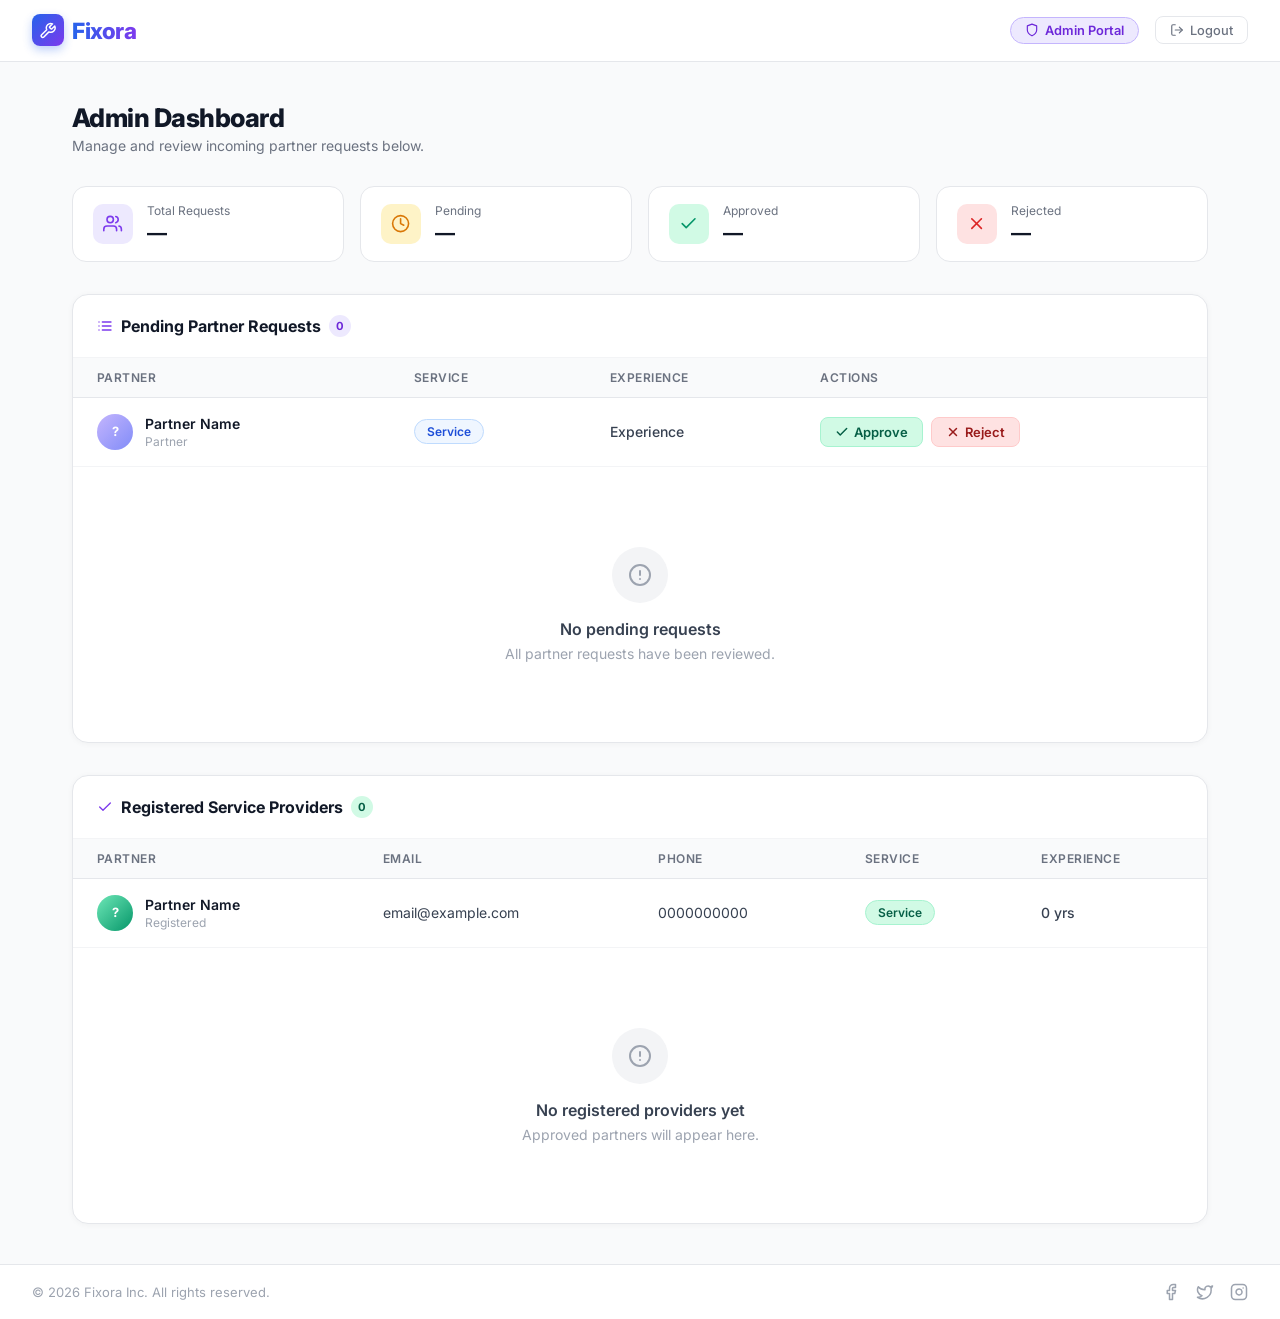
<file: src/main/resources/templates/admin-dashboard.html>
<!DOCTYPE html>
<html lang="en" xmlns:th="http://www.thymeleaf.org">
<head>
  <meta charset="UTF-8" />
  <meta name="viewport" content="width=device-width, initial-scale=1.0" />
  <title>Admin Dashboard — Fixora</title>
  <link href="https://fonts.googleapis.com/css2?family=Inter:wght@400;500;600;700;800&display=swap" rel="stylesheet" />
  <style>
    /* ── Reset ── */
    *, *::before, *::after { box-sizing: border-box; margin: 0; padding: 0; }
    body {
      font-family: 'Inter', -apple-system, BlinkMacSystemFont, sans-serif;
      background: #F9FAFB;
      color: #111827;
      min-height: 100vh;
      display: flex;
      flex-direction: column;
      -webkit-font-smoothing: antialiased;
    }
    a { text-decoration: none; color: inherit; }
    button { cursor: pointer; border: none; background: none; font-family: inherit; }

    /* ── Navbar ── */
    .navbar {
      background: rgba(255, 255, 255, 0.92);
      backdrop-filter: blur(12px);
      -webkit-backdrop-filter: blur(12px);
      border-bottom: 1px solid #E5E7EB;
      padding: 0.9rem 2rem;
      display: flex;
      align-items: center;
      justify-content: space-between;
      position: sticky;
      top: 0;
      z-index: 50;
    }

    .logo {
      display: flex;
      align-items: center;
      gap: 0.5rem;
      cursor: pointer;
    }

    .logo-icon {
      width: 2rem;
      height: 2rem;
      border-radius: 0.5rem;
      background: linear-gradient(135deg, #2563EB, #7C3AED);
      display: flex;
      align-items: center;
      justify-content: center;
      box-shadow: 0 4px 10px rgba(37, 99, 235, 0.3);
    }

    .logo-icon svg {
      width: 1.1rem;
      height: 1.1rem;
      stroke: #fff;
      fill: none;
      stroke-width: 2;
      stroke-linecap: round;
      stroke-linejoin: round;
    }

    .logo-text {
      font-size: 1.4rem;
      font-weight: 800;
      letter-spacing: -0.02em;
      background: linear-gradient(to right, #2563EB, #7C3AED);
      -webkit-background-clip: text;
      -webkit-text-fill-color: transparent;
      background-clip: text;
    }

    .nav-right {
      display: flex;
      align-items: center;
      gap: 1rem;
    }

    .nav-badge {
      display: flex;
      align-items: center;
      gap: 0.375rem;
      padding: 0.3rem 0.875rem;
      border-radius: 9999px;
      background: #EDE9FE;
      border: 1px solid #C4B5FD;
      font-size: 0.8rem;
      font-weight: 600;
      color: #6D28D9;
    }

    .nav-badge svg {
      width: 0.875rem;
      height: 0.875rem;
      stroke: #6D28D9;
      fill: none;
      stroke-width: 2;
      stroke-linecap: round;
      stroke-linejoin: round;
    }

    .nav-logout {
      display: flex;
      align-items: center;
      gap: 0.375rem;
      padding: 0.35rem 0.875rem;
      border-radius: 0.5rem;
      border: 1px solid #E5E7EB;
      background: #fff;
      font-size: 0.8rem;
      font-weight: 500;
      color: #6B7280;
      cursor: pointer;
      transition: border-color 0.2s, color 0.2s;
    }

    .nav-logout:hover { border-color: #EF4444; color: #EF4444; }

    .nav-logout svg {
      width: 0.875rem;
      height: 0.875rem;
      stroke: currentColor;
      fill: none;
      stroke-width: 2;
      stroke-linecap: round;
      stroke-linejoin: round;
    }

    /* ── Page Layout ── */
    .page-wrapper {
      flex: 1;
      padding: 2.5rem 2rem;
      max-width: 1200px;
      width: 100%;
      margin: 0 auto;
    }

    /* ── Page Header ── */
    .page-header {
      display: flex;
      align-items: flex-start;
      justify-content: space-between;
      flex-wrap: wrap;
      gap: 1rem;
      margin-bottom: 2rem;
    }

    .page-title-group {}

    .page-title-group h1 {
      font-size: 1.6rem;
      font-weight: 800;
      color: #111827;
      letter-spacing: -0.02em;
      margin-bottom: 0.25rem;
    }

    .page-title-group p {
      font-size: 0.875rem;
      color: #6B7280;
    }

    /* ── Stats Strip ── */
    .stats-strip {
      display: grid;
      grid-template-columns: repeat(auto-fit, minmax(140px, 1fr));
      gap: 1rem;
      margin-bottom: 2rem;
    }

    .stat-card {
      background: #fff;
      border: 1px solid #E5E7EB;
      border-radius: 0.875rem;
      padding: 1rem 1.25rem;
      display: flex;
      align-items: center;
      gap: 0.875rem;
    }

    .stat-icon {
      width: 2.5rem;
      height: 2.5rem;
      border-radius: 0.625rem;
      display: flex;
      align-items: center;
      justify-content: center;
      flex-shrink: 0;
    }

    .stat-icon svg {
      width: 1.2rem;
      height: 1.2rem;
      fill: none;
      stroke-width: 2;
      stroke-linecap: round;
      stroke-linejoin: round;
    }

    .stat-icon.violet { background: #EDE9FE; }
    .stat-icon.violet svg { stroke: #7C3AED; }
    .stat-icon.amber  { background: #FEF3C7; }
    .stat-icon.amber svg  { stroke: #D97706; }
    .stat-icon.green  { background: #D1FAE5; }
    .stat-icon.green svg  { stroke: #059669; }
    .stat-icon.red    { background: #FEE2E2; }
    .stat-icon.red svg    { stroke: #DC2626; }

    .stat-info {}
    .stat-label {
      font-size: 0.75rem;
      color: #6B7280;
      margin-bottom: 0.2rem;
    }
    .stat-value {
      font-size: 1.25rem;
      font-weight: 700;
      color: #111827;
    }

    /* ── Table Card ── */
    .table-card {
      background: #fff;
      border: 1px solid #E5E7EB;
      border-radius: 1rem;
      overflow: hidden;
      box-shadow: 0 1px 6px rgba(0, 0, 0, 0.04);
    }

    .table-card-header {
      display: flex;
      align-items: center;
      justify-content: space-between;
      padding: 1.25rem 1.5rem;
      border-bottom: 1px solid #F3F4F6;
      flex-wrap: wrap;
      gap: 0.75rem;
    }

    .table-card-header h2 {
      font-size: 1rem;
      font-weight: 700;
      color: #111827;
      display: flex;
      align-items: center;
      gap: 0.5rem;
    }

    .table-card-header h2 svg {
      width: 1rem;
      height: 1rem;
      stroke: #7C3AED;
      fill: none;
      stroke-width: 2;
      stroke-linecap: round;
      stroke-linejoin: round;
    }

    .pending-count {
      display: inline-flex;
      align-items: center;
      justify-content: center;
      min-width: 1.375rem;
      height: 1.375rem;
      border-radius: 9999px;
      background: #EDE9FE;
      color: #6D28D9;
      font-size: 0.7rem;
      font-weight: 700;
      padding: 0 0.4rem;
    }

    /* ── Table ── */
    .table-scroll {
      overflow-x: auto;
      -webkit-overflow-scrolling: touch;
    }

    table {
      width: 100%;
      border-collapse: collapse;
      font-size: 0.875rem;
      min-width: 560px;
    }

    thead tr {
      background: #F9FAFB;
      border-bottom: 1px solid #E5E7EB;
    }

    thead th {
      padding: 0.75rem 1.5rem;
      text-align: left;
      font-size: 0.75rem;
      font-weight: 600;
      color: #6B7280;
      text-transform: uppercase;
      letter-spacing: 0.04em;
      white-space: nowrap;
    }

    tbody tr {
      border-bottom: 1px solid #F3F4F6;
      transition: background 0.15s;
    }

    tbody tr:last-child { border-bottom: none; }
    tbody tr:hover { background: #FAFAFA; }

    tbody td {
      padding: 1rem 1.5rem;
      color: #374151;
      vertical-align: middle;
    }

    /* Name cell */
    .td-name {
      display: flex;
      align-items: center;
      gap: 0.75rem;
    }

    .avatar {
      width: 2.25rem;
      height: 2.25rem;
      border-radius: 50%;
      background: linear-gradient(135deg, #C4B5FD, #818CF8);
      display: flex;
      align-items: center;
      justify-content: center;
      font-size: 0.8rem;
      font-weight: 700;
      color: #fff;
      flex-shrink: 0;
      text-transform: uppercase;
    }

    .td-name-text strong {
      display: block;
      font-weight: 600;
      color: #111827;
      font-size: 0.875rem;
    }

    .td-name-text span {
      font-size: 0.75rem;
      color: #9CA3AF;
    }

    /* Service badge */
    .service-badge {
      display: inline-flex;
      align-items: center;
      gap: 0.3rem;
      padding: 0.25rem 0.75rem;
      border-radius: 9999px;
      font-size: 0.75rem;
      font-weight: 600;
      background: #EFF6FF;
      color: #1D4ED8;
      border: 1px solid #BFDBFE;
      white-space: nowrap;
    }

    /* Experience */
    .exp-text {
      font-size: 0.875rem;
      color: #374151;
      font-weight: 500;
    }

    /* Action buttons */
    .action-cell {
      display: flex;
      align-items: center;
      gap: 0.5rem;
      flex-wrap: wrap;
    }

    .btn {
      display: inline-flex;
      align-items: center;
      gap: 0.3rem;
      padding: 0.4rem 0.875rem;
      border-radius: 0.5rem;
      font-size: 0.8125rem;
      font-weight: 600;
      font-family: inherit;
      cursor: pointer;
      transition: opacity 0.2s, transform 0.15s;
      white-space: nowrap;
    }

    .btn:hover { opacity: 0.88; transform: translateY(-1px); }
    .btn:active { transform: translateY(0); }

    .btn svg {
      width: 0.875rem;
      height: 0.875rem;
      fill: none;
      stroke-width: 2.5;
      stroke-linecap: round;
      stroke-linejoin: round;
    }

    /* Approve */
    .btn-approve {
      background: #D1FAE5;
      color: #065F46;
      border: 1px solid #A7F3D0;
    }
    .btn-approve svg { stroke: #065F46; }
    .btn-approve:hover { background: #A7F3D0; }

    /* Reject */
    .btn-reject {
      background: #FEE2E2;
      color: #991B1B;
      border: 1px solid #FECACA;
    }
    .btn-reject svg { stroke: #991B1B; }
    .btn-reject:hover { background: #FECACA; }

    /* ── Empty State ── */
    .empty-state {
      text-align: center;
      padding: 4rem 2rem;
    }

    .empty-icon {
      width: 3.5rem;
      height: 3.5rem;
      border-radius: 50%;
      background: #F3F4F6;
      display: flex;
      align-items: center;
      justify-content: center;
      margin: 0 auto 1rem;
    }

    .empty-icon svg {
      width: 1.5rem;
      height: 1.5rem;
      stroke: #9CA3AF;
      fill: none;
      stroke-width: 2;
      stroke-linecap: round;
      stroke-linejoin: round;
    }

    .empty-state h3 {
      font-size: 1rem;
      font-weight: 600;
      color: #374151;
      margin-bottom: 0.375rem;
    }

    .empty-state p {
      font-size: 0.875rem;
      color: #9CA3AF;
    }

    /* ── Footer ── */
    footer {
      background: #fff;
      border-top: 1px solid #E5E7EB;
      padding: 1.125rem 2rem;
      display: flex;
      align-items: center;
      justify-content: space-between;
      flex-wrap: wrap;
      gap: 0.75rem;
    }

    .footer-copy {
      font-size: 0.8125rem;
      color: #9CA3AF;
    }

    .footer-socials {
      display: flex;
      gap: 1rem;
    }

    .footer-socials svg {
      width: 1.125rem;
      height: 1.125rem;
      stroke: #9CA3AF;
      fill: none;
      stroke-width: 2;
      stroke-linecap: round;
      stroke-linejoin: round;
      cursor: pointer;
      transition: stroke 0.2s;
    }

    .footer-socials svg:hover { stroke: #7C3AED; }

    /* ── Responsive ── */
    @media (max-width: 640px) {
      .navbar { padding: 0.875rem 1rem; }
      .page-wrapper { padding: 1.5rem 1rem; }
      .page-header { flex-direction: column; }
      footer { padding: 1rem; justify-content: center; text-align: center; }
      .nav-logout span { display: none; }
    }
  </style>
</head>
<body>

  <!-- ── Navbar ── -->
  <nav class="navbar">
    <a class="logo" href="/">
      <div class="logo-icon">
        <!-- Wrench icon -->
        <svg viewBox="0 0 24 24">
          <path d="M14.7 6.3a1 1 0 0 0 0 1.4l1.6 1.6a1 1 0 0 0 1.4 0l3.77-3.77a6 6 0 0 1-7.94 7.94l-6.91 6.91a2.12 2.12 0 0 1-3-3l6.91-6.91a6 6 0 0 1 7.94-7.94l-3.76 3.76z"/>
        </svg>
      </div>
      <span class="logo-text">Fixora</span>
    </a>

    <div class="nav-right">
      <div class="nav-badge">
        <!-- Shield icon -->
        <svg viewBox="0 0 24 24">
          <path d="M12 22s8-4 8-10V5l-8-3-8 3v7c0 6 8 10 8 10z"/>
        </svg>
        Admin Portal
      </div>
      <a class="nav-logout" href="/admin/logout">
        <!-- Logout icon -->
        <svg viewBox="0 0 24 24">
          <path d="M9 21H5a2 2 0 0 1-2-2V5a2 2 0 0 1 2-2h4"/>
          <polyline points="16 17 21 12 16 7"/>
          <line x1="21" y1="12" x2="9" y2="12"/>
        </svg>
        <span>Logout</span>
      </a>
    </div>
  </nav>

  <!-- ── Page Content ── -->
  <div class="page-wrapper">

    <!-- Page Header -->
    <div class="page-header">
      <div class="page-title-group">
        <h1>Admin Dashboard</h1>
        <p>Manage and review incoming partner requests below.</p>
      </div>
    </div>

    <!-- Stats Strip -->
    <div class="stats-strip">
      <div class="stat-card">
        <div class="stat-icon violet">
          <svg viewBox="0 0 24 24"><path d="M17 21v-2a4 4 0 0 0-4-4H5a4 4 0 0 0-4 4v2"/><circle cx="9" cy="7" r="4"/><path d="M23 21v-2a4 4 0 0 0-3-3.87"/><path d="M16 3.13a4 4 0 0 1 0 7.75"/></svg>
        </div>
        <div class="stat-info">
          <p class="stat-label">Total Requests</p>
          <p class="stat-value">—</p>
        </div>
      </div>
      <div class="stat-card">
        <div class="stat-icon amber">
          <svg viewBox="0 0 24 24"><circle cx="12" cy="12" r="10"/><polyline points="12 6 12 12 16 14"/></svg>
        </div>
        <div class="stat-info">
          <p class="stat-label">Pending</p>
          <p class="stat-value">—</p>
        </div>
      </div>
      <div class="stat-card">
        <div class="stat-icon green">
          <svg viewBox="0 0 24 24"><polyline points="20 6 9 17 4 12"/></svg>
        </div>
        <div class="stat-info">
          <p class="stat-label">Approved</p>
          <p class="stat-value">—</p>
        </div>
      </div>
      <div class="stat-card">
        <div class="stat-icon red">
          <svg viewBox="0 0 24 24"><line x1="18" y1="6" x2="6" y2="18"/><line x1="6" y1="6" x2="18" y2="18"/></svg>
        </div>
        <div class="stat-info">
          <p class="stat-label">Rejected</p>
          <p class="stat-value">—</p>
        </div>
      </div>
    </div>

    <!-- Table Card -->
    <div class="table-card">
      <div class="table-card-header">
        <h2>
          <!-- List icon -->
          <svg viewBox="0 0 24 24">
            <line x1="8" y1="6" x2="21" y2="6"/><line x1="8" y1="12" x2="21" y2="12"/>
            <line x1="8" y1="18" x2="21" y2="18"/><line x1="3" y1="6" x2="3.01" y2="6"/>
            <line x1="3" y1="12" x2="3.01" y2="12"/><line x1="3" y1="18" x2="3.01" y2="18"/>
          </svg>
          Pending Partner Requests
          <span class="pending-count" th:text="${#lists.size(requests)}">0</span>
        </h2>
      </div>

      <div class="table-scroll">
        <table>
          <thead>
            <tr>
              <th>Partner</th>
              <th>Service</th>
              <th>Experience</th>
              <th>Actions</th>
            </tr>
          </thead>
          <tbody>

            <!-- ── Thymeleaf loop — all th: attributes preserved exactly ── -->
            <tr th:each="req : ${requests}">

              <!-- Name with avatar initials -->
              <td>
                <div class="td-name">
                  <div class="avatar" th:text="${#strings.substring(req.name, 0, 1)}">?</div>
                  <div class="td-name-text">
                    <strong th:text="${req.name}">Partner Name</strong>
                    <span>Partner</span>
                  </div>
                </div>
              </td>

              <!-- Service type badge -->
              <td>
                <span class="service-badge" th:text="${req.serviceType}">Service</span>
              </td>

              <!-- Experience -->
              <td>
                <span class="exp-text" th:text="${req.experience}">Experience</span>
              </td>

              <!-- Action buttons — th:href preserved exactly -->
              <td>
                <div class="action-cell">
                  <a class="btn btn-approve"
                     th:href="@{/admin/approve/{id}(id=${req.id})}">
                    <!-- Check icon -->
                    <svg viewBox="0 0 24 24"><polyline points="20 6 9 17 4 12"/></svg>
                    Approve
                  </a>
                  <a class="btn btn-reject"
                     th:href="@{/admin/reject/{id}(id=${req.id})}">
                    <!-- X icon -->
                    <svg viewBox="0 0 24 24"><line x1="18" y1="6" x2="6" y2="18"/><line x1="6" y1="6" x2="18" y2="18"/></svg>
                    Reject
                  </a>
                </div>
              </td>
            </tr>
            <!-- ── End Thymeleaf loop ── -->

            <!-- Empty state row (shown only when no requests exist) -->
            <tr th:if="${#lists.isEmpty(requests)}">
              <td colspan="4">
                <div class="empty-state">
                  <div class="empty-icon">
                    <svg viewBox="0 0 24 24"><circle cx="12" cy="12" r="10"/><line x1="12" y1="8" x2="12" y2="12"/><line x1="12" y1="16" x2="12.01" y2="16"/></svg>
                  </div>
                  <h3>No pending requests</h3>
                  <p>All partner requests have been reviewed.</p>
                </div>
              </td>
            </tr>

          </tbody>
        </table>
      </div>
    </div>
    <!-- ── Registered Service Providers Table ── -->
<div class="table-card" style="margin-top: 2rem;">
  <div class="table-card-header">
    <h2>
      <svg viewBox="0 0 24 24">
        <polyline points="20 6 9 17 4 12"/>
      </svg>
      Registered Service Providers
      <span class="pending-count" 
            style="background:#D1FAE5; color:#065F46;"
            th:text="${#lists.size(partners)}">0</span>
    </h2>
  </div>

  <div class="table-scroll">
    <table>
      <thead>
        <tr>
          <th>Partner</th>
          <th>Email</th>
          <th>Phone</th>
          <th>Service</th>
          <th>Experience</th>
        </tr>
      </thead>
      <tbody>

        <tr th:each="partner : ${partners}">

          <!-- Name with avatar -->
          <td>
            <div class="td-name">
              <div class="avatar" 
                   style="background: linear-gradient(135deg, #6EE7B7, #059669);"
                   th:text="${#strings.substring(partner.name, 0, 1)}">?</div>
              <div class="td-name-text">
                <strong th:text="${partner.name}">Partner Name</strong>
                <span>Registered</span>
              </div>
            </div>
          </td>

          <!-- Email -->
          <td th:text="${partner.email}">email@example.com</td>

          <!-- Phone -->
          <td th:text="${partner.phone}">0000000000</td>

          <!-- Service badge -->
          <td>
            <span class="service-badge" 
                  style="background:#D1FAE5; color:#065F46; border-color:#A7F3D0;"
                  th:text="${partner.serviceType}">Service</span>
          </td>

          <!-- Experience -->
          <td>
            <span class="exp-text" 
                  th:text="${partner.experience} + ' yrs'">0 yrs</span>
          </td>

        </tr>

        <!-- Empty state -->
        <tr th:if="${#lists.isEmpty(partners)}">
          <td colspan="5">
            <div class="empty-state">
              <div class="empty-icon">
                <svg viewBox="0 0 24 24">
                  <circle cx="12" cy="12" r="10"/>
                  <line x1="12" y1="8" x2="12" y2="12"/>
                  <line x1="12" y1="16" x2="12.01" y2="16"/>
                </svg>
              </div>
              <h3>No registered providers yet</h3>
              <p>Approved partners will appear here.</p>
            </div>
          </td>
        </tr>

      </tbody>
    </table>
  </div>
</div>

  </div><!-- end .page-wrapper -->

  <!-- ── Footer ── -->
  <footer>
    <span class="footer-copy">© <script>document.write(new Date().getFullYear())</script> Fixora Inc. All rights reserved.</span>
    <div class="footer-socials">
      <!-- Facebook -->
      <svg viewBox="0 0 24 24" title="Facebook">
        <path d="M18 2h-3a5 5 0 0 0-5 5v3H7v4h3v8h4v-8h3l1-4h-4V7a1 1 0 0 1 1-1h3z"/>
      </svg>
      <!-- Twitter -->
      <svg viewBox="0 0 24 24" title="Twitter">
        <path d="M22 4s-.7 2.1-2 3.4c1.6 10-9.4 17.3-18 11.6 2.2.1 4.4-.6 6-2C3 15.5.5 9.6 3 5c2.2 2.6 5.6 4.1 9 4-.9-4.2 4-6.6 7-3.8 1.1 0 3-1.2 3-1.2z"/>
      </svg>
      <!-- Instagram -->
      <svg viewBox="0 0 24 24" title="Instagram">
        <rect x="2" y="2" width="20" height="20" rx="5" ry="5"/>
        <path d="M16 11.37A4 4 0 1 1 12.63 8 4 4 0 0 1 16 11.37z"/>
        <line x1="17.5" y1="6.5" x2="17.51" y2="6.5"/>
      </svg>
    </div>
  </footer>

</body>
</html>
</file>
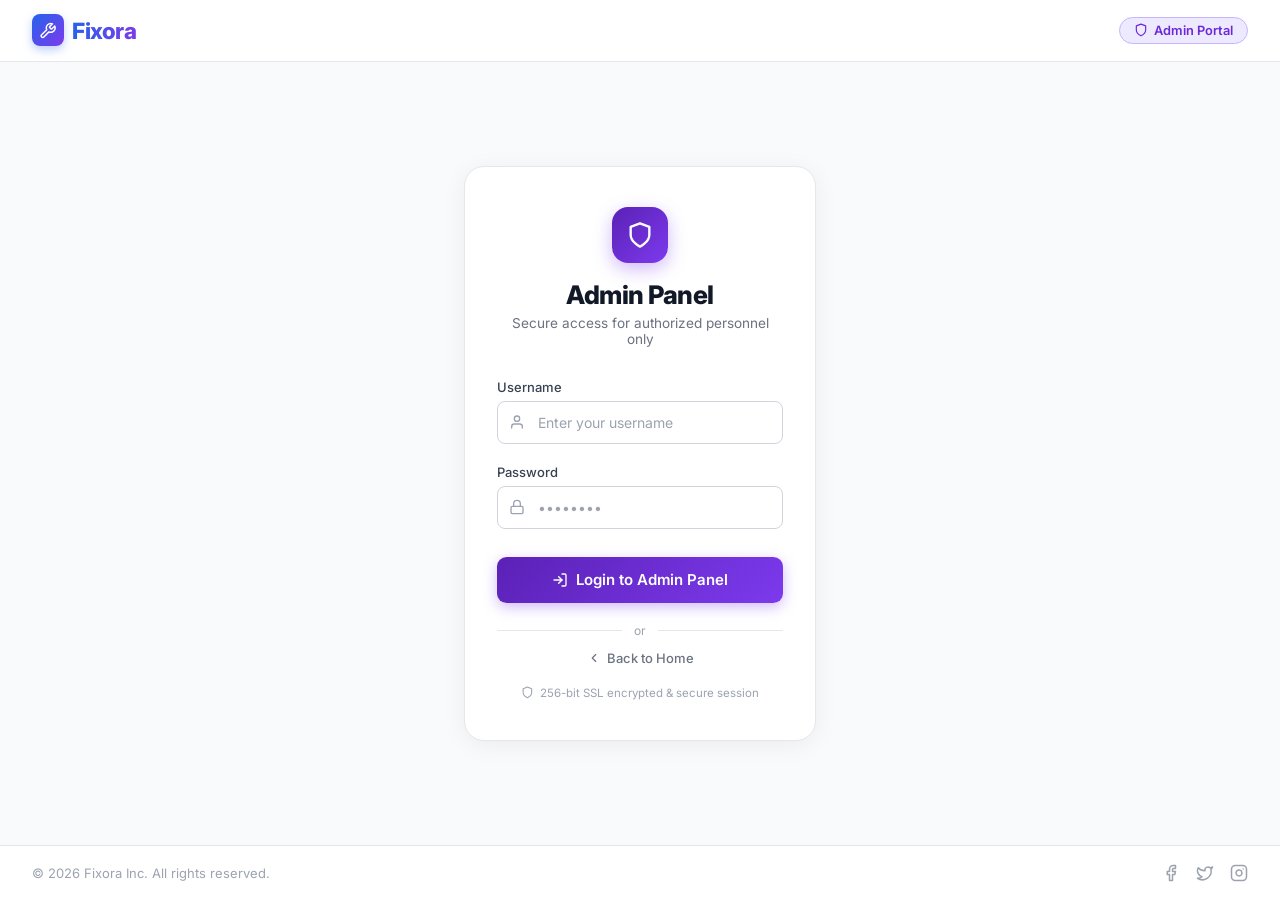
<file: src/main/resources/templates/admin-login.html>
<!DOCTYPE html>
<html lang="en">
<head>
  <meta charset="UTF-8" />
  <meta name="viewport" content="width=device-width, initial-scale=1.0" />
  <title>Admin Login — Fixora</title>
  <link href="https://fonts.googleapis.com/css2?family=Inter:wght@400;500;600;700;800&display=swap" rel="stylesheet" />
  <style>
    /* ── Reset ── */
    *, *::before, *::after { box-sizing: border-box; margin: 0; padding: 0; }
    body {
      font-family: 'Inter', -apple-system, BlinkMacSystemFont, sans-serif;
      background: #F9FAFB;
      color: #111827;
      min-height: 100vh;
      display: flex;
      flex-direction: column;
      -webkit-font-smoothing: antialiased;
    }
    a { text-decoration: none; color: inherit; }
    button { cursor: pointer; border: none; background: none; font-family: inherit; }
 
    /* ── Navbar ── */
    .navbar {
      background: rgba(255, 255, 255, 0.92);
      backdrop-filter: blur(12px);
      -webkit-backdrop-filter: blur(12px);
      border-bottom: 1px solid #E5E7EB;
      padding: 0.9rem 2rem;
      display: flex;
      align-items: center;
      justify-content: space-between;
      position: sticky;
      top: 0;
      z-index: 50;
    }
 
    .logo {
      display: flex;
      align-items: center;
      gap: 0.5rem;
      cursor: pointer;
    }
 
    .logo-icon {
      width: 2rem;
      height: 2rem;
      border-radius: 0.5rem;
      background: linear-gradient(135deg, #2563EB, #7C3AED);
      display: flex;
      align-items: center;
      justify-content: center;
      box-shadow: 0 4px 10px rgba(37, 99, 235, 0.3);
    }
 
    .logo-icon svg {
      width: 1.1rem;
      height: 1.1rem;
      stroke: #fff;
      fill: none;
      stroke-width: 2;
      stroke-linecap: round;
      stroke-linejoin: round;
    }
 
    .logo-text {
      font-size: 1.4rem;
      font-weight: 800;
      letter-spacing: -0.02em;
      background: linear-gradient(to right, #2563EB, #7C3AED);
      -webkit-background-clip: text;
      -webkit-text-fill-color: transparent;
      background-clip: text;
    }
 
    .nav-badge {
      display: flex;
      align-items: center;
      gap: 0.375rem;
      padding: 0.3rem 0.875rem;
      border-radius: 9999px;
      background: #EDE9FE;
      border: 1px solid #C4B5FD;
      font-size: 0.8rem;
      font-weight: 600;
      color: #6D28D9;
    }
 
    .nav-badge svg {
      width: 0.875rem;
      height: 0.875rem;
      stroke: #6D28D9;
      fill: none;
      stroke-width: 2;
      stroke-linecap: round;
      stroke-linejoin: round;
    }
 
    /* ── Main Content ── */
    main {
      flex: 1;
      display: flex;
      align-items: center;
      justify-content: center;
      padding: 3rem 1rem;
    }
 
    /* ── Auth Card ── */
    .auth-card {
      background: #fff;
      border: 1px solid #E5E7EB;
      border-radius: 1.25rem;
      padding: 2.5rem 2rem;
      width: 100%;
      max-width: 22rem;
      box-shadow: 0 4px 24px rgba(0, 0, 0, 0.06);
    }
 
    .card-header {
      text-align: center;
      margin-bottom: 2rem;
    }
 
    .admin-icon {
      width: 3.5rem;
      height: 3.5rem;
      border-radius: 1rem;
      background: linear-gradient(135deg, #5B21B6, #7C3AED);
      display: flex;
      align-items: center;
      justify-content: center;
      margin: 0 auto 1rem;
      box-shadow: 0 6px 18px rgba(124, 58, 237, 0.35);
    }
 
    .admin-icon svg {
      width: 1.75rem;
      height: 1.75rem;
      stroke: #fff;
      fill: none;
      stroke-width: 2;
      stroke-linecap: round;
      stroke-linejoin: round;
    }
 
    .card-header h2 {
      font-size: 1.6rem;
      font-weight: 800;
      color: #111827;
      letter-spacing: -0.02em;
      margin-bottom: 0.3rem;
    }
 
    .card-header p {
      font-size: 0.85rem;
      color: #6B7280;
    }
 
    /* ── Form ── */
    .auth-form {
      display: flex;
      flex-direction: column;
      gap: 1.25rem;
    }
 
    .field-group {
      display: flex;
      flex-direction: column;
      gap: 0.375rem;
    }
 
    .field-group label {
      font-size: 0.8125rem;
      font-weight: 500;
      color: #374151;
    }
 
    .input-wrap {
      position: relative;
    }
 
    .input-icon {
      position: absolute;
      top: 50%;
      left: 0.75rem;
      transform: translateY(-50%);
      width: 1rem;
      height: 1rem;
      stroke: #9CA3AF;
      fill: none;
      stroke-width: 2;
      stroke-linecap: round;
      stroke-linejoin: round;
      pointer-events: none;
    }
 
    .input-wrap input {
      width: 100%;
      padding: 0.75rem 0.75rem 0.75rem 2.5rem;
      border: 1px solid #D1D5DB;
      border-radius: 0.5rem;
      font-size: 0.875rem;
      font-family: inherit;
      color: #111827;
      background: #fff;
      outline: none;
      transition: border-color 0.2s, box-shadow 0.2s;
    }
 
    .input-wrap input::placeholder { color: #9CA3AF; }
 
    .input-wrap input:focus {
      border-color: #7C3AED;
      box-shadow: 0 0 0 3px rgba(124, 58, 237, 0.12);
    }
 
    /* ── Submit Button ── */
    .btn-submit {
      width: 100%;
      padding: 0.85rem 1rem;
      background: linear-gradient(135deg, #5B21B6, #7C3AED);
      color: #fff;
      border: none;
      border-radius: 0.6rem;
      font-size: 0.9375rem;
      font-weight: 600;
      font-family: inherit;
      cursor: pointer;
      display: flex;
      align-items: center;
      justify-content: center;
      gap: 0.5rem;
      box-shadow: 0 4px 14px rgba(124, 58, 237, 0.35);
      transition: opacity 0.2s, transform 0.2s;
      margin-top: 0.5rem;
    }
 
    .btn-submit:hover {
      opacity: 0.9;
      transform: translateY(-1px);
    }
 
    .btn-submit:active {
      transform: translateY(0);
    }
 
    .btn-submit svg {
      width: 1rem;
      height: 1rem;
      stroke: #fff;
      fill: none;
      stroke-width: 2;
      stroke-linecap: round;
      stroke-linejoin: round;
    }
 
    /* ── Divider ── */
    .divider {
      display: flex;
      align-items: center;
      gap: 0.75rem;
      margin: 1.25rem 0 0.75rem;
    }
 
    .divider-line {
      flex: 1;
      height: 1px;
      background: #E5E7EB;
    }
 
    .divider span {
      font-size: 0.75rem;
      color: #9CA3AF;
    }
 
    /* ── Back Link ── */
    .back-link {
      display: flex;
      align-items: center;
      justify-content: center;
      gap: 0.375rem;
      font-size: 0.8125rem;
      font-weight: 500;
      color: #6B7280;
      transition: color 0.2s;
      cursor: pointer;
    }
 
    .back-link:hover { color: #2563EB; }
 
    .back-link svg {
      width: 0.875rem;
      height: 0.875rem;
      stroke: currentColor;
      fill: none;
      stroke-width: 2;
      stroke-linecap: round;
      stroke-linejoin: round;
    }
 
    /* ── Secure Note ── */
    .secure-note {
      display: flex;
      align-items: center;
      justify-content: center;
      gap: 0.375rem;
      font-size: 0.72rem;
      color: #9CA3AF;
      margin-top: 1.25rem;
    }
 
    .secure-note svg {
      width: 0.8rem;
      height: 0.8rem;
      stroke: #9CA3AF;
      fill: none;
      stroke-width: 2;
      stroke-linecap: round;
      stroke-linejoin: round;
    }
 
    /* ── Footer ── */
    footer {
      background: #fff;
      border-top: 1px solid #E5E7EB;
      padding: 1.125rem 2rem;
      display: flex;
      align-items: center;
      justify-content: space-between;
      flex-wrap: wrap;
      gap: 0.75rem;
    }
 
    .footer-copy {
      font-size: 0.8125rem;
      color: #9CA3AF;
    }
 
    .footer-socials {
      display: flex;
      gap: 1rem;
    }
 
    .footer-socials svg {
      width: 1.125rem;
      height: 1.125rem;
      stroke: #9CA3AF;
      fill: none;
      stroke-width: 2;
      stroke-linecap: round;
      stroke-linejoin: round;
      cursor: pointer;
      transition: stroke 0.2s;
    }
 
    .footer-socials svg:hover { stroke: #7C3AED; }
 
    /* ── Responsive ── */
    @media (max-width: 480px) {
      .navbar { padding: 0.875rem 1rem; }
      .auth-card { padding: 2rem 1.25rem; }
      footer { padding: 1rem; justify-content: center; text-align: center; }
    }
  </style>
</head>
<body>
 
  <!-- ── Navbar ── -->
  <nav class="navbar">
    <a class="logo" href="/">
      <div class="logo-icon">
        <!-- Wrench icon -->
        <svg viewBox="0 0 24 24">
          <path d="M14.7 6.3a1 1 0 0 0 0 1.4l1.6 1.6a1 1 0 0 0 1.4 0l3.77-3.77a6 6 0 0 1-7.94 7.94l-6.91 6.91a2.12 2.12 0 0 1-3-3l6.91-6.91a6 6 0 0 1 7.94-7.94l-3.76 3.76z"/>
        </svg>
      </div>
      <span class="logo-text">Fixora</span>
    </a>
 
    <div class="nav-badge">
      <!-- Shield icon -->
      <svg viewBox="0 0 24 24">
        <path d="M12 22s8-4 8-10V5l-8-3-8 3v7c0 6 8 10 8 10z"/>
      </svg>
      Admin Portal
    </div>
  </nav>
 
  <!-- ── Main ── -->
  <main>
    <div class="auth-card">
 
      <!-- Card Header -->
      <div class="card-header">
        <div class="admin-icon">
          <svg viewBox="0 0 24 24">
            <path d="M12 22s8-4 8-10V5l-8-3-8 3v7c0 6 8 10 8 10z"/>
          </svg>
        </div>
        <h2>Admin Panel</h2>
        <p>Secure access for authorized personnel only</p>
      </div>
 
      <!-- Form -->
      <form class="auth-form" action="/admin/login" method="post">
 
        <div class="field-group">
          <label for="username">Username</label>
          <div class="input-wrap">
            <!-- User icon -->
            <svg class="input-icon" viewBox="0 0 24 24">
              <path d="M20 21v-2a4 4 0 0 0-4-4H8a4 4 0 0 0-4 4v2"/>
              <circle cx="12" cy="7" r="4"/>
            </svg>
            <input
              type="text"
              id="username"
              name="username"
              placeholder="Enter your username"
              required
            />
          </div>
        </div>
 
        <div class="field-group">
          <label for="password">Password</label>
          <div class="input-wrap">
            <!-- Lock icon -->
            <svg class="input-icon" viewBox="0 0 24 24">
              <rect x="3" y="11" width="18" height="11" rx="2" ry="2"/>
              <path d="M7 11V7a5 5 0 0 1 10 0v4"/>
            </svg>
            <input
              type="password"
              id="password"
              name="password"
              placeholder="••••••••"
              required
            />
          </div>
        </div>
 
        <button type="submit" class="btn-submit">
          <!-- Login arrow icon -->
          <svg viewBox="0 0 24 24">
            <path d="M15 3h4a2 2 0 0 1 2 2v14a2 2 0 0 1-2 2h-4"/>
            <polyline points="10 17 15 12 10 7"/>
            <line x1="15" y1="12" x2="3" y2="12"/>
          </svg>
          Login to Admin Panel
        </button>
 
      </form>
 
      <!-- Divider -->
      <div class="divider">
        <div class="divider-line"></div>
        <span>or</span>
        <div class="divider-line"></div>
      </div>
 
      <!-- Back link -->
      <a class="back-link" href="/">
        <svg viewBox="0 0 24 24">
          <polyline points="15 18 9 12 15 6"/>
        </svg>
        Back to Home
      </a>
 
      <!-- Secure note -->
      <div class="secure-note">
        <svg viewBox="0 0 24 24">
          <path d="M12 22s8-4 8-10V5l-8-3-8 3v7c0 6 8 10 8 10z"/>
        </svg>
        256-bit SSL encrypted &amp; secure session
      </div>
 
    </div>
  </main>
 
  <!-- ── Footer ── -->
  <footer>
    <span class="footer-copy">© <script>document.write(new Date().getFullYear())</script> Fixora Inc. All rights reserved.</span>
    <div class="footer-socials">
      <!-- Facebook -->
      <svg viewBox="0 0 24 24" title="Facebook">
        <path d="M18 2h-3a5 5 0 0 0-5 5v3H7v4h3v8h4v-8h3l1-4h-4V7a1 1 0 0 1 1-1h3z"/>
      </svg>
      <!-- Twitter -->
      <svg viewBox="0 0 24 24" title="Twitter">
        <path d="M22 4s-.7 2.1-2 3.4c1.6 10-9.4 17.3-18 11.6 2.2.1 4.4-.6 6-2C3 15.5.5 9.6 3 5c2.2 2.6 5.6 4.1 9 4-.9-4.2 4-6.6 7-3.8 1.1 0 3-1.2 3-1.2z"/>
      </svg>
      <!-- Instagram -->
      <svg viewBox="0 0 24 24" title="Instagram">
        <rect x="2" y="2" width="20" height="20" rx="5" ry="5"/>
        <path d="M16 11.37A4 4 0 1 1 12.63 8 4 4 0 0 1 16 11.37z"/>
        <line x1="17.5" y1="6.5" x2="17.51" y2="6.5"/>
      </svg>
    </div>
  </footer>
 
</body>
</html>
</file>
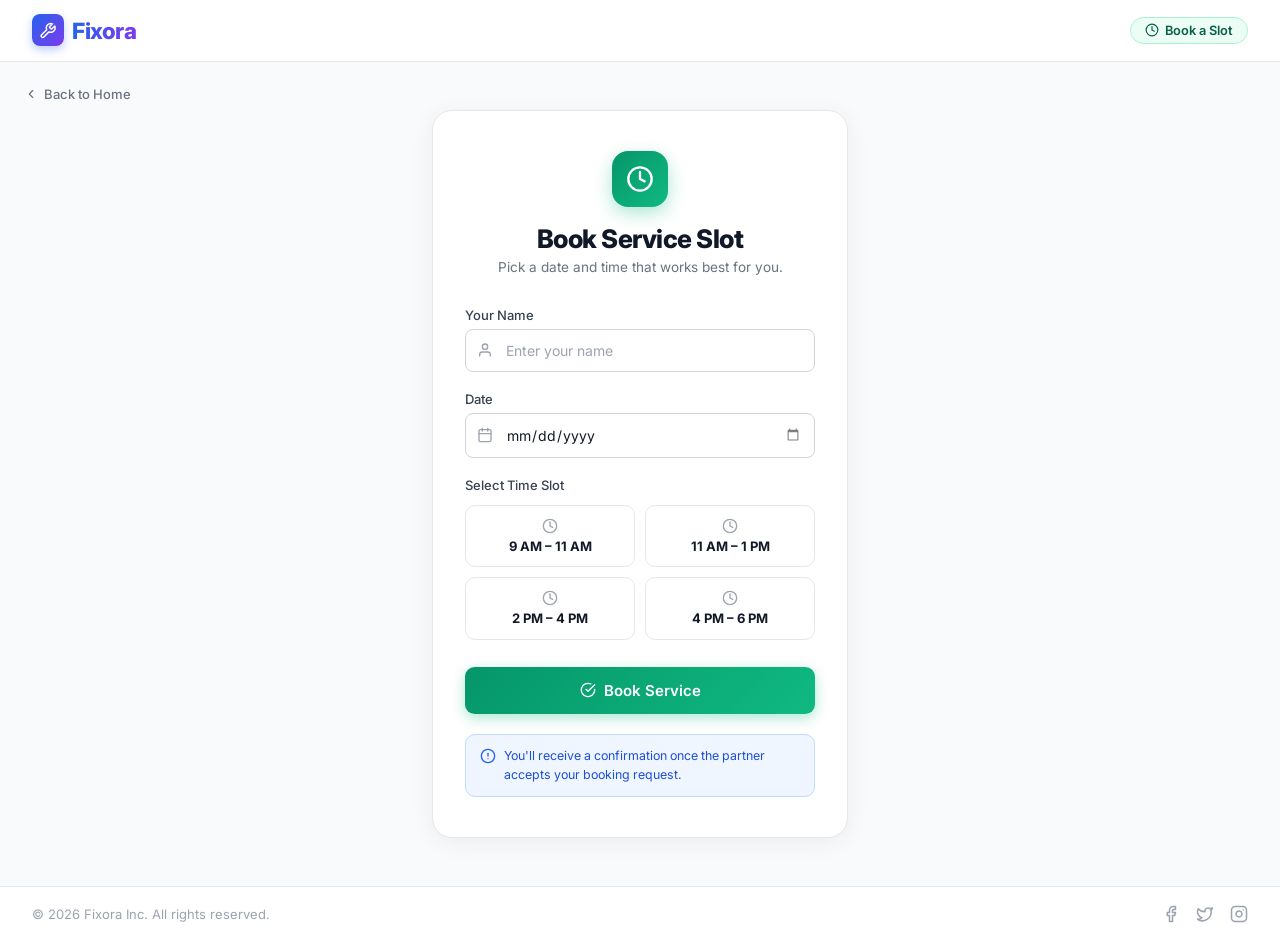
<file: src/main/resources/templates/booking-form.html>
<!DOCTYPE html>
<html lang="en" xmlns:th="http://www.thymeleaf.org">
<head>
  <meta charset="UTF-8" />
  <meta name="viewport" content="width=device-width, initial-scale=1.0" />
  <title>Book Service Slot — Fixora</title>
  <link href="https://fonts.googleapis.com/css2?family=Inter:wght@400;500;600;700;800&display=swap" rel="stylesheet" />
  <style>
    /* ── Reset ── */
    *, *::before, *::after { box-sizing: border-box; margin: 0; padding: 0; }
    body {
      font-family: 'Inter', -apple-system, BlinkMacSystemFont, sans-serif;
      background: #F9FAFB;
      color: #111827;
      min-height: 100vh;
      display: flex;
      flex-direction: column;
      -webkit-font-smoothing: antialiased;
    }
    a { text-decoration: none; color: inherit; }
    button { cursor: pointer; border: none; background: none; font-family: inherit; }

    /* ── Navbar ── */
    .navbar {
      background: rgba(255, 255, 255, 0.92);
      backdrop-filter: blur(12px);
      -webkit-backdrop-filter: blur(12px);
      border-bottom: 1px solid #E5E7EB;
      padding: 0.9rem 2rem;
      display: flex;
      align-items: center;
      justify-content: space-between;
      position: sticky;
      top: 0;
      z-index: 50;
    }

    .logo {
      display: flex;
      align-items: center;
      gap: 0.5rem;
      cursor: pointer;
    }

    .logo-icon {
      width: 2rem;
      height: 2rem;
      border-radius: 0.5rem;
      background: linear-gradient(135deg, #2563EB, #7C3AED);
      display: flex;
      align-items: center;
      justify-content: center;
      box-shadow: 0 4px 10px rgba(37, 99, 235, 0.3);
    }

    .logo-icon svg {
      width: 1.1rem;
      height: 1.1rem;
      stroke: #fff;
      fill: none;
      stroke-width: 2;
      stroke-linecap: round;
      stroke-linejoin: round;
    }

    .logo-text {
      font-size: 1.4rem;
      font-weight: 800;
      letter-spacing: -0.02em;
      background: linear-gradient(to right, #2563EB, #7C3AED);
      -webkit-background-clip: text;
      -webkit-text-fill-color: transparent;
      background-clip: text;
    }

    .nav-badge {
      display: flex;
      align-items: center;
      gap: 0.375rem;
      padding: 0.3rem 0.875rem;
      border-radius: 9999px;
      background: #ECFDF5;
      border: 1px solid #A7F3D0;
      font-size: 0.8rem;
      font-weight: 600;
      color: #065F46;
    }

    .nav-badge svg {
      width: 0.875rem;
      height: 0.875rem;
      stroke: #065F46;
      fill: none;
      stroke-width: 2;
      stroke-linecap: round;
      stroke-linejoin: round;
    }

    /* ── Main ── */
    main {
      flex: 1;
      display: flex;
      align-items: center;
      justify-content: center;
      padding: 3rem 1rem;
      position: relative;
    }

    /* ── Back Link ── */
    .back-link {
      display: flex;
      align-items: center;
      gap: 0.375rem;
      font-size: 0.8125rem;
      font-weight: 500;
      color: #6B7280;
      transition: color 0.2s;
      position: absolute;
      top: 1.5rem;
      left: 1.5rem;
    }

    .back-link:hover { color: #2563EB; }

    .back-link svg {
      width: 0.875rem;
      height: 0.875rem;
      stroke: currentColor;
      fill: none;
      stroke-width: 2;
      stroke-linecap: round;
      stroke-linejoin: round;
    }

    /* ── Booking Card ── */
    .booking-card {
      background: #fff;
      border: 1px solid #E5E7EB;
      border-radius: 1.25rem;
      padding: 2.5rem 2rem;
      width: 100%;
      max-width: 26rem;
      box-shadow: 0 4px 24px rgba(0, 0, 0, 0.06);
    }

    /* ── Card Header ── */
    .card-header {
      text-align: center;
      margin-bottom: 2rem;
    }

    .booking-icon {
      width: 3.5rem;
      height: 3.5rem;
      border-radius: 1rem;
      background: linear-gradient(135deg, #059669, #10B981);
      display: flex;
      align-items: center;
      justify-content: center;
      margin: 0 auto 1rem;
      box-shadow: 0 6px 18px rgba(16, 185, 129, 0.35);
    }

    .booking-icon svg {
      width: 1.75rem;
      height: 1.75rem;
      stroke: #fff;
      fill: none;
      stroke-width: 2;
      stroke-linecap: round;
      stroke-linejoin: round;
    }

    .card-header h2 {
      font-size: 1.6rem;
      font-weight: 800;
      color: #111827;
      letter-spacing: -0.02em;
      margin-bottom: 0.3rem;
    }

    .card-header p {
      font-size: 0.85rem;
      color: #6B7280;
    }

    /* ── Form ── */
    .booking-form {
      display: flex;
      flex-direction: column;
      gap: 1.2rem;
    }

    .field-group {
      display: flex;
      flex-direction: column;
      gap: 0.375rem;
    }

    .field-group label {
      font-size: 0.8125rem;
      font-weight: 500;
      color: #374151;
    }

    /* ── Input Wrap ── */
    .input-wrap {
      position: relative;
    }

    .input-icon {
      position: absolute;
      top: 50%;
      left: 0.75rem;
      transform: translateY(-50%);
      width: 1rem;
      height: 1rem;
      stroke: #9CA3AF;
      fill: none;
      stroke-width: 2;
      stroke-linecap: round;
      stroke-linejoin: round;
      pointer-events: none;
    }

    .input-wrap input {
      width: 100%;
      padding: 0.75rem 0.75rem 0.75rem 2.5rem;
      border: 1px solid #D1D5DB;
      border-radius: 0.5rem;
      font-size: 0.875rem;
      font-family: inherit;
      color: #111827;
      background: #fff;
      outline: none;
      transition: border-color 0.2s, box-shadow 0.2s;
    }

    .input-wrap input::placeholder { color: #9CA3AF; }

    .input-wrap input:focus {
      border-color: #10B981;
      box-shadow: 0 0 0 3px rgba(16, 185, 129, 0.12);
    }

    .input-wrap input[type="date"]::-webkit-calendar-picker-indicator {
      opacity: 0.5;
      cursor: pointer;
    }

    /* ── Select Wrap ── */
    .select-wrap {
      position: relative;
    }

    .select-wrap select {
      width: 100%;
      padding: 0.75rem 2.25rem 0.75rem 2.5rem;
      border: 1px solid #D1D5DB;
      border-radius: 0.5rem;
      font-size: 0.875rem;
      font-family: inherit;
      color: #111827;
      background: #fff;
      outline: none;
      transition: border-color 0.2s, box-shadow 0.2s;
      appearance: none;
      -webkit-appearance: none;
      cursor: pointer;
    }

    .select-wrap select:focus {
      border-color: #10B981;
      box-shadow: 0 0 0 3px rgba(16, 185, 129, 0.12);
    }

    .select-icon-left {
      position: absolute;
      top: 50%;
      left: 0.75rem;
      transform: translateY(-50%);
      width: 1rem;
      height: 1rem;
      stroke: #9CA3AF;
      fill: none;
      stroke-width: 2;
      stroke-linecap: round;
      stroke-linejoin: round;
      pointer-events: none;
    }

    .select-chevron {
      position: absolute;
      top: 50%;
      right: 0.75rem;
      transform: translateY(-50%);
      width: 1rem;
      height: 1rem;
      stroke: #9CA3AF;
      fill: none;
      stroke-width: 2;
      stroke-linecap: round;
      stroke-linejoin: round;
      pointer-events: none;
    }

    /* ── Time Slot Pills ── */
    .slots-label {
      font-size: 0.8125rem;
      font-weight: 500;
      color: #374151;
      margin-bottom: 0.375rem;
    }

    .time-slots {
      display: grid;
      grid-template-columns: 1fr 1fr;
      gap: 0.625rem;
    }

    .slot-option {
      position: relative;
    }

    .slot-option input[type="radio"] {
      position: absolute;
      opacity: 0;
      width: 0;
      height: 0;
    }

    .slot-label {
      display: flex;
      flex-direction: column;
      align-items: center;
      justify-content: center;
      gap: 0.2rem;
      padding: 0.75rem 0.5rem;
      border: 1.5px solid #E5E7EB;
      border-radius: 0.625rem;
      cursor: pointer;
      transition: border-color 0.2s, background 0.2s, color 0.2s;
      text-align: center;
      background: #fff;
    }

    .slot-label:hover {
      border-color: #6EE7B7;
      background: #F0FDF4;
    }

    .slot-option input[type="radio"]:checked + .slot-label {
      border-color: #10B981;
      background: #ECFDF5;
      box-shadow: 0 0 0 3px rgba(16, 185, 129, 0.1);
    }

    .slot-time {
      font-size: 0.8125rem;
      font-weight: 700;
      color: #111827;
      line-height: 1.2;
    }

    .slot-option input[type="radio"]:checked + .slot-label .slot-time {
      color: #065F46;
    }

    .slot-icon {
      width: 1rem;
      height: 1rem;
      stroke: #9CA3AF;
      fill: none;
      stroke-width: 2;
      stroke-linecap: round;
      stroke-linejoin: round;
      margin-bottom: 0.1rem;
    }

    .slot-option input[type="radio"]:checked + .slot-label .slot-icon {
      stroke: #10B981;
    }

    /* Hidden select for form submission — keeps name="timeSlot" working */
    .slot-hidden {
      display: none;
    }

    /* ── Submit Button ── */
    .btn-submit {
      width: 100%;
      padding: 0.875rem 1rem;
      background: linear-gradient(135deg, #059669, #10B981);
      color: #fff;
      border: none;
      border-radius: 0.6rem;
      font-size: 0.9375rem;
      font-weight: 600;
      font-family: inherit;
      cursor: pointer;
      display: flex;
      align-items: center;
      justify-content: center;
      gap: 0.5rem;
      box-shadow: 0 4px 14px rgba(16, 185, 129, 0.35);
      transition: opacity 0.2s, transform 0.2s;
      margin-top: 0.5rem;
    }

    .btn-submit:hover  { opacity: 0.9; transform: translateY(-1px); }
    .btn-submit:active { transform: translateY(0); }

    .btn-submit svg {
      width: 1rem;
      height: 1rem;
      stroke: #fff;
      fill: none;
      stroke-width: 2;
      stroke-linecap: round;
      stroke-linejoin: round;
    }

    /* ── Info Note ── */
    .info-note {
      display: flex;
      align-items: flex-start;
      gap: 0.5rem;
      background: #EFF6FF;
      border: 1px solid #BFDBFE;
      border-radius: 0.625rem;
      padding: 0.75rem 0.875rem;
      margin-top: 1.25rem;
    }

    .info-note svg {
      width: 1rem;
      height: 1rem;
      stroke: #2563EB;
      fill: none;
      stroke-width: 2;
      stroke-linecap: round;
      stroke-linejoin: round;
      flex-shrink: 0;
      margin-top: 0.1rem;
    }

    .info-note p {
      font-size: 0.775rem;
      color: #1D4ED8;
      line-height: 1.5;
    }

    /* ── Footer ── */
    footer {
      background: #fff;
      border-top: 1px solid #E5E7EB;
      padding: 1.125rem 2rem;
      display: flex;
      align-items: center;
      justify-content: space-between;
      flex-wrap: wrap;
      gap: 0.75rem;
    }

    .footer-copy {
      font-size: 0.8125rem;
      color: #9CA3AF;
    }

    .footer-socials {
      display: flex;
      gap: 1rem;
    }

    .footer-socials svg {
      width: 1.125rem;
      height: 1.125rem;
      stroke: #9CA3AF;
      fill: none;
      stroke-width: 2;
      stroke-linecap: round;
      stroke-linejoin: round;
      cursor: pointer;
      transition: stroke 0.2s;
    }

    .footer-socials svg:hover { stroke: #10B981; }

    /* ── Responsive ── */
    @media (max-width: 480px) {
      .navbar { padding: 0.875rem 1rem; }
      .booking-card { padding: 2rem 1.25rem; }
      footer { padding: 1rem; justify-content: center; text-align: center; }
      .back-link { top: 1rem; left: 1rem; }
      .time-slots { grid-template-columns: 1fr 1fr; }
    }
  </style>
</head>
<body>

  <!-- ── Navbar ── -->
  <nav class="navbar">
    <a class="logo" href="/">
      <div class="logo-icon">
        <!-- Wrench icon -->
        <svg viewBox="0 0 24 24">
          <path d="M14.7 6.3a1 1 0 0 0 0 1.4l1.6 1.6a1 1 0 0 0 1.4 0l3.77-3.77a6 6 0 0 1-7.94 7.94l-6.91 6.91a2.12 2.12 0 0 1-3-3l6.91-6.91a6 6 0 0 1 7.94-7.94l-3.76 3.76z"/>
        </svg>
      </div>
      <span class="logo-text">Fixora</span>
    </a>

    <div class="nav-badge">
      <!-- Clock icon -->
      <svg viewBox="0 0 24 24">
        <circle cx="12" cy="12" r="10"/>
        <polyline points="12 6 12 12 16 14"/>
      </svg>
      Book a Slot
    </div>
  </nav>

  <!-- ── Main ── -->
  <main>

    <!-- Back Link -->
    <a class="back-link" href="/">
      <svg viewBox="0 0 24 24"><polyline points="15 18 9 12 15 6"/></svg>
      Back to Home
    </a>

    <div class="booking-card">

      <!-- Card Header -->
      <div class="card-header">
        <div class="booking-icon">
          <!-- Clock icon -->
          <svg viewBox="0 0 24 24">
            <circle cx="12" cy="12" r="10"/>
            <polyline points="12 6 12 12 16 14"/>
          </svg>
        </div>
        <h2>Book Service Slot</h2>
        <p>Pick a date and time that works best for you.</p>
      </div>

      <!-- Form — action, method & all name/th: attributes preserved exactly -->
      <form class="booking-form" action="/booking/create" method="post">

        <!-- Hidden partner ID — th:value preserved exactly -->
        <input type="hidden" name="partnerId" th:value="${booking.partnerId}" />

        <!-- Customer Name -->
        <div class="field-group">
          <label for="customerName">Your Name</label>
          <div class="input-wrap">
            <!-- User icon -->
            <svg class="input-icon" viewBox="0 0 24 24">
              <path d="M20 21v-2a4 4 0 0 0-4-4H8a4 4 0 0 0-4 4v2"/>
              <circle cx="12" cy="7" r="4"/>
            </svg>
            <input
              type="text"
              id="customerName"
              name="customerName"
              placeholder="Enter your name"
              required
            />
          </div>
        </div>

        <!-- Booking Date -->
        <div class="field-group">
          <label for="bookingDate">Date</label>
          <div class="input-wrap">
            <!-- Calendar icon -->
            <svg class="input-icon" viewBox="0 0 24 24">
              <rect x="3" y="4" width="18" height="18" rx="2" ry="2"/>
              <line x1="16" y1="2" x2="16" y2="6"/>
              <line x1="8" y1="2" x2="8" y2="6"/>
              <line x1="3" y1="10" x2="21" y2="10"/>
            </svg>
            <input
              type="date"
              id="bookingDate"
              name="bookingDate"
              required
            />
          </div>
        </div>

        <!-- Time Slot — visual pill picker + hidden select for backend -->
        <div class="field-group">
          <p class="slots-label">Select Time Slot</p>

          <!-- Visual pill grid (updates hidden select on click) -->
          <div class="time-slots">

            <div class="slot-option">
              <input type="radio" name="_slotPicker" id="slot1" value="9AM-11AM" onchange="syncSlot(this.value)" />
              <label class="slot-label" for="slot1">
                <svg class="slot-icon" viewBox="0 0 24 24">
                  <circle cx="12" cy="12" r="10"/>
                  <polyline points="12 6 12 12 16 14"/>
                </svg>
                <span class="slot-time">9 AM – 11 AM</span>
              </label>
            </div>

            <div class="slot-option">
              <input type="radio" name="_slotPicker" id="slot2" value="11AM-1PM" onchange="syncSlot(this.value)" />
              <label class="slot-label" for="slot2">
                <svg class="slot-icon" viewBox="0 0 24 24">
                  <circle cx="12" cy="12" r="10"/>
                  <polyline points="12 6 12 12 16 14"/>
                </svg>
                <span class="slot-time">11 AM – 1 PM</span>
              </label>
            </div>

            <div class="slot-option">
              <input type="radio" name="_slotPicker" id="slot3" value="2PM-4PM" onchange="syncSlot(this.value)" />
              <label class="slot-label" for="slot3">
                <svg class="slot-icon" viewBox="0 0 24 24">
                  <circle cx="12" cy="12" r="10"/>
                  <polyline points="12 6 12 12 16 14"/>
                </svg>
                <span class="slot-time">2 PM – 4 PM</span>
              </label>
            </div>

            <div class="slot-option">
              <input type="radio" name="_slotPicker" id="slot4" value="4PM-6PM" onchange="syncSlot(this.value)" />
              <label class="slot-label" for="slot4">
                <svg class="slot-icon" viewBox="0 0 24 24">
                  <circle cx="12" cy="12" r="10"/>
                  <polyline points="12 6 12 12 16 14"/>
                </svg>
                <span class="slot-time">4 PM – 6 PM</span>
              </label>
            </div>

          </div>

          <!-- Hidden select — name="timeSlot" preserved exactly, submitted to backend -->
          <select name="timeSlot" id="timeSlot" required class="slot-hidden" aria-hidden="true">
            <option value="">--Select--</option>
            <option value="9AM-11AM">9AM-11AM</option>
            <option value="11AM-1PM">11AM-1PM</option>
            <option value="2PM-4PM">2PM-4PM</option>
            <option value="4PM-6PM">4PM-6PM</option>
          </select>
        </div>

        <!-- Submit -->
        <button type="submit" class="btn-submit">
          <!-- CheckCircle icon -->
          <svg viewBox="0 0 24 24">
            <path d="M22 11.08V12a10 10 0 1 1-5.93-9.14"/>
            <polyline points="22 4 12 14.01 9 11.01"/>
          </svg>
          Book Service
        </button>

      </form>

      <!-- Info Note -->
      <div class="info-note">
        <svg viewBox="0 0 24 24">
          <circle cx="12" cy="12" r="10"/>
          <line x1="12" y1="8" x2="12" y2="12"/>
          <line x1="12" y1="16" x2="12.01" y2="16"/>
        </svg>
        <p>You'll receive a confirmation once the partner accepts your booking request.</p>
      </div>

    </div>
  </main>

  <!-- ── Footer ── -->
  <footer>
    <span class="footer-copy">© <script>document.write(new Date().getFullYear())</script> Fixora Inc. All rights reserved.</span>
    <div class="footer-socials">
      <!-- Facebook -->
      <svg viewBox="0 0 24 24" title="Facebook">
        <path d="M18 2h-3a5 5 0 0 0-5 5v3H7v4h3v8h4v-8h3l1-4h-4V7a1 1 0 0 1 1-1h3z"/>
      </svg>
      <!-- Twitter -->
      <svg viewBox="0 0 24 24" title="Twitter">
        <path d="M22 4s-.7 2.1-2 3.4c1.6 10-9.4 17.3-18 11.6 2.2.1 4.4-.6 6-2C3 15.5.5 9.6 3 5c2.2 2.6 5.6 4.1 9 4-.9-4.2 4-6.6 7-3.8 1.1 0 3-1.2 3-1.2z"/>
      </svg>
      <!-- Instagram -->
      <svg viewBox="0 0 24 24" title="Instagram">
        <rect x="2" y="2" width="20" height="20" rx="5" ry="5"/>
        <path d="M16 11.37A4 4 0 1 1 12.63 8 4 4 0 0 1 16 11.37z"/>
        <line x1="17.5" y1="6.5" x2="17.51" y2="6.5"/>
      </svg>
    </div>
  </footer>

  <script>
    // Syncs the visual pill selection to the hidden <select name="timeSlot">
    // so the backend receives the exact same values as the original dropdown
    function syncSlot(value) {
      document.getElementById('timeSlot').value = value;
    }
    
    // Syncs the visual pill selection to the hidden <select name="timeSlot">
    function syncSlot(value) {
      document.getElementById('timeSlot').value = value;
    }

    // Set minimum date to today (no past dates allowed)
    const today = new Date();
    const yyyy = today.getFullYear();
    const mm = String(today.getMonth() + 1).padStart(2, '0');
    const dd = String(today.getDate()).padStart(2, '0');
    const todayStr = `${yyyy}-${mm}-${dd}`;

    document.getElementById('bookingDate').setAttribute('min', todayStr);

    // Extra safety: validate on form submit
    document.querySelector('.booking-form').addEventListener('submit', function (e) {
      const selectedDate = document.getElementById('bookingDate').value;

      if (!selectedDate) {
        alert('Please select a booking date.');
        e.preventDefault();
        return;
      }

      if (selectedDate < todayStr) {
        alert('Please select a future date. Past dates cannot be booked.');
        e.preventDefault();
        return;
      }

      const slotVal = document.getElementById('timeSlot').value;
      if (!slotVal) {
        alert('Please select a time slot.');
        e.preventDefault();
        return;
      }
    });
  </script>

</body>
</html>
</file>
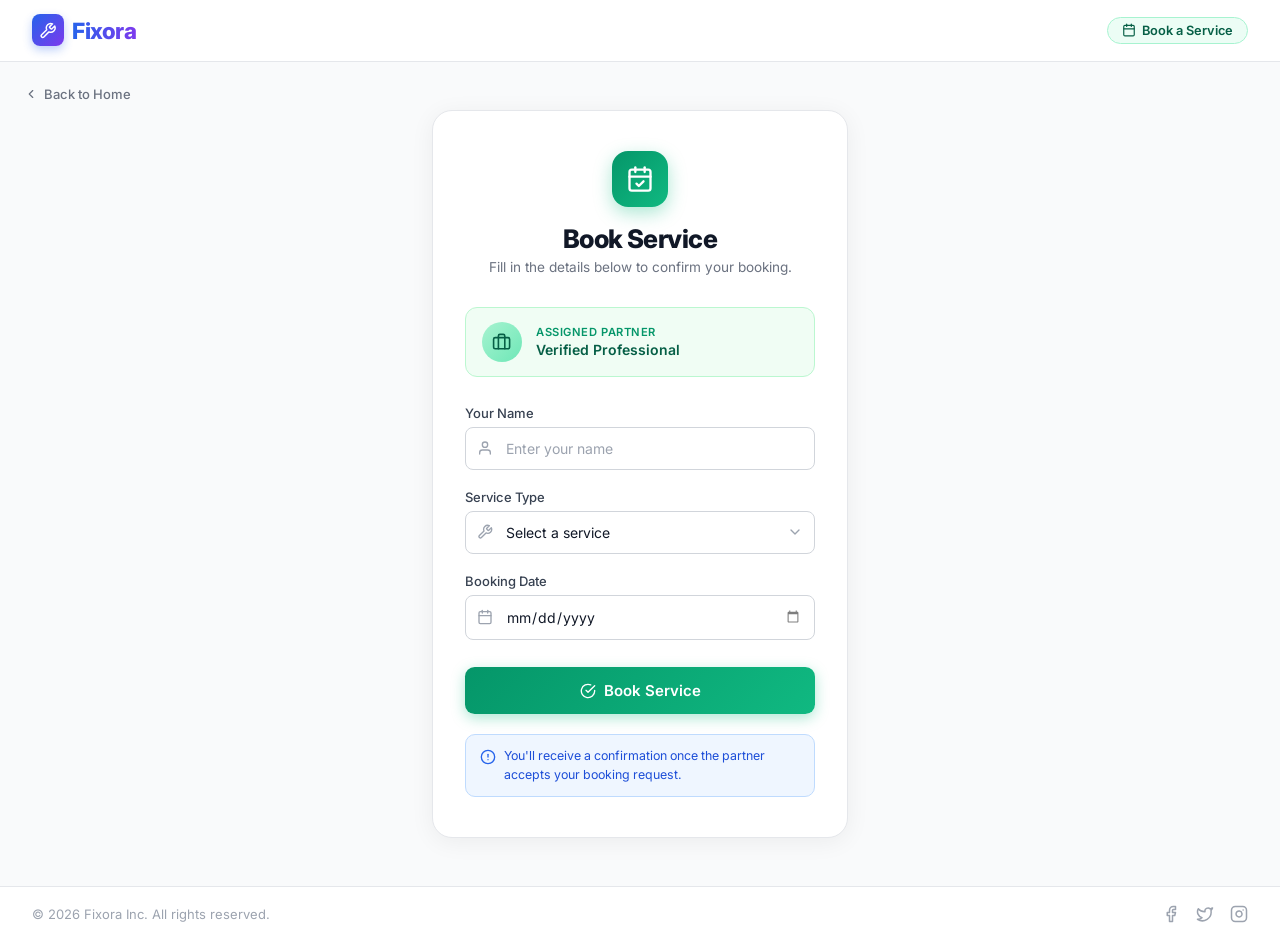
<file: src/main/resources/templates/booking.html>
<!DOCTYPE html>
<html lang="en" xmlns:th="http://www.thymeleaf.org">
<head>
  <meta charset="UTF-8" />
  <meta name="viewport" content="width=device-width, initial-scale=1.0" />
  <title>Book Service — Fixora</title>
  <link href="https://fonts.googleapis.com/css2?family=Inter:wght@400;500;600;700;800&display=swap" rel="stylesheet" />
  <style>
    /* ── Reset ── */
    *, *::before, *::after { box-sizing: border-box; margin: 0; padding: 0; }
    body {
      font-family: 'Inter', -apple-system, BlinkMacSystemFont, sans-serif;
      background: #F9FAFB;
      color: #111827;
      min-height: 100vh;
      display: flex;
      flex-direction: column;
      -webkit-font-smoothing: antialiased;
    }
    a { text-decoration: none; color: inherit; }
    button { cursor: pointer; border: none; background: none; font-family: inherit; }

    /* ── Navbar ── */
    .navbar {
      background: rgba(255, 255, 255, 0.92);
      backdrop-filter: blur(12px);
      -webkit-backdrop-filter: blur(12px);
      border-bottom: 1px solid #E5E7EB;
      padding: 0.9rem 2rem;
      display: flex;
      align-items: center;
      justify-content: space-between;
      position: sticky;
      top: 0;
      z-index: 50;
    }

    .logo {
      display: flex;
      align-items: center;
      gap: 0.5rem;
      cursor: pointer;
    }

    .logo-icon {
      width: 2rem;
      height: 2rem;
      border-radius: 0.5rem;
      background: linear-gradient(135deg, #2563EB, #7C3AED);
      display: flex;
      align-items: center;
      justify-content: center;
      box-shadow: 0 4px 10px rgba(37, 99, 235, 0.3);
    }

    .logo-icon svg {
      width: 1.1rem;
      height: 1.1rem;
      stroke: #fff;
      fill: none;
      stroke-width: 2;
      stroke-linecap: round;
      stroke-linejoin: round;
    }

    .logo-text {
      font-size: 1.4rem;
      font-weight: 800;
      letter-spacing: -0.02em;
      background: linear-gradient(to right, #2563EB, #7C3AED);
      -webkit-background-clip: text;
      -webkit-text-fill-color: transparent;
      background-clip: text;
    }

    .nav-badge {
      display: flex;
      align-items: center;
      gap: 0.375rem;
      padding: 0.3rem 0.875rem;
      border-radius: 9999px;
      background: #ECFDF5;
      border: 1px solid #A7F3D0;
      font-size: 0.8rem;
      font-weight: 600;
      color: #065F46;
    }

    .nav-badge svg {
      width: 0.875rem;
      height: 0.875rem;
      stroke: #065F46;
      fill: none;
      stroke-width: 2;
      stroke-linecap: round;
      stroke-linejoin: round;
    }

    /* ── Main ── */
    main {
      flex: 1;
      display: flex;
      align-items: center;
      justify-content: center;
      padding: 3rem 1rem;
      position: relative;
    }

    /* ── Back Link ── */
    .back-link {
      display: flex;
      align-items: center;
      gap: 0.375rem;
      font-size: 0.8125rem;
      font-weight: 500;
      color: #6B7280;
      transition: color 0.2s;
      position: absolute;
      top: 1.5rem;
      left: 1.5rem;
    }

    .back-link:hover { color: #2563EB; }

    .back-link svg {
      width: 0.875rem;
      height: 0.875rem;
      stroke: currentColor;
      fill: none;
      stroke-width: 2;
      stroke-linecap: round;
      stroke-linejoin: round;
    }

    /* ── Booking Card ── */
    .booking-card {
      background: #fff;
      border: 1px solid #E5E7EB;
      border-radius: 1.25rem;
      padding: 2.5rem 2rem;
      width: 100%;
      max-width: 26rem;
      box-shadow: 0 4px 24px rgba(0, 0, 0, 0.06);
    }

    /* ── Card Header ── */
    .card-header {
      text-align: center;
      margin-bottom: 2rem;
    }

    .booking-icon {
      width: 3.5rem;
      height: 3.5rem;
      border-radius: 1rem;
      background: linear-gradient(135deg, #059669, #10B981);
      display: flex;
      align-items: center;
      justify-content: center;
      margin: 0 auto 1rem;
      box-shadow: 0 6px 18px rgba(16, 185, 129, 0.35);
    }

    .booking-icon svg {
      width: 1.75rem;
      height: 1.75rem;
      stroke: #fff;
      fill: none;
      stroke-width: 2;
      stroke-linecap: round;
      stroke-linejoin: round;
    }

    .card-header h2 {
      font-size: 1.6rem;
      font-weight: 800;
      color: #111827;
      letter-spacing: -0.02em;
      margin-bottom: 0.3rem;
    }

    .card-header p {
      font-size: 0.85rem;
      color: #6B7280;
    }

    /* ── Partner Info Banner ── */
    .partner-banner {
      display: flex;
      align-items: center;
      gap: 0.875rem;
      background: #F0FDF4;
      border: 1px solid #BBF7D0;
      border-radius: 0.75rem;
      padding: 0.875rem 1rem;
      margin-bottom: 1.75rem;
    }

    .partner-avatar {
      width: 2.5rem;
      height: 2.5rem;
      border-radius: 50%;
      background: linear-gradient(135deg, #A7F3D0, #6EE7B7);
      display: flex;
      align-items: center;
      justify-content: center;
      flex-shrink: 0;
    }

    .partner-avatar svg {
      width: 1.2rem;
      height: 1.2rem;
      stroke: #065F46;
      fill: none;
      stroke-width: 2;
      stroke-linecap: round;
      stroke-linejoin: round;
    }

    .partner-info {}

    .partner-label {
      font-size: 0.7rem;
      font-weight: 600;
      color: #059669;
      text-transform: uppercase;
      letter-spacing: 0.05em;
      margin-bottom: 0.125rem;
    }

    .partner-name {
      font-size: 0.875rem;
      font-weight: 600;
      color: #065F46;
    }

    /* ── Form ── */
    .booking-form {
      display: flex;
      flex-direction: column;
      gap: 1.2rem;
    }

    .field-group {
      display: flex;
      flex-direction: column;
      gap: 0.375rem;
    }

    .field-group label {
      font-size: 0.8125rem;
      font-weight: 500;
      color: #374151;
    }

    .input-wrap {
      position: relative;
    }

    .input-icon {
      position: absolute;
      top: 50%;
      left: 0.75rem;
      transform: translateY(-50%);
      width: 1rem;
      height: 1rem;
      stroke: #9CA3AF;
      fill: none;
      stroke-width: 2;
      stroke-linecap: round;
      stroke-linejoin: round;
      pointer-events: none;
    }

    .input-wrap input,
    .input-wrap select {
      width: 100%;
      padding: 0.75rem 0.75rem 0.75rem 2.5rem;
      border: 1px solid #D1D5DB;
      border-radius: 0.5rem;
      font-size: 0.875rem;
      font-family: inherit;
      color: #111827;
      background: #fff;
      outline: none;
      transition: border-color 0.2s, box-shadow 0.2s;
      appearance: none;
      -webkit-appearance: none;
    }

    .input-wrap input::placeholder { color: #9CA3AF; }

    .input-wrap input:focus,
    .input-wrap select:focus {
      border-color: #10B981;
      box-shadow: 0 0 0 3px rgba(16, 185, 129, 0.12);
    }

    /* Date input calendar icon fix */
    .input-wrap input[type="date"]::-webkit-calendar-picker-indicator {
      opacity: 0.5;
      cursor: pointer;
    }

    /* ── Service Type Select ── */
    .select-wrap {
      position: relative;
    }

    .select-wrap select {
      width: 100%;
      padding: 0.75rem 2.25rem 0.75rem 2.5rem;
      border: 1px solid #D1D5DB;
      border-radius: 0.5rem;
      font-size: 0.875rem;
      font-family: inherit;
      color: #111827;
      background: #fff;
      outline: none;
      transition: border-color 0.2s, box-shadow 0.2s;
      appearance: none;
      -webkit-appearance: none;
      cursor: pointer;
    }

    .select-wrap select:focus {
      border-color: #10B981;
      box-shadow: 0 0 0 3px rgba(16, 185, 129, 0.12);
    }

    .select-icon-left {
      position: absolute;
      top: 50%;
      left: 0.75rem;
      transform: translateY(-50%);
      width: 1rem;
      height: 1rem;
      stroke: #9CA3AF;
      fill: none;
      stroke-width: 2;
      stroke-linecap: round;
      stroke-linejoin: round;
      pointer-events: none;
    }

    .select-chevron {
      position: absolute;
      top: 50%;
      right: 0.75rem;
      transform: translateY(-50%);
      width: 1rem;
      height: 1rem;
      stroke: #9CA3AF;
      fill: none;
      stroke-width: 2;
      stroke-linecap: round;
      stroke-linejoin: round;
      pointer-events: none;
    }

    /* ── Submit Button ── */
    .btn-submit {
      width: 100%;
      padding: 0.875rem 1rem;
      background: linear-gradient(135deg, #059669, #10B981);
      color: #fff;
      border: none;
      border-radius: 0.6rem;
      font-size: 0.9375rem;
      font-weight: 600;
      font-family: inherit;
      cursor: pointer;
      display: flex;
      align-items: center;
      justify-content: center;
      gap: 0.5rem;
      box-shadow: 0 4px 14px rgba(16, 185, 129, 0.35);
      transition: opacity 0.2s, transform 0.2s;
      margin-top: 0.5rem;
    }

    .btn-submit:hover  { opacity: 0.9; transform: translateY(-1px); }
    .btn-submit:active { transform: translateY(0); }

    .btn-submit svg {
      width: 1rem;
      height: 1rem;
      stroke: #fff;
      fill: none;
      stroke-width: 2;
      stroke-linecap: round;
      stroke-linejoin: round;
    }

    /* ── Info note ── */
    .info-note {
      display: flex;
      align-items: flex-start;
      gap: 0.5rem;
      background: #EFF6FF;
      border: 1px solid #BFDBFE;
      border-radius: 0.625rem;
      padding: 0.75rem 0.875rem;
      margin-top: 1.25rem;
    }

    .info-note svg {
      width: 1rem;
      height: 1rem;
      stroke: #2563EB;
      fill: none;
      stroke-width: 2;
      stroke-linecap: round;
      stroke-linejoin: round;
      flex-shrink: 0;
      margin-top: 0.1rem;
    }

    .info-note p {
      font-size: 0.775rem;
      color: #1D4ED8;
      line-height: 1.5;
    }

    /* ── Footer ── */
    footer {
      background: #fff;
      border-top: 1px solid #E5E7EB;
      padding: 1.125rem 2rem;
      display: flex;
      align-items: center;
      justify-content: space-between;
      flex-wrap: wrap;
      gap: 0.75rem;
    }

    .footer-copy {
      font-size: 0.8125rem;
      color: #9CA3AF;
    }

    .footer-socials {
      display: flex;
      gap: 1rem;
    }

    .footer-socials svg {
      width: 1.125rem;
      height: 1.125rem;
      stroke: #9CA3AF;
      fill: none;
      stroke-width: 2;
      stroke-linecap: round;
      stroke-linejoin: round;
      cursor: pointer;
      transition: stroke 0.2s;
    }

    .footer-socials svg:hover { stroke: #10B981; }

    /* ── Responsive ── */
    @media (max-width: 480px) {
      .navbar { padding: 0.875rem 1rem; }
      .booking-card { padding: 2rem 1.25rem; }
      footer { padding: 1rem; justify-content: center; text-align: center; }
      .back-link { top: 1rem; left: 1rem; }
    }
  </style>
</head>
<body>

  <!-- ── Navbar ── -->
  <nav class="navbar">
    <a class="logo" href="/">
      <div class="logo-icon">
        <!-- Wrench icon -->
        <svg viewBox="0 0 24 24">
          <path d="M14.7 6.3a1 1 0 0 0 0 1.4l1.6 1.6a1 1 0 0 0 1.4 0l3.77-3.77a6 6 0 0 1-7.94 7.94l-6.91 6.91a2.12 2.12 0 0 1-3-3l6.91-6.91a6 6 0 0 1 7.94-7.94l-3.76 3.76z"/>
        </svg>
      </div>
      <span class="logo-text">Fixora</span>
    </a>

    <div class="nav-badge">
      <!-- Calendar icon -->
      <svg viewBox="0 0 24 24">
        <rect x="3" y="4" width="18" height="18" rx="2" ry="2"/>
        <line x1="16" y1="2" x2="16" y2="6"/>
        <line x1="8" y1="2" x2="8" y2="6"/>
        <line x1="3" y1="10" x2="21" y2="10"/>
      </svg>
      Book a Service
    </div>
  </nav>

  <!-- ── Main ── -->
  <main>

    <!-- Back Link -->
    <a class="back-link" href="/">
      <svg viewBox="0 0 24 24"><polyline points="15 18 9 12 15 6"/></svg>
      Back to Home
    </a>

    <div class="booking-card">

      <!-- Card Header -->
      <div class="card-header">
        <div class="booking-icon">
          <!-- Calendar-check icon -->
          <svg viewBox="0 0 24 24">
            <rect x="3" y="4" width="18" height="18" rx="2" ry="2"/>
            <line x1="16" y1="2" x2="16" y2="6"/>
            <line x1="8" y1="2" x2="8" y2="6"/>
            <line x1="3" y1="10" x2="21" y2="10"/>
            <polyline points="9 16 11 18 15 14"/>
          </svg>
        </div>
        <h2>Book Service</h2>
        <p>Fill in the details below to confirm your booking.</p>
      </div>

      <!-- Partner Info Banner (shown when partner data is available) -->
      <div class="partner-banner">
        <div class="partner-avatar">
          <!-- Briefcase icon -->
          <svg viewBox="0 0 24 24">
            <rect x="2" y="7" width="20" height="14" rx="2" ry="2"/>
            <path d="M16 21V5a2 2 0 0 0-2-2h-4a2 2 0 0 0-2 2v16"/>
          </svg>
        </div>
        <div class="partner-info">
          <p class="partner-label">Assigned Partner</p>
          <p class="partner-name">Verified Professional</p>
        </div>
      </div>

      <!-- Form — action, method & all name/th: attributes preserved exactly -->
      <form class="booking-form" action="/booking/create" method="post">

        <!-- Customer Name -->
        <div class="field-group">
          <label for="customerName">Your Name</label>
          <div class="input-wrap">
            <!-- User icon -->
            <svg class="input-icon" viewBox="0 0 24 24">
              <path d="M20 21v-2a4 4 0 0 0-4-4H8a4 4 0 0 0-4 4v2"/>
              <circle cx="12" cy="7" r="4"/>
            </svg>
            <input
              type="text"
              id="customerName"
              name="customerName"
              placeholder="Enter your name"
              required
            />
          </div>
        </div>

        <!-- Service Type -->
        <div class="field-group">
          <label for="serviceType">Service Type</label>
          <div class="select-wrap">
            <!-- Tool icon -->
            <svg class="select-icon-left" viewBox="0 0 24 24">
              <path d="M14.7 6.3a1 1 0 0 0 0 1.4l1.6 1.6a1 1 0 0 0 1.4 0l3.77-3.77a6 6 0 0 1-7.94 7.94l-6.91 6.91a2.12 2.12 0 0 1-3-3l6.91-6.91a6 6 0 0 1 7.94-7.94l-3.76 3.76z"/>
            </svg>
            <select id="serviceType" name="serviceType" required>
              <option value="" disabled selected>Select a service</option>
              <option value="Plumbing">Plumbing</option>
              <option value="Electrical">Electrical</option>
              <option value="Cleaning">Cleaning</option>
              <option value="Appliance Repair">Appliance Repair</option>
              <option value="Painting">Painting</option>
              <option value="Home Maintenance">Home Maintenance</option>
            </select>
            <!-- Chevron icon -->
            <svg class="select-chevron" viewBox="0 0 24 24">
              <polyline points="6 9 12 15 18 9"/>
            </svg>
          </div>
        </div>

        <!-- Booking Date -->
        <div class="field-group">
          <label for="bookingDate">Booking Date</label>
          <div class="input-wrap">
            <!-- Calendar icon -->
            <svg class="input-icon" viewBox="0 0 24 24">
              <rect x="3" y="4" width="18" height="18" rx="2" ry="2"/>
              <line x1="16" y1="2" x2="16" y2="6"/>
              <line x1="8" y1="2" x2="8" y2="6"/>
              <line x1="3" y1="10" x2="21" y2="10"/>
            </svg>
            <input
              type="date"
              id="bookingDate"
              name="bookingDate"
              required
            />
          </div>
        </div>

        <!-- Hidden partner ID — th:value preserved exactly -->
        <input type="hidden" name="partnerId" th:value="${partner.id}" />

        <!-- Submit -->
        <button type="submit" class="btn-submit">
          <!-- CheckCircle icon -->
          <svg viewBox="0 0 24 24">
            <path d="M22 11.08V12a10 10 0 1 1-5.93-9.14"/>
            <polyline points="22 4 12 14.01 9 11.01"/>
          </svg>
          Book Service
        </button>

      </form>

      <!-- Info Note -->
      <div class="info-note">
        <svg viewBox="0 0 24 24">
          <circle cx="12" cy="12" r="10"/>
          <line x1="12" y1="8" x2="12" y2="12"/>
          <line x1="12" y1="16" x2="12.01" y2="16"/>
        </svg>
        <p>You'll receive a confirmation once the partner accepts your booking request.</p>
      </div>

    </div>
  </main>

  <!-- ── Footer ── -->
  <footer>
    <span class="footer-copy">© <script>document.write(new Date().getFullYear())</script> Fixora Inc. All rights reserved.</span>
    <div class="footer-socials">
      <!-- Facebook -->
      <svg viewBox="0 0 24 24" title="Facebook">
        <path d="M18 2h-3a5 5 0 0 0-5 5v3H7v4h3v8h4v-8h3l1-4h-4V7a1 1 0 0 1 1-1h3z"/>
      </svg>
      <!-- Twitter -->
      <svg viewBox="0 0 24 24" title="Twitter">
        <path d="M22 4s-.7 2.1-2 3.4c1.6 10-9.4 17.3-18 11.6 2.2.1 4.4-.6 6-2C3 15.5.5 9.6 3 5c2.2 2.6 5.6 4.1 9 4-.9-4.2 4-6.6 7-3.8 1.1 0 3-1.2 3-1.2z"/>
      </svg>
      <!-- Instagram -->
      <svg viewBox="0 0 24 24" title="Instagram">
        <rect x="2" y="2" width="20" height="20" rx="5" ry="5"/>
        <path d="M16 11.37A4 4 0 1 1 12.63 8 4 4 0 0 1 16 11.37z"/>
        <line x1="17.5" y1="6.5" x2="17.51" y2="6.5"/>
      </svg>
    </div>
  </footer>

</body>
</html>
</file>
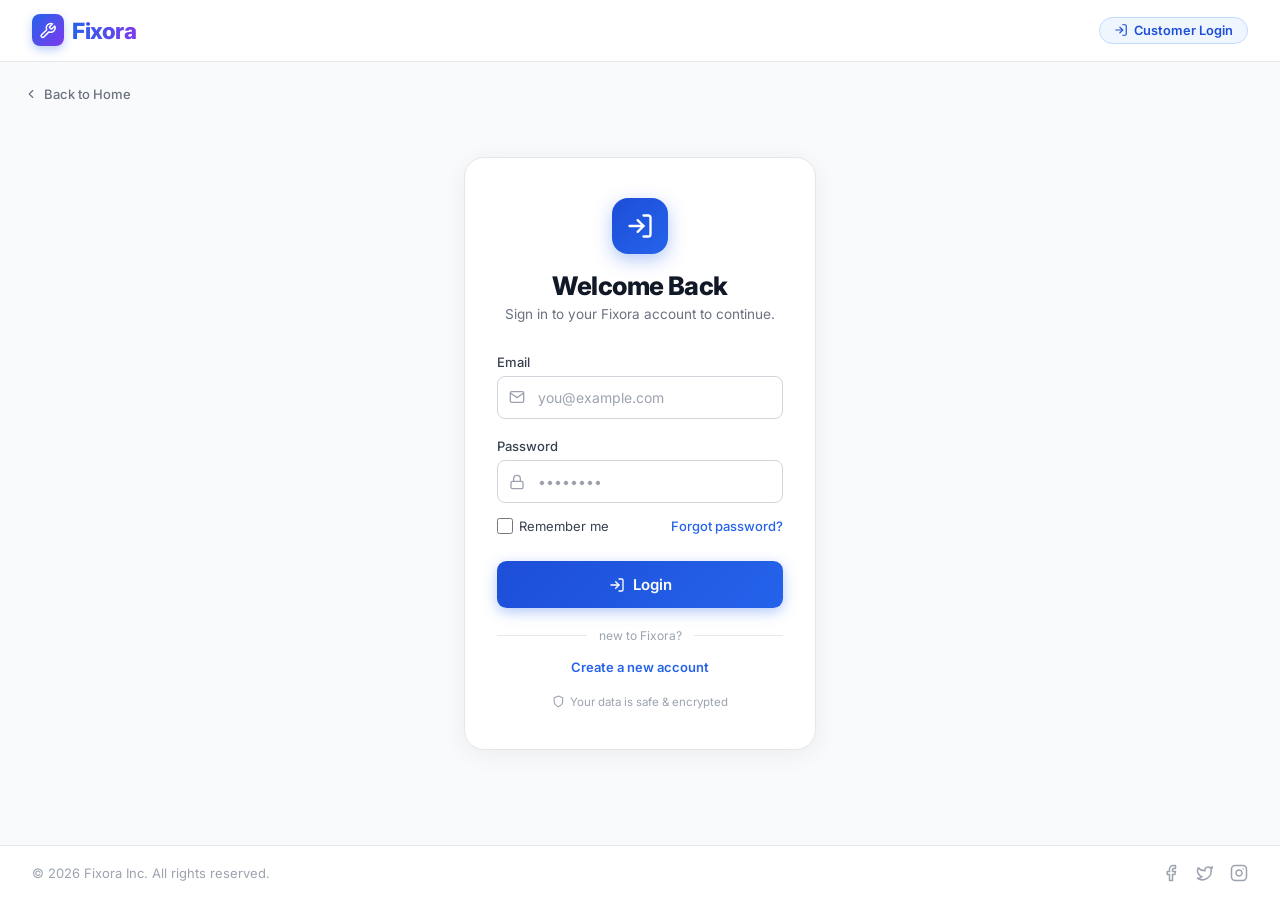
<file: src/main/resources/templates/login.html>
<!DOCTYPE html>
<html lang="en">
<head>
  <meta charset="UTF-8" />
  <meta name="viewport" content="width=device-width, initial-scale=1.0" />
  <title>Login — Fixora</title>
  <link href="https://fonts.googleapis.com/css2?family=Inter:wght@400;500;600;700;800&display=swap" rel="stylesheet" />
  <style>
    /* ── Reset ── */
    *, *::before, *::after { box-sizing: border-box; margin: 0; padding: 0; }
    body {
      font-family: 'Inter', -apple-system, BlinkMacSystemFont, sans-serif;
      background: #F9FAFB;
      color: #111827;
      min-height: 100vh;
      display: flex;
      flex-direction: column;
      -webkit-font-smoothing: antialiased;
    }
    a { text-decoration: none; color: inherit; }
    button { cursor: pointer; border: none; background: none; font-family: inherit; }

    /* ── Navbar ── */
    .navbar {
      background: rgba(255, 255, 255, 0.92);
      backdrop-filter: blur(12px);
      -webkit-backdrop-filter: blur(12px);
      border-bottom: 1px solid #E5E7EB;
      padding: 0.9rem 2rem;
      display: flex;
      align-items: center;
      justify-content: space-between;
      position: sticky;
      top: 0;
      z-index: 50;
    }

    .logo {
      display: flex;
      align-items: center;
      gap: 0.5rem;
      cursor: pointer;
    }

    .logo-icon {
      width: 2rem;
      height: 2rem;
      border-radius: 0.5rem;
      background: linear-gradient(135deg, #2563EB, #7C3AED);
      display: flex;
      align-items: center;
      justify-content: center;
      box-shadow: 0 4px 10px rgba(37, 99, 235, 0.3);
    }

    .logo-icon svg {
      width: 1.1rem;
      height: 1.1rem;
      stroke: #fff;
      fill: none;
      stroke-width: 2;
      stroke-linecap: round;
      stroke-linejoin: round;
    }

    .logo-text {
      font-size: 1.4rem;
      font-weight: 800;
      letter-spacing: -0.02em;
      background: linear-gradient(to right, #2563EB, #7C3AED);
      -webkit-background-clip: text;
      -webkit-text-fill-color: transparent;
      background-clip: text;
    }

    .nav-badge {
      display: flex;
      align-items: center;
      gap: 0.375rem;
      padding: 0.3rem 0.875rem;
      border-radius: 9999px;
      background: #EFF6FF;
      border: 1px solid #BFDBFE;
      font-size: 0.8rem;
      font-weight: 600;
      color: #1D4ED8;
    }

    .nav-badge svg {
      width: 0.875rem;
      height: 0.875rem;
      stroke: #1D4ED8;
      fill: none;
      stroke-width: 2;
      stroke-linecap: round;
      stroke-linejoin: round;
    }

    /* ── Main ── */
    main {
      flex: 1;
      display: flex;
      align-items: center;
      justify-content: center;
      padding: 3rem 1rem;
      position: relative;
    }

    /* ── Back Link ── */
    .back-link {
      display: flex;
      align-items: center;
      gap: 0.375rem;
      font-size: 0.8125rem;
      font-weight: 500;
      color: #6B7280;
      transition: color 0.2s;
      position: absolute;
      top: 1.5rem;
      left: 1.5rem;
    }

    .back-link:hover { color: #2563EB; }

    .back-link svg {
      width: 0.875rem;
      height: 0.875rem;
      stroke: currentColor;
      fill: none;
      stroke-width: 2;
      stroke-linecap: round;
      stroke-linejoin: round;
    }

    /* ── Auth Card ── */
    .auth-card {
      background: #fff;
      border: 1px solid #E5E7EB;
      border-radius: 1.25rem;
      padding: 2.5rem 2rem;
      width: 100%;
      max-width: 22rem;
      box-shadow: 0 4px 24px rgba(0, 0, 0, 0.06);
    }

    /* ── Card Header ── */
    .card-header {
      text-align: center;
      margin-bottom: 2rem;
    }

    .login-icon {
      width: 3.5rem;
      height: 3.5rem;
      border-radius: 1rem;
      background: linear-gradient(135deg, #1D4ED8, #2563EB);
      display: flex;
      align-items: center;
      justify-content: center;
      margin: 0 auto 1rem;
      box-shadow: 0 6px 18px rgba(37, 99, 235, 0.35);
    }

    .login-icon svg {
      width: 1.75rem;
      height: 1.75rem;
      stroke: #fff;
      fill: none;
      stroke-width: 2;
      stroke-linecap: round;
      stroke-linejoin: round;
    }

    .card-header h2 {
      font-size: 1.6rem;
      font-weight: 800;
      color: #111827;
      letter-spacing: -0.02em;
      margin-bottom: 0.3rem;
    }

    .card-header p {
      font-size: 0.85rem;
      color: #6B7280;
    }

    /* ── Form ── */
    .auth-form {
      display: flex;
      flex-direction: column;
      gap: 1.2rem;
    }

    .field-group {
      display: flex;
      flex-direction: column;
      gap: 0.375rem;
    }

    .field-group label {
      font-size: 0.8125rem;
      font-weight: 500;
      color: #374151;
    }

    .input-wrap {
      position: relative;
    }

    .input-icon {
      position: absolute;
      top: 50%;
      left: 0.75rem;
      transform: translateY(-50%);
      width: 1rem;
      height: 1rem;
      stroke: #9CA3AF;
      fill: none;
      stroke-width: 2;
      stroke-linecap: round;
      stroke-linejoin: round;
      pointer-events: none;
    }

    .input-wrap input {
      width: 100%;
      padding: 0.75rem 0.75rem 0.75rem 2.5rem;
      border: 1px solid #D1D5DB;
      border-radius: 0.5rem;
      font-size: 0.875rem;
      font-family: inherit;
      color: #111827;
      background: #fff;
      outline: none;
      transition: border-color 0.2s, box-shadow 0.2s;
    }

    .input-wrap input::placeholder { color: #9CA3AF; }

    .input-wrap input:focus {
      border-color: #2563EB;
      box-shadow: 0 0 0 3px rgba(37, 99, 235, 0.12);
    }

    /* ── Remember & Forgot row ── */
    .form-meta {
      display: flex;
      align-items: center;
      justify-content: space-between;
      margin-top: -0.25rem;
    }

    .checkbox-label {
      display: flex;
      align-items: center;
      gap: 0.4rem;
      font-size: 0.8125rem;
      color: #374151;
      cursor: pointer;
    }

    .checkbox-label input[type="checkbox"] {
      accent-color: #2563EB;
      width: 1rem;
      height: 1rem;
      cursor: pointer;
    }

    .forgot-link {
      font-size: 0.8125rem;
      font-weight: 500;
      color: #2563EB;
      transition: color 0.2s;
    }

    .forgot-link:hover { color: #1D4ED8; }

    /* ── Submit Button ── */
    .btn-submit {
      width: 100%;
      padding: 0.85rem 1rem;
      background: linear-gradient(135deg, #1D4ED8, #2563EB);
      color: #fff;
      border: none;
      border-radius: 0.6rem;
      font-size: 0.9375rem;
      font-weight: 600;
      font-family: inherit;
      cursor: pointer;
      display: flex;
      align-items: center;
      justify-content: center;
      gap: 0.5rem;
      box-shadow: 0 4px 14px rgba(37, 99, 235, 0.35);
      transition: opacity 0.2s, transform 0.2s;
      margin-top: 0.5rem;
    }

    .btn-submit:hover  { opacity: 0.9; transform: translateY(-1px); }
    .btn-submit:active { transform: translateY(0); }

    .btn-submit svg {
      width: 1rem;
      height: 1rem;
      stroke: #fff;
      fill: none;
      stroke-width: 2;
      stroke-linecap: round;
      stroke-linejoin: round;
    }

    /* ── Divider ── */
    .divider {
      display: flex;
      align-items: center;
      gap: 0.75rem;
      margin: 1.25rem 0 1rem;
    }

    .divider-line {
      flex: 1;
      height: 1px;
      background: #E5E7EB;
    }

    .divider span {
      font-size: 0.75rem;
      color: #9CA3AF;
      white-space: nowrap;
    }

    /* ── Auth Footer ── */
    .auth-footer {
      text-align: center;
      font-size: 0.8125rem;
      color: #6B7280;
    }

    .auth-footer a {
      font-weight: 600;
      color: #2563EB;
      transition: color 0.2s;
    }

    .auth-footer a:hover { color: #1D4ED8; }

    /* ── Secure Note ── */
    .secure-note {
      display: flex;
      align-items: center;
      justify-content: center;
      gap: 0.375rem;
      font-size: 0.72rem;
      color: #9CA3AF;
      margin-top: 1.25rem;
    }

    .secure-note svg {
      width: 0.8rem;
      height: 0.8rem;
      stroke: #9CA3AF;
      fill: none;
      stroke-width: 2;
      stroke-linecap: round;
      stroke-linejoin: round;
    }

    /* ── Footer ── */
    footer {
      background: #fff;
      border-top: 1px solid #E5E7EB;
      padding: 1.125rem 2rem;
      display: flex;
      align-items: center;
      justify-content: space-between;
      flex-wrap: wrap;
      gap: 0.75rem;
    }

    .footer-copy {
      font-size: 0.8125rem;
      color: #9CA3AF;
    }

    .footer-socials {
      display: flex;
      gap: 1rem;
    }

    .footer-socials svg {
      width: 1.125rem;
      height: 1.125rem;
      stroke: #9CA3AF;
      fill: none;
      stroke-width: 2;
      stroke-linecap: round;
      stroke-linejoin: round;
      cursor: pointer;
      transition: stroke 0.2s;
    }

    .footer-socials svg:hover { stroke: #2563EB; }

    /* ── Responsive ── */
    @media (max-width: 480px) {
      .navbar { padding: 0.875rem 1rem; }
      .auth-card { padding: 2rem 1.25rem; }
      footer { padding: 1rem; justify-content: center; text-align: center; }
      .back-link { top: 1rem; left: 1rem; }
    }
  </style>
</head>
<body>

  <!-- ── Navbar ── -->
  <nav class="navbar">
    <a class="logo" href="/">
      <div class="logo-icon">
        <!-- Wrench icon -->
        <svg viewBox="0 0 24 24">
          <path d="M14.7 6.3a1 1 0 0 0 0 1.4l1.6 1.6a1 1 0 0 0 1.4 0l3.77-3.77a6 6 0 0 1-7.94 7.94l-6.91 6.91a2.12 2.12 0 0 1-3-3l6.91-6.91a6 6 0 0 1 7.94-7.94l-3.76 3.76z"/>
        </svg>
      </div>
      <span class="logo-text">Fixora</span>
    </a>

    <div class="nav-badge">
      <!-- LogIn icon -->
      <svg viewBox="0 0 24 24">
        <path d="M15 3h4a2 2 0 0 1 2 2v14a2 2 0 0 1-2 2h-4"/>
        <polyline points="10 17 15 12 10 7"/>
        <line x1="15" y1="12" x2="3" y2="12"/>
      </svg>
      Customer Login
    </div>
  </nav>

  <!-- ── Main ── -->
  <main>

    <!-- Back to Home -->
    <a class="back-link" href="/">
      <svg viewBox="0 0 24 24"><polyline points="15 18 9 12 15 6"/></svg>
      Back to Home
    </a>

    <div class="auth-card">

      <!-- Card Header -->
      <div class="card-header">
        <div class="login-icon">
          <!-- LogIn icon -->
          <svg viewBox="0 0 24 24">
            <path d="M15 3h4a2 2 0 0 1 2 2v14a2 2 0 0 1-2 2h-4"/>
            <polyline points="10 17 15 12 10 7"/>
            <line x1="15" y1="12" x2="3" y2="12"/>
          </svg>
        </div>
        <h2>Welcome Back</h2>
        <p>Sign in to your Fixora account to continue.</p>
      </div>

      <!-- Form — action & method preserved exactly -->
      <form class="auth-form" action="/login" method="post">

        <div class="field-group">
          <label for="email">Email</label>
          <div class="input-wrap">
            <!-- Mail icon -->
            <svg class="input-icon" viewBox="0 0 24 24">
              <path d="M4 4h16c1.1 0 2 .9 2 2v12c0 1.1-.9 2-2 2H4c-1.1 0-2-.9-2-2V6c0-1.1.9-2 2-2z"/>
              <polyline points="22,6 12,13 2,6"/>
            </svg>
            <input
              type="email"
              id="email"
              name="email"
              placeholder="you@example.com"
              required
            />
          </div>
        </div>

        <div class="field-group">
          <label for="password">Password</label>
          <div class="input-wrap">
            <!-- Lock icon -->
            <svg class="input-icon" viewBox="0 0 24 24">
              <rect x="3" y="11" width="18" height="11" rx="2" ry="2"/>
              <path d="M7 11V7a5 5 0 0 1 10 0v4"/>
            </svg>
            <input
              type="password"
              id="password"
              name="password"
              placeholder="••••••••"
              required
            />
          </div>
        </div>

        <!-- Remember me & Forgot password -->
        <div class="form-meta">
          <label class="checkbox-label">
            <input type="checkbox" name="remember-me" />
            Remember me
          </label>
          <a class="forgot-link" href="/forgot-password">Forgot password?</a>
        </div>

        <!-- Submit — preserves original btn-primary full-btn intent -->
        <button type="submit" class="btn-submit">
          <!-- LogIn icon -->
          <svg viewBox="0 0 24 24">
            <path d="M15 3h4a2 2 0 0 1 2 2v14a2 2 0 0 1-2 2h-4"/>
            <polyline points="10 17 15 12 10 7"/>
            <line x1="15" y1="12" x2="3" y2="12"/>
          </svg>
          Login
        </button>

      </form>

      <!-- Divider -->
      <div class="divider">
        <div class="divider-line"></div>
        <span>new to Fixora?</span>
        <div class="divider-line"></div>
      </div>

      <!-- Auth Footer — href preserved exactly -->
      <div class="auth-footer">
        <a href="/user/register">Create a new account</a>
      </div>

      <!-- Secure note -->
      <div class="secure-note">
        <svg viewBox="0 0 24 24">
          <path d="M12 22s8-4 8-10V5l-8-3-8 3v7c0 6 8 10 8 10z"/>
        </svg>
        Your data is safe &amp; encrypted
      </div>

    </div>
  </main>

  <!-- ── Footer ── -->
  <footer>
    <span class="footer-copy">© <script>document.write(new Date().getFullYear())</script> Fixora Inc. All rights reserved.</span>
    <div class="footer-socials">
      <!-- Facebook -->
      <svg viewBox="0 0 24 24" title="Facebook">
        <path d="M18 2h-3a5 5 0 0 0-5 5v3H7v4h3v8h4v-8h3l1-4h-4V7a1 1 0 0 1 1-1h3z"/>
      </svg>
      <!-- Twitter -->
      <svg viewBox="0 0 24 24" title="Twitter">
        <path d="M22 4s-.7 2.1-2 3.4c1.6 10-9.4 17.3-18 11.6 2.2.1 4.4-.6 6-2C3 15.5.5 9.6 3 5c2.2 2.6 5.6 4.1 9 4-.9-4.2 4-6.6 7-3.8 1.1 0 3-1.2 3-1.2z"/>
      </svg>
      <!-- Instagram -->
      <svg viewBox="0 0 24 24" title="Instagram">
        <rect x="2" y="2" width="20" height="20" rx="5" ry="5"/>
        <path d="M16 11.37A4 4 0 1 1 12.63 8 4 4 0 0 1 16 11.37z"/>
        <line x1="17.5" y1="6.5" x2="17.51" y2="6.5"/>
      </svg>
    </div>
  </footer>

</body>
</html>
</file>
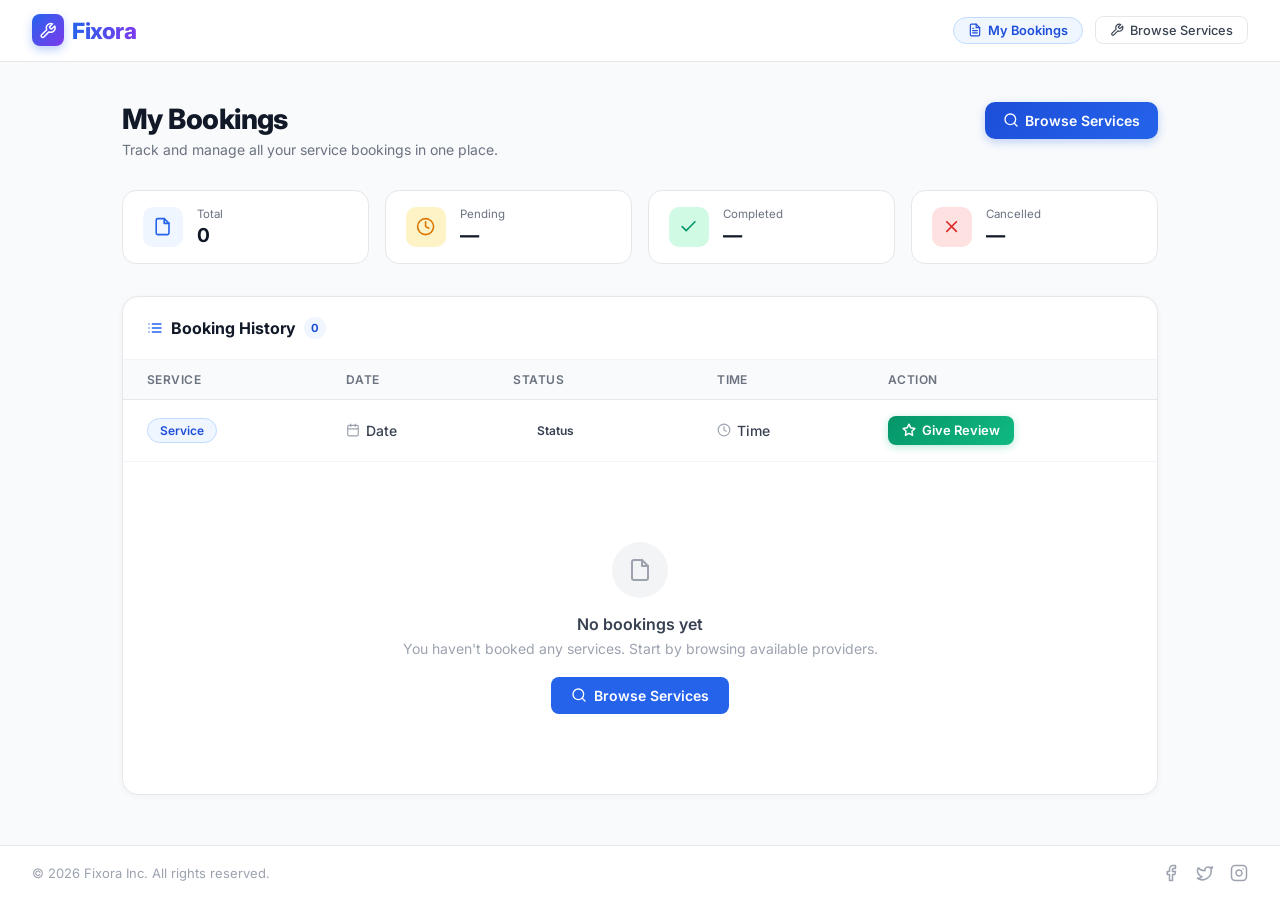
<file: src/main/resources/templates/my-bookings.html>
<!DOCTYPE html>
<html lang="en" xmlns:th="http://www.thymeleaf.org">
<head>
  <meta charset="UTF-8" />
  <meta name="viewport" content="width=device-width, initial-scale=1.0" />
  <title>My Bookings — Fixora</title>
  <link href="https://fonts.googleapis.com/css2?family=Inter:wght@400;500;600;700;800&display=swap" rel="stylesheet" />
  <style>
    /* ── Reset ── */
    *, *::before, *::after { box-sizing: border-box; margin: 0; padding: 0; }
    body {
      font-family: 'Inter', -apple-system, BlinkMacSystemFont, sans-serif;
      background: #F9FAFB;
      color: #111827;
      min-height: 100vh;
      display: flex;
      flex-direction: column;
      -webkit-font-smoothing: antialiased;
    }
    a { text-decoration: none; color: inherit; }
    button { cursor: pointer; border: none; background: none; font-family: inherit; }

    /* ── Navbar ── */
    .navbar {
      background: rgba(255, 255, 255, 0.92);
      backdrop-filter: blur(12px);
      -webkit-backdrop-filter: blur(12px);
      border-bottom: 1px solid #E5E7EB;
      padding: 0.9rem 2rem;
      display: flex;
      align-items: center;
      justify-content: space-between;
      position: sticky;
      top: 0;
      z-index: 50;
    }

    .logo {
      display: flex;
      align-items: center;
      gap: 0.5rem;
      cursor: pointer;
    }

    .logo-icon {
      width: 2rem;
      height: 2rem;
      border-radius: 0.5rem;
      background: linear-gradient(135deg, #2563EB, #7C3AED);
      display: flex;
      align-items: center;
      justify-content: center;
      box-shadow: 0 4px 10px rgba(37, 99, 235, 0.3);
    }

    .logo-icon svg {
      width: 1.1rem;
      height: 1.1rem;
      stroke: #fff;
      fill: none;
      stroke-width: 2;
      stroke-linecap: round;
      stroke-linejoin: round;
    }

    .logo-text {
      font-size: 1.4rem;
      font-weight: 800;
      letter-spacing: -0.02em;
      background: linear-gradient(to right, #2563EB, #7C3AED);
      -webkit-background-clip: text;
      -webkit-text-fill-color: transparent;
      background-clip: text;
    }

    .nav-right {
      display: flex;
      align-items: center;
      gap: 0.75rem;
    }

    .nav-badge {
      display: flex;
      align-items: center;
      gap: 0.375rem;
      padding: 0.3rem 0.875rem;
      border-radius: 9999px;
      background: #EFF6FF;
      border: 1px solid #BFDBFE;
      font-size: 0.8rem;
      font-weight: 600;
      color: #1D4ED8;
    }

    .nav-badge svg {
      width: 0.875rem;
      height: 0.875rem;
      stroke: #1D4ED8;
      fill: none;
      stroke-width: 2;
      stroke-linecap: round;
      stroke-linejoin: round;
    }

    .nav-link {
      display: flex;
      align-items: center;
      gap: 0.375rem;
      padding: 0.35rem 0.875rem;
      border-radius: 0.5rem;
      border: 1px solid #E5E7EB;
      background: #fff;
      font-size: 0.8rem;
      font-weight: 500;
      color: #374151;
      transition: border-color 0.2s, color 0.2s, background 0.2s;
    }

    .nav-link:hover {
      border-color: #BFDBFE;
      color: #2563EB;
      background: #EFF6FF;
    }

    .nav-link svg {
      width: 0.875rem;
      height: 0.875rem;
      stroke: currentColor;
      fill: none;
      stroke-width: 2;
      stroke-linecap: round;
      stroke-linejoin: round;
    }

    /* ── Page Wrapper ── */
    .page-wrapper {
      flex: 1;
      max-width: 1100px;
      width: 100%;
      margin: 0 auto;
      padding: 2.5rem 2rem;
    }

    /* ── Page Header ── */
    .page-header {
      display: flex;
      align-items: flex-start;
      justify-content: space-between;
      flex-wrap: wrap;
      gap: 1rem;
      margin-bottom: 2rem;
    }

    .page-title-group h1 {
      font-size: 1.75rem;
      font-weight: 800;
      color: #111827;
      letter-spacing: -0.02em;
      margin-bottom: 0.3rem;
    }

    .page-title-group p {
      font-size: 0.875rem;
      color: #6B7280;
    }

    .browse-btn {
      display: inline-flex;
      align-items: center;
      gap: 0.4rem;
      padding: 0.625rem 1.125rem;
      border-radius: 0.625rem;
      background: linear-gradient(135deg, #1D4ED8, #2563EB);
      color: #fff;
      font-size: 0.875rem;
      font-weight: 600;
      box-shadow: 0 3px 10px rgba(37, 99, 235, 0.28);
      transition: opacity 0.2s, transform 0.2s;
      white-space: nowrap;
    }

    .browse-btn:hover { opacity: 0.9; transform: translateY(-1px); }

    .browse-btn svg {
      width: 1rem;
      height: 1rem;
      stroke: #fff;
      fill: none;
      stroke-width: 2;
      stroke-linecap: round;
      stroke-linejoin: round;
    }

    /* ── Stats Strip ── */
    .stats-strip {
      display: grid;
      grid-template-columns: repeat(auto-fit, minmax(130px, 1fr));
      gap: 1rem;
      margin-bottom: 2rem;
    }

    .stat-card {
      background: #fff;
      border: 1px solid #E5E7EB;
      border-radius: 0.875rem;
      padding: 1rem 1.25rem;
      display: flex;
      align-items: center;
      gap: 0.875rem;
    }

    .stat-icon {
      width: 2.5rem;
      height: 2.5rem;
      border-radius: 0.625rem;
      display: flex;
      align-items: center;
      justify-content: center;
      flex-shrink: 0;
    }

    .stat-icon svg {
      width: 1.2rem;
      height: 1.2rem;
      fill: none;
      stroke-width: 2;
      stroke-linecap: round;
      stroke-linejoin: round;
    }

    .stat-icon.blue   { background: #EFF6FF; }
    .stat-icon.blue svg   { stroke: #2563EB; }
    .stat-icon.amber  { background: #FEF3C7; }
    .stat-icon.amber svg  { stroke: #D97706; }
    .stat-icon.green  { background: #D1FAE5; }
    .stat-icon.green svg  { stroke: #059669; }
    .stat-icon.red    { background: #FEE2E2; }
    .stat-icon.red svg    { stroke: #DC2626; }

    .stat-info {}
    .stat-label { font-size: 0.72rem; color: #6B7280; margin-bottom: 0.15rem; }
    .stat-value { font-size: 1.2rem; font-weight: 700; color: #111827; }

    /* ── Table Card ── */
    .table-card {
      background: #fff;
      border: 1px solid #E5E7EB;
      border-radius: 1rem;
      overflow: hidden;
      box-shadow: 0 1px 6px rgba(0, 0, 0, 0.04);
    }

    .table-card-header {
      display: flex;
      align-items: center;
      justify-content: space-between;
      padding: 1.25rem 1.5rem;
      border-bottom: 1px solid #F3F4F6;
      flex-wrap: wrap;
      gap: 0.75rem;
    }

    .table-card-header h2 {
      font-size: 1rem;
      font-weight: 700;
      color: #111827;
      display: flex;
      align-items: center;
      gap: 0.5rem;
    }

    .table-card-header h2 svg {
      width: 1rem;
      height: 1rem;
      stroke: #2563EB;
      fill: none;
      stroke-width: 2;
      stroke-linecap: round;
      stroke-linejoin: round;
    }

    .booking-count {
      display: inline-flex;
      align-items: center;
      justify-content: center;
      min-width: 1.375rem;
      height: 1.375rem;
      border-radius: 9999px;
      background: #EFF6FF;
      color: #1D4ED8;
      font-size: 0.7rem;
      font-weight: 700;
      padding: 0 0.4rem;
    }

    /* ── Table ── */
    .table-scroll {
      overflow-x: auto;
      -webkit-overflow-scrolling: touch;
    }

    table {
      width: 100%;
      border-collapse: collapse;
      font-size: 0.875rem;
      min-width: 600px;
    }

    thead tr {
      background: #F9FAFB;
      border-bottom: 1px solid #E5E7EB;
    }

    thead th {
      padding: 0.75rem 1.5rem;
      text-align: left;
      font-size: 0.75rem;
      font-weight: 600;
      color: #6B7280;
      text-transform: uppercase;
      letter-spacing: 0.04em;
      white-space: nowrap;
    }

    tbody tr {
      border-bottom: 1px solid #F3F4F6;
      transition: background 0.15s;
    }

    tbody tr:last-child { border-bottom: none; }
    tbody tr:hover { background: #FAFAFA; }

    tbody td {
      padding: 1rem 1.5rem;
      color: #374151;
      vertical-align: middle;
    }

    /* Service type cell */
    .service-badge {
      display: inline-flex;
      align-items: center;
      gap: 0.3rem;
      padding: 0.25rem 0.75rem;
      border-radius: 9999px;
      font-size: 0.75rem;
      font-weight: 600;
      background: #EFF6FF;
      color: #1D4ED8;
      border: 1px solid #BFDBFE;
      white-space: nowrap;
    }

    /* Date cell */
    .date-cell {
      display: flex;
      align-items: center;
      gap: 0.4rem;
      font-size: 0.875rem;
      color: #374151;
      font-weight: 500;
    }

    .date-cell svg {
      width: 0.875rem;
      height: 0.875rem;
      stroke: #9CA3AF;
      fill: none;
      stroke-width: 2;
      stroke-linecap: round;
      stroke-linejoin: round;
      flex-shrink: 0;
    }

    /* Time slot cell */
    .time-cell {
      display: flex;
      align-items: center;
      gap: 0.4rem;
      font-size: 0.875rem;
      color: #374151;
      font-weight: 500;
    }

    .time-cell svg {
      width: 0.875rem;
      height: 0.875rem;
      stroke: #9CA3AF;
      fill: none;
      stroke-width: 2;
      stroke-linecap: round;
      stroke-linejoin: round;
      flex-shrink: 0;
    }

    /* Status badges */
    .status-pill {
      display: inline-flex;
      align-items: center;
      gap: 0.3rem;
      padding: 0.25rem 0.75rem;
      border-radius: 9999px;
      font-size: 0.75rem;
      font-weight: 600;
      white-space: nowrap;
    }

    .status-pill .dot {
      width: 0.45rem;
      height: 0.45rem;
      border-radius: 50%;
      flex-shrink: 0;
    }

    /* Status: PENDING */
    .status-pending {
      background: #FEF3C7;
      color: #92400E;
      border: 1px solid #FDE68A;
    }
    .status-pending .dot { background: #D97706; }

    /* Status: CONFIRMED */
    .status-confirmed {
      background: #EFF6FF;
      color: #1D4ED8;
      border: 1px solid #BFDBFE;
    }
    .status-confirmed .dot { background: #2563EB; }

    /* Status: COMPLETED */
    .status-completed {
      background: #D1FAE5;
      color: #065F46;
      border: 1px solid #A7F3D0;
    }
    .status-completed .dot { background: #059669; }

    /* Status: CANCELLED */
    .status-cancelled {
      background: #FEE2E2;
      color: #991B1B;
      border: 1px solid #FECACA;
    }
    .status-cancelled .dot { background: #DC2626; }

    /* Fallback for any other status from th:text */
    .status-default {
      background: #F3F4F6;
      color: #374151;
      border: 1px solid #E5E7EB;
    }
    .status-default .dot { background: #9CA3AF; }

    /* Review button — shown only when status == COMPLETED */
    .btn-review {
      display: inline-flex;
      align-items: center;
      gap: 0.375rem;
      padding: 0.4rem 0.875rem;
      border-radius: 0.5rem;
      font-size: 0.8125rem;
      font-weight: 600;
      color: #fff;
      background: linear-gradient(135deg, #059669, #10B981);
      box-shadow: 0 2px 8px rgba(16, 185, 129, 0.3);
      transition: opacity 0.2s, transform 0.15s;
      white-space: nowrap;
    }

    .btn-review:hover { opacity: 0.9; transform: translateY(-1px); }
    .btn-review:active { transform: translateY(0); }

    .btn-review svg {
      width: 0.875rem;
      height: 0.875rem;
      stroke: #fff;
      fill: none;
      stroke-width: 2.5;
      stroke-linecap: round;
      stroke-linejoin: round;
    }

    /* ── Empty State ── */
    .empty-state {
      text-align: center;
      padding: 4rem 2rem;
    }

    .empty-icon {
      width: 3.5rem;
      height: 3.5rem;
      border-radius: 50%;
      background: #F3F4F6;
      display: flex;
      align-items: center;
      justify-content: center;
      margin: 0 auto 1rem;
    }

    .empty-icon svg {
      width: 1.5rem;
      height: 1.5rem;
      stroke: #9CA3AF;
      fill: none;
      stroke-width: 2;
      stroke-linecap: round;
      stroke-linejoin: round;
    }

    .empty-state h3 {
      font-size: 1rem;
      font-weight: 600;
      color: #374151;
      margin-bottom: 0.375rem;
    }

    .empty-state p {
      font-size: 0.875rem;
      color: #9CA3AF;
      margin-bottom: 1.25rem;
    }

    .empty-browse-btn {
      display: inline-flex;
      align-items: center;
      gap: 0.4rem;
      padding: 0.625rem 1.25rem;
      border-radius: 0.5rem;
      background: #2563EB;
      color: #fff;
      font-size: 0.875rem;
      font-weight: 600;
      transition: background 0.2s;
    }

    .empty-browse-btn:hover { background: #1D4ED8; }

    .empty-browse-btn svg {
      width: 1rem;
      height: 1rem;
      stroke: #fff;
      fill: none;
      stroke-width: 2;
      stroke-linecap: round;
      stroke-linejoin: round;
    }

    /* ── Footer ── */
    footer {
      background: #fff;
      border-top: 1px solid #E5E7EB;
      padding: 1.125rem 2rem;
      display: flex;
      align-items: center;
      justify-content: space-between;
      flex-wrap: wrap;
      gap: 0.75rem;
    }

    .footer-copy { font-size: 0.8125rem; color: #9CA3AF; }

    .footer-socials { display: flex; gap: 1rem; }

    .footer-socials svg {
      width: 1.125rem;
      height: 1.125rem;
      stroke: #9CA3AF;
      fill: none;
      stroke-width: 2;
      stroke-linecap: round;
      stroke-linejoin: round;
      cursor: pointer;
      transition: stroke 0.2s;
    }

    .footer-socials svg:hover { stroke: #2563EB; }

    /* ── Responsive ── */
    @media (max-width: 640px) {
      .navbar { padding: 0.875rem 1rem; }
      .page-wrapper { padding: 1.5rem 1rem; }
      .page-header { flex-direction: column; }
      footer { padding: 1rem; justify-content: center; text-align: center; }
      .nav-badge { display: none; }
    }
  </style>
</head>
<body>

  <!-- ── Navbar ── -->
  <nav class="navbar">
    <a class="logo" href="/">
      <div class="logo-icon">
        <svg viewBox="0 0 24 24">
          <path d="M14.7 6.3a1 1 0 0 0 0 1.4l1.6 1.6a1 1 0 0 0 1.4 0l3.77-3.77a6 6 0 0 1-7.94 7.94l-6.91 6.91a2.12 2.12 0 0 1-3-3l6.91-6.91a6 6 0 0 1 7.94-7.94l-3.76 3.76z"/>
        </svg>
      </div>
      <span class="logo-text">Fixora</span>
    </a>

    <div class="nav-right">
      <div class="nav-badge">
        <!-- Clipboard icon -->
        <svg viewBox="0 0 24 24">
          <path d="M14 2H6a2 2 0 0 0-2 2v16a2 2 0 0 0 2 2h12a2 2 0 0 0 2-2V8z"/>
          <polyline points="14 2 14 8 20 8"/>
          <line x1="16" y1="13" x2="8" y2="13"/>
          <line x1="16" y1="17" x2="8" y2="17"/>
          <polyline points="10 9 9 9 8 9"/>
        </svg>
        My Bookings
      </div>
      <a class="nav-link" href="/services">
        <svg viewBox="0 0 24 24">
          <path d="M14.7 6.3a1 1 0 0 0 0 1.4l1.6 1.6a1 1 0 0 0 1.4 0l3.77-3.77a6 6 0 0 1-7.94 7.94l-6.91 6.91a2.12 2.12 0 0 1-3-3l6.91-6.91a6 6 0 0 1 7.94-7.94l-3.76 3.76z"/>
        </svg>
        Browse Services
      </a>
    </div>
  </nav>

  <!-- ── Page Content ── -->
  <div class="page-wrapper">

    <!-- Page Header -->
    <div class="page-header">
      <div class="page-title-group">
        <h1>My Bookings</h1>
        <p>Track and manage all your service bookings in one place.</p>
      </div>
      <a href="/services" class="browse-btn">
        <svg viewBox="0 0 24 24">
          <circle cx="11" cy="11" r="8"/>
          <line x1="21" y1="21" x2="16.65" y2="16.65"/>
        </svg>
        Browse Services
      </a>
    </div>

    <!-- Stats Strip -->
    <div class="stats-strip">
      <div class="stat-card">
        <div class="stat-icon blue">
          <svg viewBox="0 0 24 24">
            <path d="M14 2H6a2 2 0 0 0-2 2v16a2 2 0 0 0 2 2h12a2 2 0 0 0 2-2V8z"/>
            <polyline points="14 2 14 8 20 8"/>
          </svg>
        </div>
        <div class="stat-info">
          <p class="stat-label">Total</p>
          <p class="stat-value" th:text="${#lists.size(bookings)}">0</p>
        </div>
      </div>
      <div class="stat-card">
        <div class="stat-icon amber">
          <svg viewBox="0 0 24 24">
            <circle cx="12" cy="12" r="10"/>
            <polyline points="12 6 12 12 16 14"/>
          </svg>
        </div>
        <div class="stat-info">
          <p class="stat-label">Pending</p>
          <p class="stat-value">—</p>
        </div>
      </div>
      <div class="stat-card">
        <div class="stat-icon green">
          <svg viewBox="0 0 24 24">
            <polyline points="20 6 9 17 4 12"/>
          </svg>
        </div>
        <div class="stat-info">
          <p class="stat-label">Completed</p>
          <p class="stat-value">—</p>
        </div>
      </div>
      <div class="stat-card">
        <div class="stat-icon red">
          <svg viewBox="0 0 24 24">
            <line x1="18" y1="6" x2="6" y2="18"/>
            <line x1="6" y1="6" x2="18" y2="18"/>
          </svg>
        </div>
        <div class="stat-info">
          <p class="stat-label">Cancelled</p>
          <p class="stat-value">—</p>
        </div>
      </div>
    </div>

    <!-- Table Card -->
    <div class="table-card">
      <div class="table-card-header">
        <h2>
          <svg viewBox="0 0 24 24">
            <line x1="8" y1="6" x2="21" y2="6"/>
            <line x1="8" y1="12" x2="21" y2="12"/>
            <line x1="8" y1="18" x2="21" y2="18"/>
            <line x1="3" y1="6" x2="3.01" y2="6"/>
            <line x1="3" y1="12" x2="3.01" y2="12"/>
            <line x1="3" y1="18" x2="3.01" y2="18"/>
          </svg>
          Booking History
          <span class="booking-count" th:text="${#lists.size(bookings)}">0</span>
        </h2>
      </div>

      <div class="table-scroll">
        <table>
          <thead>
            <tr>
              <th>Service</th>
              <th>Date</th>
              <th>Status</th>
              <th>Time</th>
              <th>Action</th>
            </tr>
          </thead>
          <tbody>

            <!-- ── Thymeleaf loop — all th: attributes preserved exactly ── -->
            <tr th:each="booking : ${bookings}">

              <!-- Service Type — th:text preserved exactly -->
              <td>
                <span class="service-badge" th:text="${booking.serviceType}">Service</span>
              </td>

              <!-- Booking Date — th:text preserved exactly -->
              <td>
                <div class="date-cell">
                  <svg viewBox="0 0 24 24">
                    <rect x="3" y="4" width="18" height="18" rx="2" ry="2"/>
                    <line x1="16" y1="2" x2="16" y2="6"/>
                    <line x1="8" y1="2" x2="8" y2="6"/>
                    <line x1="3" y1="10" x2="21" y2="10"/>
                  </svg>
                  <span th:text="${booking.bookingDate}">Date</span>
                </div>
              </td>

              <!-- Status — th:text preserved exactly, styled pill applied via th:class -->
              <td>
                <span class="status-pill"
                  th:classappend="${booking.status == 'PENDING'} ? 'status-pending' :
                                  (${booking.status == 'CONFIRMED'} ? 'status-confirmed' :
                                  (${booking.status == 'COMPLETED'} ? 'status-completed' :
                                  (${booking.status == 'CANCELLED'} ? 'status-cancelled' : 'status-default')))">
                  <span class="dot"></span>
                  <span th:text="${booking.status}">Status</span>
                </span>
              </td>

              <!-- Time Slot — th:text preserved exactly -->
              <td>
                <div class="time-cell">
                  <svg viewBox="0 0 24 24">
                    <circle cx="12" cy="12" r="10"/>
                    <polyline points="12 6 12 12 16 14"/>
                  </svg>
                  <span th:text="${booking.timeSlot}">Time</span>
                </div>
              </td>

              <!-- Action — th:if and th:href preserved exactly -->
              <td>
                <span th:if="${booking.status == 'COMPLETED'}">
                  <a th:href="@{/review/{id}(id=${booking.partnerId})}" class="btn-review">
                    <svg viewBox="0 0 24 24">
                      <polygon points="12 2 15.09 8.26 22 9.27 17 14.14 18.18 21.02 12 17.77 5.82 21.02 7 14.14 2 9.27 8.91 8.26 12 2"/>
                    </svg>
                    Give Review
                  </a>
                </span>
              </td>

            </tr>
            <!-- ── End Thymeleaf loop ── -->

            <!-- Empty state row when no bookings exist -->
            <tr th:if="${#lists.isEmpty(bookings)}">
              <td colspan="5">
                <div class="empty-state">
                  <div class="empty-icon">
                    <svg viewBox="0 0 24 24">
                      <path d="M14 2H6a2 2 0 0 0-2 2v16a2 2 0 0 0 2 2h12a2 2 0 0 0 2-2V8z"/>
                      <polyline points="14 2 14 8 20 8"/>
                    </svg>
                  </div>
                  <h3>No bookings yet</h3>
                  <p>You haven't booked any services. Start by browsing available providers.</p>
                  <a href="/services" class="empty-browse-btn">
                    <svg viewBox="0 0 24 24">
                      <circle cx="11" cy="11" r="8"/>
                      <line x1="21" y1="21" x2="16.65" y2="16.65"/>
                    </svg>
                    Browse Services
                  </a>
                </div>
              </td>
            </tr>

          </tbody>
        </table>
      </div>
    </div>

  </div><!-- end .page-wrapper -->

  <!-- ── Footer ── -->
  <footer>
    <span class="footer-copy">© <script>document.write(new Date().getFullYear())</script> Fixora Inc. All rights reserved.</span>
    <div class="footer-socials">
      <svg viewBox="0 0 24 24" title="Facebook">
        <path d="M18 2h-3a5 5 0 0 0-5 5v3H7v4h3v8h4v-8h3l1-4h-4V7a1 1 0 0 1 1-1h3z"/>
      </svg>
      <svg viewBox="0 0 24 24" title="Twitter">
        <path d="M22 4s-.7 2.1-2 3.4c1.6 10-9.4 17.3-18 11.6 2.2.1 4.4-.6 6-2C3 15.5.5 9.6 3 5c2.2 2.6 5.6 4.1 9 4-.9-4.2 4-6.6 7-3.8 1.1 0 3-1.2 3-1.2z"/>
      </svg>
      <svg viewBox="0 0 24 24" title="Instagram">
        <rect x="2" y="2" width="20" height="20" rx="5" ry="5"/>
        <path d="M16 11.37A4 4 0 1 1 12.63 8 4 4 0 0 1 16 11.37z"/>
        <line x1="17.5" y1="6.5" x2="17.51" y2="6.5"/>
      </svg>
    </div>
  </footer>

</body>
</html>
</file>
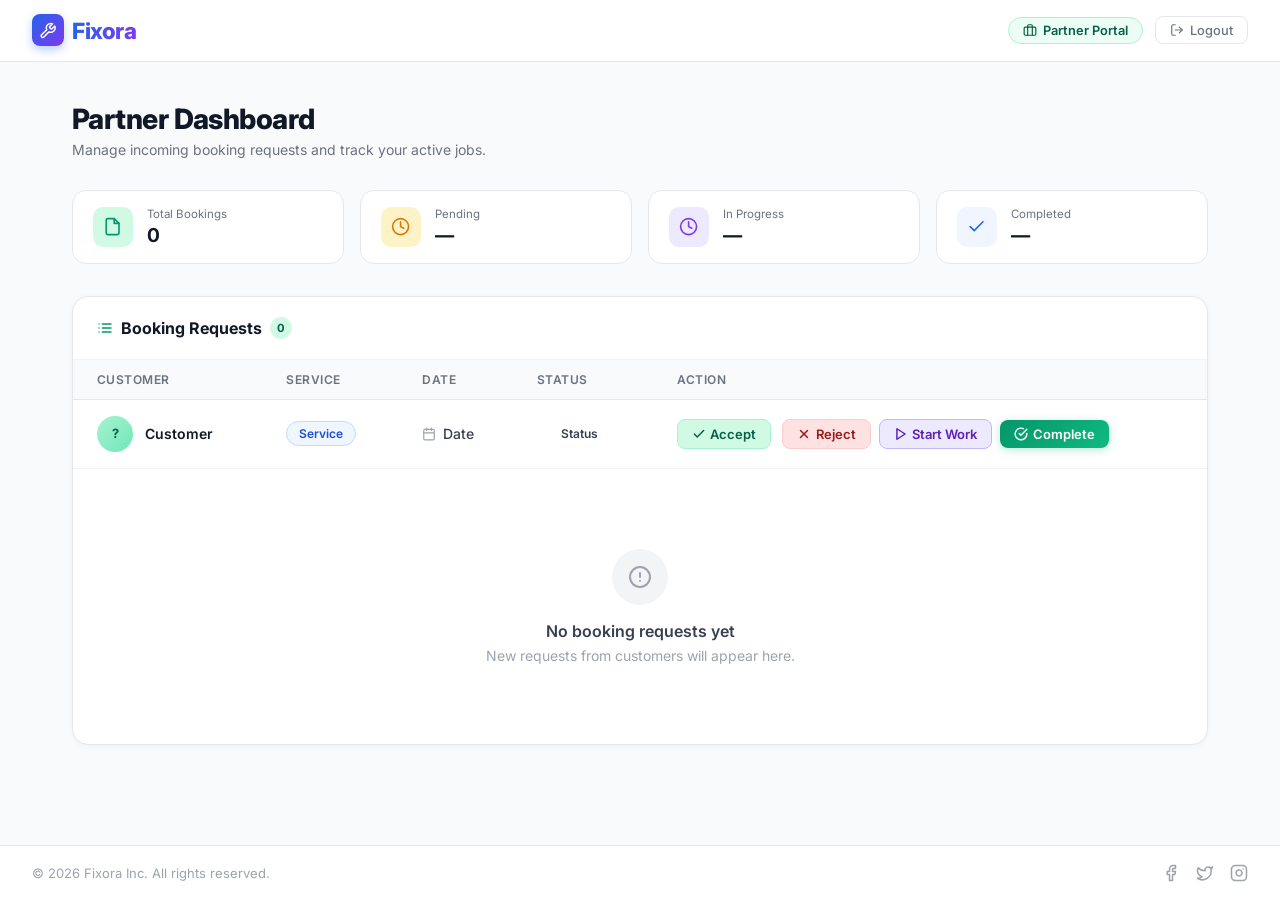
<file: src/main/resources/templates/partner-dashboard.html>
<!DOCTYPE html>
<html lang="en" xmlns:th="http://www.thymeleaf.org">
<head>
  <meta charset="UTF-8" />
  <meta name="viewport" content="width=device-width, initial-scale=1.0" />
  <title>Partner Dashboard — Fixora</title>
  <link href="https://fonts.googleapis.com/css2?family=Inter:wght@400;500;600;700;800&display=swap" rel="stylesheet" />
  <style>
    /* ── Reset ── */
    *, *::before, *::after { box-sizing: border-box; margin: 0; padding: 0; }
    body {
      font-family: 'Inter', -apple-system, BlinkMacSystemFont, sans-serif;
      background: #F9FAFB;
      color: #111827;
      min-height: 100vh;
      display: flex;
      flex-direction: column;
      -webkit-font-smoothing: antialiased;
    }
    a { text-decoration: none; color: inherit; }
    button { cursor: pointer; border: none; background: none; font-family: inherit; }

    /* ── Navbar ── */
    .navbar {
      background: rgba(255, 255, 255, 0.92);
      backdrop-filter: blur(12px);
      -webkit-backdrop-filter: blur(12px);
      border-bottom: 1px solid #E5E7EB;
      padding: 0.9rem 2rem;
      display: flex;
      align-items: center;
      justify-content: space-between;
      position: sticky;
      top: 0;
      z-index: 50;
    }

    .logo {
      display: flex;
      align-items: center;
      gap: 0.5rem;
      cursor: pointer;
    }

    .logo-icon {
      width: 2rem;
      height: 2rem;
      border-radius: 0.5rem;
      background: linear-gradient(135deg, #2563EB, #7C3AED);
      display: flex;
      align-items: center;
      justify-content: center;
      box-shadow: 0 4px 10px rgba(37, 99, 235, 0.3);
    }

    .logo-icon svg {
      width: 1.1rem;
      height: 1.1rem;
      stroke: #fff;
      fill: none;
      stroke-width: 2;
      stroke-linecap: round;
      stroke-linejoin: round;
    }

    .logo-text {
      font-size: 1.4rem;
      font-weight: 800;
      letter-spacing: -0.02em;
      background: linear-gradient(to right, #2563EB, #7C3AED);
      -webkit-background-clip: text;
      -webkit-text-fill-color: transparent;
      background-clip: text;
    }

    .nav-right {
      display: flex;
      align-items: center;
      gap: 0.75rem;
    }

    .nav-badge {
      display: flex;
      align-items: center;
      gap: 0.375rem;
      padding: 0.3rem 0.875rem;
      border-radius: 9999px;
      background: #ECFDF5;
      border: 1px solid #A7F3D0;
      font-size: 0.8rem;
      font-weight: 600;
      color: #065F46;
    }

    .nav-badge svg {
      width: 0.875rem;
      height: 0.875rem;
      stroke: #065F46;
      fill: none;
      stroke-width: 2;
      stroke-linecap: round;
      stroke-linejoin: round;
    }

    .nav-logout {
      display: flex;
      align-items: center;
      gap: 0.375rem;
      padding: 0.35rem 0.875rem;
      border-radius: 0.5rem;
      border: 1px solid #E5E7EB;
      background: #fff;
      font-size: 0.8rem;
      font-weight: 500;
      color: #6B7280;
      transition: border-color 0.2s, color 0.2s;
    }

    .nav-logout:hover { border-color: #FCA5A5; color: #EF4444; }

    .nav-logout svg {
      width: 0.875rem;
      height: 0.875rem;
      stroke: currentColor;
      fill: none;
      stroke-width: 2;
      stroke-linecap: round;
      stroke-linejoin: round;
    }

    /* ── Page Wrapper ── */
    .page-wrapper {
      flex: 1;
      max-width: 1200px;
      width: 100%;
      margin: 0 auto;
      padding: 2.5rem 2rem;
    }

    /* ── Page Header ── */
    .page-header {
      display: flex;
      align-items: flex-start;
      justify-content: space-between;
      flex-wrap: wrap;
      gap: 1rem;
      margin-bottom: 2rem;
    }

    .page-title-group h1 {
      font-size: 1.75rem;
      font-weight: 800;
      color: #111827;
      letter-spacing: -0.02em;
      margin-bottom: 0.3rem;
    }

    .page-title-group p {
      font-size: 0.875rem;
      color: #6B7280;
    }

    /* ── Stats Strip ── */
    .stats-strip {
      display: grid;
      grid-template-columns: repeat(auto-fit, minmax(130px, 1fr));
      gap: 1rem;
      margin-bottom: 2rem;
    }

    .stat-card {
      background: #fff;
      border: 1px solid #E5E7EB;
      border-radius: 0.875rem;
      padding: 1rem 1.25rem;
      display: flex;
      align-items: center;
      gap: 0.875rem;
    }

    .stat-icon {
      width: 2.5rem;
      height: 2.5rem;
      border-radius: 0.625rem;
      display: flex;
      align-items: center;
      justify-content: center;
      flex-shrink: 0;
    }

    .stat-icon svg {
      width: 1.2rem;
      height: 1.2rem;
      fill: none;
      stroke-width: 2;
      stroke-linecap: round;
      stroke-linejoin: round;
    }

    .stat-icon.green  { background: #D1FAE5; }
    .stat-icon.green svg  { stroke: #059669; }
    .stat-icon.amber  { background: #FEF3C7; }
    .stat-icon.amber svg  { stroke: #D97706; }
    .stat-icon.blue   { background: #EFF6FF; }
    .stat-icon.blue svg   { stroke: #2563EB; }
    .stat-icon.violet { background: #EDE9FE; }
    .stat-icon.violet svg { stroke: #7C3AED; }

    .stat-label { font-size: 0.72rem; color: #6B7280; margin-bottom: 0.15rem; }
    .stat-value { font-size: 1.2rem; font-weight: 700; color: #111827; }

    /* ── Table Card ── */
    .table-card {
      background: #fff;
      border: 1px solid #E5E7EB;
      border-radius: 1rem;
      overflow: hidden;
      box-shadow: 0 1px 6px rgba(0, 0, 0, 0.04);
    }

    .table-card-header {
      display: flex;
      align-items: center;
      justify-content: space-between;
      padding: 1.25rem 1.5rem;
      border-bottom: 1px solid #F3F4F6;
      flex-wrap: wrap;
      gap: 0.75rem;
    }

    .table-card-header h2 {
      font-size: 1rem;
      font-weight: 700;
      color: #111827;
      display: flex;
      align-items: center;
      gap: 0.5rem;
    }

    .table-card-header h2 svg {
      width: 1rem;
      height: 1rem;
      stroke: #059669;
      fill: none;
      stroke-width: 2;
      stroke-linecap: round;
      stroke-linejoin: round;
    }

    .booking-count {
      display: inline-flex;
      align-items: center;
      justify-content: center;
      min-width: 1.375rem;
      height: 1.375rem;
      border-radius: 9999px;
      background: #D1FAE5;
      color: #065F46;
      font-size: 0.7rem;
      font-weight: 700;
      padding: 0 0.4rem;
    }

    /* ── Table ── */
    .table-scroll {
      overflow-x: auto;
      -webkit-overflow-scrolling: touch;
    }

    table {
      width: 100%;
      border-collapse: collapse;
      font-size: 0.875rem;
      min-width: 640px;
    }

    thead tr {
      background: #F9FAFB;
      border-bottom: 1px solid #E5E7EB;
    }

    thead th {
      padding: 0.75rem 1.5rem;
      text-align: left;
      font-size: 0.75rem;
      font-weight: 600;
      color: #6B7280;
      text-transform: uppercase;
      letter-spacing: 0.04em;
      white-space: nowrap;
    }

    tbody tr {
      border-bottom: 1px solid #F3F4F6;
      transition: background 0.15s;
    }

    tbody tr:last-child { border-bottom: none; }
    tbody tr:hover { background: #FAFAFA; }

    tbody td {
      padding: 1rem 1.5rem;
      color: #374151;
      vertical-align: middle;
    }

    /* Customer cell */
    .customer-cell {
      display: flex;
      align-items: center;
      gap: 0.75rem;
    }

    .customer-avatar {
      width: 2.25rem;
      height: 2.25rem;
      border-radius: 50%;
      background: linear-gradient(135deg, #A7F3D0, #6EE7B7);
      display: flex;
      align-items: center;
      justify-content: center;
      font-size: 0.8rem;
      font-weight: 700;
      color: #065F46;
      flex-shrink: 0;
      text-transform: uppercase;
    }

    .customer-name {
      font-weight: 600;
      color: #111827;
      font-size: 0.875rem;
    }

    /* Service badge */
    .service-badge {
      display: inline-flex;
      align-items: center;
      gap: 0.3rem;
      padding: 0.25rem 0.75rem;
      border-radius: 9999px;
      font-size: 0.75rem;
      font-weight: 600;
      background: #EFF6FF;
      color: #1D4ED8;
      border: 1px solid #BFDBFE;
      white-space: nowrap;
    }

    /* Date cell */
    .date-cell {
      display: flex;
      align-items: center;
      gap: 0.4rem;
      font-size: 0.875rem;
      color: #374151;
      font-weight: 500;
    }

    .date-cell svg {
      width: 0.875rem;
      height: 0.875rem;
      stroke: #9CA3AF;
      fill: none;
      stroke-width: 2;
      stroke-linecap: round;
      stroke-linejoin: round;
      flex-shrink: 0;
    }

    /* ── Status Pills ── */
    .status-pill {
      display: inline-flex;
      align-items: center;
      gap: 0.3rem;
      padding: 0.25rem 0.75rem;
      border-radius: 9999px;
      font-size: 0.75rem;
      font-weight: 600;
      white-space: nowrap;
    }

    .status-pill .dot {
      width: 0.45rem;
      height: 0.45rem;
      border-radius: 50%;
      flex-shrink: 0;
    }

    .status-pending     { background: #FEF3C7; color: #92400E; border: 1px solid #FDE68A; }
    .status-pending .dot    { background: #D97706; }
    .status-confirmed   { background: #EFF6FF; color: #1D4ED8; border: 1px solid #BFDBFE; }
    .status-confirmed .dot  { background: #2563EB; }
    .status-in-progress { background: #FDF4FF; color: #6B21A8; border: 1px solid #E9D5FF; }
    .status-in-progress .dot { background: #9333EA; }
    .status-completed   { background: #D1FAE5; color: #065F46; border: 1px solid #A7F3D0; }
    .status-completed .dot  { background: #059669; }
    .status-cancelled   { background: #FEE2E2; color: #991B1B; border: 1px solid #FECACA; }
    .status-cancelled .dot  { background: #DC2626; }
    .status-default     { background: #F3F4F6; color: #374151; border: 1px solid #E5E7EB; }
    .status-default .dot    { background: #9CA3AF; }

    /* ── Action Buttons ── */
    .action-cell {
      display: flex;
      align-items: center;
      gap: 0.5rem;
      flex-wrap: wrap;
    }

    .btn {
      display: inline-flex;
      align-items: center;
      gap: 0.3rem;
      padding: 0.4rem 0.875rem;
      border-radius: 0.5rem;
      font-size: 0.8125rem;
      font-weight: 600;
      font-family: inherit;
      cursor: pointer;
      transition: opacity 0.2s, transform 0.15s;
      white-space: nowrap;
    }

    .btn:hover  { opacity: 0.88; transform: translateY(-1px); }
    .btn:active { transform: translateY(0); }

    .btn svg {
      width: 0.875rem;
      height: 0.875rem;
      fill: none;
      stroke-width: 2.5;
      stroke-linecap: round;
      stroke-linejoin: round;
    }

    /* Accept */
    .btn-accept {
      background: #D1FAE5;
      color: #065F46;
      border: 1px solid #A7F3D0;
    }
    .btn-accept svg { stroke: #065F46; }
    .btn-accept:hover { background: #A7F3D0; }

    /* Reject */
    .btn-reject {
      background: #FEE2E2;
      color: #991B1B;
      border: 1px solid #FECACA;
    }
    .btn-reject svg { stroke: #991B1B; }
    .btn-reject:hover { background: #FECACA; }

    /* Start Work */
    .btn-start {
      background: #EDE9FE;
      color: #5B21B6;
      border: 1px solid #C4B5FD;
    }
    .btn-start svg { stroke: #5B21B6; }
    .btn-start:hover { background: #C4B5FD; }

    /* Complete */
    .btn-complete {
      background: linear-gradient(135deg, #059669, #10B981);
      color: #fff;
      border: none;
      box-shadow: 0 2px 8px rgba(16, 185, 129, 0.3);
    }
    .btn-complete svg { stroke: #fff; }

    /* ── Empty State ── */
    .empty-state {
      text-align: center;
      padding: 4rem 2rem;
    }

    .empty-icon {
      width: 3.5rem;
      height: 3.5rem;
      border-radius: 50%;
      background: #F3F4F6;
      display: flex;
      align-items: center;
      justify-content: center;
      margin: 0 auto 1rem;
    }

    .empty-icon svg {
      width: 1.5rem;
      height: 1.5rem;
      stroke: #9CA3AF;
      fill: none;
      stroke-width: 2;
      stroke-linecap: round;
      stroke-linejoin: round;
    }

    .empty-state h3 { font-size: 1rem; font-weight: 600; color: #374151; margin-bottom: 0.375rem; }
    .empty-state p  { font-size: 0.875rem; color: #9CA3AF; }

    /* ── Footer ── */
    footer {
      background: #fff;
      border-top: 1px solid #E5E7EB;
      padding: 1.125rem 2rem;
      display: flex;
      align-items: center;
      justify-content: space-between;
      flex-wrap: wrap;
      gap: 0.75rem;
    }

    .footer-copy { font-size: 0.8125rem; color: #9CA3AF; }
    .footer-socials { display: flex; gap: 1rem; }

    .footer-socials svg {
      width: 1.125rem;
      height: 1.125rem;
      stroke: #9CA3AF;
      fill: none;
      stroke-width: 2;
      stroke-linecap: round;
      stroke-linejoin: round;
      cursor: pointer;
      transition: stroke 0.2s;
    }

    .footer-socials svg:hover { stroke: #10B981; }

    /* ── Responsive ── */
    @media (max-width: 640px) {
      .navbar { padding: 0.875rem 1rem; }
      .page-wrapper { padding: 1.5rem 1rem; }
      .page-header { flex-direction: column; }
      footer { padding: 1rem; justify-content: center; text-align: center; }
      .nav-badge { display: none; }
    }
  </style>
</head>
<body>

  <!-- ── Navbar ── -->
  <nav class="navbar">
    <a class="logo" href="/">
      <div class="logo-icon">
        <svg viewBox="0 0 24 24">
          <path d="M14.7 6.3a1 1 0 0 0 0 1.4l1.6 1.6a1 1 0 0 0 1.4 0l3.77-3.77a6 6 0 0 1-7.94 7.94l-6.91 6.91a2.12 2.12 0 0 1-3-3l6.91-6.91a6 6 0 0 1 7.94-7.94l-3.76 3.76z"/>
        </svg>
      </div>
      <span class="logo-text">Fixora</span>
    </a>

    <div class="nav-right">
      <div class="nav-badge">
        <!-- Briefcase icon -->
        <svg viewBox="0 0 24 24">
          <rect x="2" y="7" width="20" height="14" rx="2" ry="2"/>
          <path d="M16 21V5a2 2 0 0 0-2-2h-4a2 2 0 0 0-2 2v16"/>
        </svg>
        Partner Portal
      </div>
      <a class="nav-logout" href="/partner/logout">
        <svg viewBox="0 0 24 24">
          <path d="M9 21H5a2 2 0 0 1-2-2V5a2 2 0 0 1 2-2h4"/>
          <polyline points="16 17 21 12 16 7"/>
          <line x1="21" y1="12" x2="9" y2="12"/>
        </svg>
        Logout
      </a>
    </div>
  </nav>

  <!-- ── Page Content ── -->
  <div class="page-wrapper">

    <!-- Page Header -->
    <div class="page-header">
      <div class="page-title-group">
        <h1>Partner Dashboard</h1>
        <p>Manage incoming booking requests and track your active jobs.</p>
      </div>
    </div>

    <!-- Stats Strip -->
    <div class="stats-strip">
      <div class="stat-card">
        <div class="stat-icon green">
          <svg viewBox="0 0 24 24">
            <path d="M14 2H6a2 2 0 0 0-2 2v16a2 2 0 0 0 2 2h12a2 2 0 0 0 2-2V8z"/>
            <polyline points="14 2 14 8 20 8"/>
          </svg>
        </div>
        <div>
          <p class="stat-label">Total Bookings</p>
          <p class="stat-value" th:text="${#lists.size(bookings)}">0</p>
        </div>
      </div>
      <div class="stat-card">
        <div class="stat-icon amber">
          <svg viewBox="0 0 24 24">
            <circle cx="12" cy="12" r="10"/>
            <polyline points="12 6 12 12 16 14"/>
          </svg>
        </div>
        <div>
          <p class="stat-label">Pending</p>
          <p class="stat-value">—</p>
        </div>
      </div>
      <div class="stat-card">
        <div class="stat-icon violet">
          <svg viewBox="0 0 24 24">
            <circle cx="12" cy="12" r="10"/>
            <polyline points="12 6 12 12 16 14"/>
          </svg>
        </div>
        <div>
          <p class="stat-label">In Progress</p>
          <p class="stat-value">—</p>
        </div>
      </div>
      <div class="stat-card">
        <div class="stat-icon blue">
          <svg viewBox="0 0 24 24">
            <polyline points="20 6 9 17 4 12"/>
          </svg>
        </div>
        <div>
          <p class="stat-label">Completed</p>
          <p class="stat-value">—</p>
        </div>
      </div>
    </div>

    <!-- Table Card -->
    <div class="table-card">
      <div class="table-card-header">
        <h2>
          <svg viewBox="0 0 24 24">
            <line x1="8" y1="6" x2="21" y2="6"/><line x1="8" y1="12" x2="21" y2="12"/>
            <line x1="8" y1="18" x2="21" y2="18"/><line x1="3" y1="6" x2="3.01" y2="6"/>
            <line x1="3" y1="12" x2="3.01" y2="12"/><line x1="3" y1="18" x2="3.01" y2="18"/>
          </svg>
          Booking Requests
          <span class="booking-count" th:text="${#lists.size(bookings)}">0</span>
        </h2>
      </div>

      <div class="table-scroll">
        <table>
          <thead>
            <tr>
              <th>Customer</th>
              <th>Service</th>
              <th>Date</th>
              <th>Status</th>
              <th>Action</th>
            </tr>
          </thead>
          <tbody>

            <!-- ── Thymeleaf loop — all th: attributes preserved exactly ── -->
            <tr th:each="booking : ${bookings}">

              <!-- Customer — th:text preserved exactly -->
              <td>
                <div class="customer-cell">
                  <div class="customer-avatar" th:text="${#strings.substring(booking.customerName, 0, 1)}">?</div>
                  <span class="customer-name" th:text="${booking.customerName}">Customer</span>
                </div>
              </td>

              <!-- Service Type — th:text preserved exactly -->
              <td>
                <span class="service-badge" th:text="${booking.serviceType}">Service</span>
              </td>

              <!-- Booking Date — th:text preserved exactly -->
              <td>
                <div class="date-cell">
                  <svg viewBox="0 0 24 24">
                    <rect x="3" y="4" width="18" height="18" rx="2" ry="2"/>
                    <line x1="16" y1="2" x2="16" y2="6"/>
                    <line x1="8" y1="2" x2="8" y2="6"/>
                    <line x1="3" y1="10" x2="21" y2="10"/>
                  </svg>
                  <span th:text="${booking.bookingDate}">Date</span>
                </div>
              </td>

              <!-- Status — th:text preserved exactly, colour pill via th:classappend -->
              <td>
                <span class="status-pill"
                  th:classappend="${booking.status == 'PENDING'}     ? 'status-pending'     :
                                  (${booking.status == 'CONFIRMED'}   ? 'status-confirmed'   :
                                  (${booking.status == 'IN_PROGRESS'} ? 'status-in-progress' :
                                  (${booking.status == 'COMPLETED'}   ? 'status-completed'   :
                                  (${booking.status == 'CANCELLED'}   ? 'status-cancelled'   : 'status-default'))))">
                  <span class="dot"></span>
                  <span th:text="${booking.status}">Status</span>
                </span>
              </td>

              <!-- Actions — all th:if conditions and th:href values preserved exactly -->
              <td>
                <div class="action-cell">

                  <!-- PENDING: Accept + Reject — th:if & th:href preserved exactly -->
                  <span th:if="${booking.status == 'PENDING'}">
                    <a th:href="@{/partner/booking/accept/{id}(id=${booking.id})}" class="btn btn-accept">
                      <svg viewBox="0 0 24 24"><polyline points="20 6 9 17 4 12"/></svg>
                      Accept
                    </a>
                    <a th:href="@{/partner/booking/reject/{id}(id=${booking.id})}" class="btn btn-reject" style="margin-left:0.4rem;">
                      <svg viewBox="0 0 24 24"><line x1="18" y1="6" x2="6" y2="18"/><line x1="6" y1="6" x2="18" y2="18"/></svg>
                      Reject
                    </a>
                  </span>

                  <!-- CONFIRMED: Start Work — th:if & th:href preserved exactly -->
                  <span th:if="${booking.status == 'CONFIRMED'}">
                    <a th:href="@{/partner/booking/start/{id}(id=${booking.id})}" class="btn btn-start">
                      <svg viewBox="0 0 24 24"><polygon points="5 3 19 12 5 21 5 3"/></svg>
                      Start Work
                    </a>
                  </span>

                  <!-- IN_PROGRESS: Complete — th:if & th:href preserved exactly -->
                  <span th:if="${booking.status == 'IN_PROGRESS'}">
                    <a th:href="@{/partner/booking/complete/{id}(id=${booking.id})}" class="btn btn-complete">
                      <svg viewBox="0 0 24 24"><path d="M22 11.08V12a10 10 0 1 1-5.93-9.14"/><polyline points="22 4 12 14.01 9 11.01"/></svg>
                      Complete
                    </a>
                  </span>

                </div>
              </td>

            </tr>
            <!-- ── End Thymeleaf loop ── -->

            <!-- Empty state row when no bookings -->
            <tr th:if="${#lists.isEmpty(bookings)}">
              <td colspan="5">
                <div class="empty-state">
                  <div class="empty-icon">
                    <svg viewBox="0 0 24 24">
                      <circle cx="12" cy="12" r="10"/>
                      <line x1="12" y1="8" x2="12" y2="12"/>
                      <line x1="12" y1="16" x2="12.01" y2="16"/>
                    </svg>
                  </div>
                  <h3>No booking requests yet</h3>
                  <p>New requests from customers will appear here.</p>
                </div>
              </td>
            </tr>

          </tbody>
        </table>
      </div>
    </div>

  </div><!-- end .page-wrapper -->

  <!-- ── Footer ── -->
  <footer>
    <span class="footer-copy">© <script>document.write(new Date().getFullYear())</script> Fixora Inc. All rights reserved.</span>
    <div class="footer-socials">
      <svg viewBox="0 0 24 24" title="Facebook">
        <path d="M18 2h-3a5 5 0 0 0-5 5v3H7v4h3v8h4v-8h3l1-4h-4V7a1 1 0 0 1 1-1h3z"/>
      </svg>
      <svg viewBox="0 0 24 24" title="Twitter">
        <path d="M22 4s-.7 2.1-2 3.4c1.6 10-9.4 17.3-18 11.6 2.2.1 4.4-.6 6-2C3 15.5.5 9.6 3 5c2.2 2.6 5.6 4.1 9 4-.9-4.2 4-6.6 7-3.8 1.1 0 3-1.2 3-1.2z"/>
      </svg>
      <svg viewBox="0 0 24 24" title="Instagram">
        <rect x="2" y="2" width="20" height="20" rx="5" ry="5"/>
        <path d="M16 11.37A4 4 0 1 1 12.63 8 4 4 0 0 1 16 11.37z"/>
        <line x1="17.5" y1="6.5" x2="17.51" y2="6.5"/>
      </svg>
    </div>
  </footer>

</body>
</html>
</file>
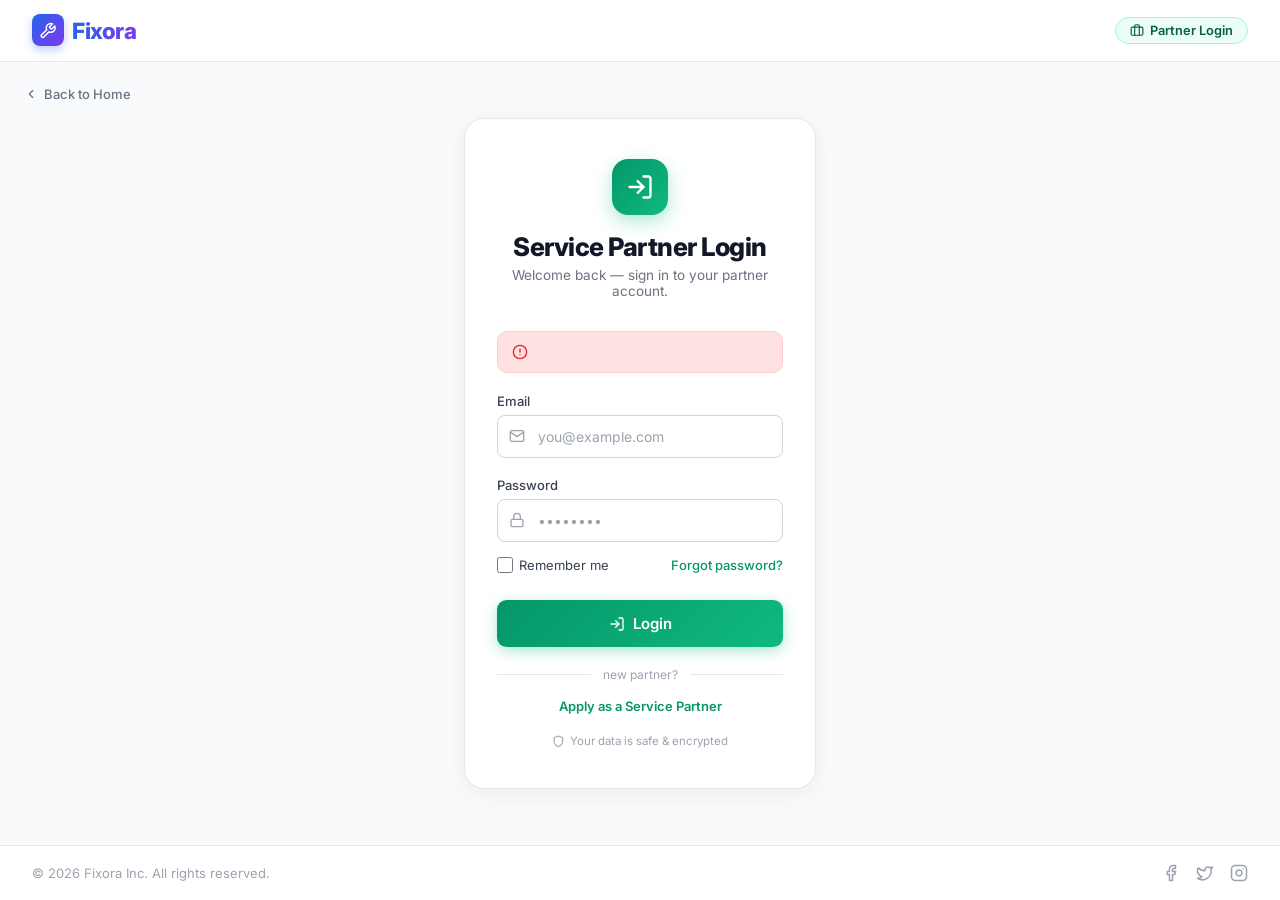
<file: src/main/resources/templates/partner-login.html>
<!DOCTYPE html>
<html lang="en" xmlns:th="http://www.thymeleaf.org">
<head>
  <meta charset="UTF-8" />
  <meta name="viewport" content="width=device-width, initial-scale=1.0" />
  <title>Partner Login — Fixora</title>
  <link href="https://fonts.googleapis.com/css2?family=Inter:wght@400;500;600;700;800&display=swap" rel="stylesheet" />
  <style>
    *, *::before, *::after { box-sizing: border-box; margin: 0; padding: 0; }
    body {
      font-family: 'Inter', -apple-system, BlinkMacSystemFont, sans-serif;
      background: #F9FAFB;
      color: #111827;
      min-height: 100vh;
      display: flex;
      flex-direction: column;
      -webkit-font-smoothing: antialiased;
    }
    a { text-decoration: none; color: inherit; }
    button { cursor: pointer; border: none; background: none; font-family: inherit; }

    /* Navbar */
    .navbar {
      background: rgba(255,255,255,0.92);
      backdrop-filter: blur(12px);
      -webkit-backdrop-filter: blur(12px);
      border-bottom: 1px solid #E5E7EB;
      padding: 0.9rem 2rem;
      display: flex;
      align-items: center;
      justify-content: space-between;
      position: sticky;
      top: 0;
      z-index: 50;
    }
    .logo { display: flex; align-items: center; gap: 0.5rem; cursor: pointer; }
    .logo-icon {
      width: 2rem; height: 2rem; border-radius: 0.5rem;
      background: linear-gradient(135deg, #2563EB, #7C3AED);
      display: flex; align-items: center; justify-content: center;
      box-shadow: 0 4px 10px rgba(37,99,235,0.3);
    }
    .logo-icon svg { width: 1.1rem; height: 1.1rem; stroke: #fff; fill: none; stroke-width: 2; stroke-linecap: round; stroke-linejoin: round; }
    .logo-text {
      font-size: 1.4rem; font-weight: 800; letter-spacing: -0.02em;
      background: linear-gradient(to right, #2563EB, #7C3AED);
      -webkit-background-clip: text; -webkit-text-fill-color: transparent; background-clip: text;
    }
    .nav-badge {
      display: flex; align-items: center; gap: 0.375rem;
      padding: 0.3rem 0.875rem; border-radius: 9999px;
      background: #ECFDF5; border: 1px solid #A7F3D0;
      font-size: 0.8rem; font-weight: 600; color: #065F46;
    }
    .nav-badge svg { width: 0.875rem; height: 0.875rem; stroke: #065F46; fill: none; stroke-width: 2; stroke-linecap: round; stroke-linejoin: round; }

    /* Main */
    main {
      flex: 1; display: flex; align-items: center; justify-content: center;
      padding: 3rem 1rem; position: relative;
    }

    /* Back link */
    .back-link {
      display: flex; align-items: center; gap: 0.375rem;
      font-size: 0.8125rem; font-weight: 500; color: #6B7280;
      transition: color 0.2s; position: absolute; top: 1.5rem; left: 1.5rem;
    }
    .back-link:hover { color: #059669; }
    .back-link svg { width: 0.875rem; height: 0.875rem; stroke: currentColor; fill: none; stroke-width: 2; stroke-linecap: round; stroke-linejoin: round; }

    /* Auth Card */
    .auth-card {
      background: #fff; border: 1px solid #E5E7EB; border-radius: 1.25rem;
      padding: 2.5rem 2rem; width: 100%; max-width: 22rem;
      box-shadow: 0 4px 24px rgba(0,0,0,0.06);
    }

    /* Card Header */
    .card-header { text-align: center; margin-bottom: 2rem; }
    .partner-icon {
      width: 3.5rem; height: 3.5rem; border-radius: 1rem;
      background: linear-gradient(135deg, #059669, #10B981);
      display: flex; align-items: center; justify-content: center;
      margin: 0 auto 1rem;
      box-shadow: 0 6px 18px rgba(16,185,129,0.35);
    }
    .partner-icon svg { width: 1.75rem; height: 1.75rem; stroke: #fff; fill: none; stroke-width: 2; stroke-linecap: round; stroke-linejoin: round; }
    .card-header h2 { font-size: 1.6rem; font-weight: 800; color: #111827; letter-spacing: -0.02em; margin-bottom: 0.3rem; }
    .card-header p  { font-size: 0.85rem; color: #6B7280; }

    /* Error alert — wraps th:text="${error}" */
    .error-alert {
      display: flex; align-items: center; gap: 0.5rem;
      background: #FEE2E2; border: 1px solid #FECACA;
      border-radius: 0.625rem; padding: 0.75rem 0.875rem; margin-bottom: 1.25rem;
    }
    .error-alert svg { width: 1rem; height: 1rem; stroke: #DC2626; fill: none; stroke-width: 2; stroke-linecap: round; stroke-linejoin: round; flex-shrink: 0; }
    /* <p th:text="${error}"> preserved exactly — styled via parent */
    .error-alert p { font-size: 0.8125rem; font-weight: 500; color: #991B1B; margin: 0; }

    /* Form */
    .auth-form { display: flex; flex-direction: column; gap: 1.2rem; }
    .field-group { display: flex; flex-direction: column; gap: 0.375rem; }
    .field-group label { font-size: 0.8125rem; font-weight: 500; color: #374151; }
    .input-wrap { position: relative; }
    .input-icon {
      position: absolute; top: 50%; left: 0.75rem; transform: translateY(-50%);
      width: 1rem; height: 1rem; stroke: #9CA3AF; fill: none;
      stroke-width: 2; stroke-linecap: round; stroke-linejoin: round; pointer-events: none;
    }
    .input-wrap input {
      width: 100%; padding: 0.75rem 0.75rem 0.75rem 2.5rem;
      border: 1px solid #D1D5DB; border-radius: 0.5rem;
      font-size: 0.875rem; font-family: inherit; color: #111827;
      background: #fff; outline: none; transition: border-color 0.2s, box-shadow 0.2s;
    }
    .input-wrap input::placeholder { color: #9CA3AF; }
    .input-wrap input:focus { border-color: #10B981; box-shadow: 0 0 0 3px rgba(16,185,129,0.12); }

    /* Remember & Forgot row */
    .form-meta { display: flex; align-items: center; justify-content: space-between; margin-top: -0.25rem; }
    .checkbox-label { display: flex; align-items: center; gap: 0.4rem; font-size: 0.8125rem; color: #374151; cursor: pointer; }
    .checkbox-label input[type="checkbox"] { accent-color: #10B981; width: 1rem; height: 1rem; cursor: pointer; }
    .forgot-link { font-size: 0.8125rem; font-weight: 500; color: #059669; transition: color 0.2s; }
    .forgot-link:hover { color: #047857; }

    /* Submit */
    .btn-submit {
      width: 100%; padding: 0.875rem 1rem;
      background: linear-gradient(135deg, #059669, #10B981);
      color: #fff; border: none; border-radius: 0.6rem;
      font-size: 0.9375rem; font-weight: 600; font-family: inherit; cursor: pointer;
      display: flex; align-items: center; justify-content: center; gap: 0.5rem;
      box-shadow: 0 4px 14px rgba(16,185,129,0.35);
      transition: opacity 0.2s, transform 0.2s; margin-top: 0.5rem;
    }
    .btn-submit:hover  { opacity: 0.9; transform: translateY(-1px); }
    .btn-submit:active { transform: translateY(0); }
    .btn-submit svg { width: 1rem; height: 1rem; stroke: #fff; fill: none; stroke-width: 2; stroke-linecap: round; stroke-linejoin: round; }

    /* Divider */
    .divider { display: flex; align-items: center; gap: 0.75rem; margin: 1.25rem 0 1rem; }
    .divider-line { flex: 1; height: 1px; background: #E5E7EB; }
    .divider span { font-size: 0.75rem; color: #9CA3AF; white-space: nowrap; }

    /* Auth footer */
    .auth-footer { text-align: center; font-size: 0.8125rem; color: #6B7280; }
    .auth-footer a { font-weight: 600; color: #059669; transition: color 0.2s; }
    .auth-footer a:hover { color: #047857; }

    /* Secure note */
    .secure-note { display: flex; align-items: center; justify-content: center; gap: 0.375rem; font-size: 0.72rem; color: #9CA3AF; margin-top: 1.25rem; }
    .secure-note svg { width: 0.8rem; height: 0.8rem; stroke: #9CA3AF; fill: none; stroke-width: 2; stroke-linecap: round; stroke-linejoin: round; }

    /* Footer */
    footer {
      background: #fff; border-top: 1px solid #E5E7EB;
      padding: 1.125rem 2rem; display: flex; align-items: center;
      justify-content: space-between; flex-wrap: wrap; gap: 0.75rem;
    }
    .footer-copy { font-size: 0.8125rem; color: #9CA3AF; }
    .footer-socials { display: flex; gap: 1rem; }
    .footer-socials svg { width: 1.125rem; height: 1.125rem; stroke: #9CA3AF; fill: none; stroke-width: 2; stroke-linecap: round; stroke-linejoin: round; cursor: pointer; transition: stroke 0.2s; }
    .footer-socials svg:hover { stroke: #10B981; }

    /* Responsive */
    @media (max-width: 480px) {
      .navbar { padding: 0.875rem 1rem; }
      .auth-card { padding: 2rem 1.25rem; }
      footer { padding: 1rem; justify-content: center; text-align: center; }
      .back-link { top: 1rem; left: 1rem; }
    }
  </style>
</head>
<body>

  <!-- Navbar -->
  <nav class="navbar">
    <a class="logo" href="/">
      <div class="logo-icon">
        <svg viewBox="0 0 24 24"><path d="M14.7 6.3a1 1 0 0 0 0 1.4l1.6 1.6a1 1 0 0 0 1.4 0l3.77-3.77a6 6 0 0 1-7.94 7.94l-6.91 6.91a2.12 2.12 0 0 1-3-3l6.91-6.91a6 6 0 0 1 7.94-7.94l-3.76 3.76z"/></svg>
      </div>
      <span class="logo-text">Fixora</span>
    </a>
    <div class="nav-badge">
      <svg viewBox="0 0 24 24"><rect x="2" y="7" width="20" height="14" rx="2" ry="2"/><path d="M16 21V5a2 2 0 0 0-2-2h-4a2 2 0 0 0-2 2v16"/></svg>
      Partner Login
    </div>
  </nav>

  <!-- Main -->
  <main>

    <a class="back-link" href="/">
      <svg viewBox="0 0 24 24"><polyline points="15 18 9 12 15 6"/></svg>
      Back to Home
    </a>

    <div class="auth-card">

      <!-- Card Header -->
      <div class="card-header">
        <div class="partner-icon">
          <svg viewBox="0 0 24 24">
            <path d="M15 3h4a2 2 0 0 1 2 2v14a2 2 0 0 1-2 2h-4"/>
            <polyline points="10 17 15 12 10 7"/>
            <line x1="15" y1="12" x2="3" y2="12"/>
          </svg>
        </div>
        <h2>Service Partner Login</h2>
        <p>Welcome back — sign in to your partner account.</p>
      </div>

      <!-- Error alert — th:if shows only when error exists -->
      <!-- th:text="${error}" is on the <p> tag, preserved exactly as in the original -->
      <div class="error-alert" th:if="${error}">
        <svg viewBox="0 0 24 24">
          <circle cx="12" cy="12" r="10"/>
          <line x1="12" y1="8" x2="12" y2="12"/>
          <line x1="12" y1="16" x2="12.01" y2="16"/>
        </svg>
        <p th:text="${error}"></p>
      </div>

      <!-- Form — action="/partner/login" method="post" preserved exactly -->
      <form class="auth-form" action="/partner/login" method="post">

        <!-- name="email" preserved exactly -->
        <div class="field-group">
          <label for="email">Email</label>
          <div class="input-wrap">
            <svg class="input-icon" viewBox="0 0 24 24">
              <path d="M4 4h16c1.1 0 2 .9 2 2v12c0 1.1-.9 2-2 2H4c-1.1 0-2-.9-2-2V6c0-1.1.9-2 2-2z"/>
              <polyline points="22,6 12,13 2,6"/>
            </svg>
            <input type="email" id="email" name="email" placeholder="you@example.com" required />
          </div>
        </div>

        <!-- name="password" preserved exactly -->
        <div class="field-group">
          <label for="password">Password</label>
          <div class="input-wrap">
            <svg class="input-icon" viewBox="0 0 24 24">
              <rect x="3" y="11" width="18" height="11" rx="2" ry="2"/>
              <path d="M7 11V7a5 5 0 0 1 10 0v4"/>
            </svg>
            <input type="password" id="password" name="password" placeholder="••••••••" required />
          </div>
        </div>

        <!-- Remember me + Forgot password -->
        <div class="form-meta">
          <label class="checkbox-label">
            <input type="checkbox" name="remember-me" /> Remember me
          </label>
          <a class="forgot-link" href="/forgot-password">Forgot password?</a>
        </div>

        <!-- Submit button -->
        <button type="submit" class="btn-submit">
          <svg viewBox="0 0 24 24">
            <path d="M15 3h4a2 2 0 0 1 2 2v14a2 2 0 0 1-2 2h-4"/>
            <polyline points="10 17 15 12 10 7"/>
            <line x1="15" y1="12" x2="3" y2="12"/>
          </svg>
          Login
        </button>

      </form>

      <!-- Divider -->
      <div class="divider">
        <div class="divider-line"></div>
        <span>new partner?</span>
        <div class="divider-line"></div>
      </div>

      <!-- Register link -->
      <div class="auth-footer">
        <a href="/partner/register">Apply as a Service Partner</a>
      </div>

      <!-- Secure note -->
      <div class="secure-note">
        <svg viewBox="0 0 24 24"><path d="M12 22s8-4 8-10V5l-8-3-8 3v7c0 6 8 10 8 10z"/></svg>
        Your data is safe &amp; encrypted
      </div>

    </div>
  </main>

  <!-- Footer -->
  <footer>
    <span class="footer-copy">© <script>document.write(new Date().getFullYear())</script> Fixora Inc. All rights reserved.</span>
    <div class="footer-socials">
      <svg viewBox="0 0 24 24" title="Facebook"><path d="M18 2h-3a5 5 0 0 0-5 5v3H7v4h3v8h4v-8h3l1-4h-4V7a1 1 0 0 1 1-1h3z"/></svg>
      <svg viewBox="0 0 24 24" title="Twitter"><path d="M22 4s-.7 2.1-2 3.4c1.6 10-9.4 17.3-18 11.6 2.2.1 4.4-.6 6-2C3 15.5.5 9.6 3 5c2.2 2.6 5.6 4.1 9 4-.9-4.2 4-6.6 7-3.8 1.1 0 3-1.2 3-1.2z"/></svg>
      <svg viewBox="0 0 24 24" title="Instagram"><rect x="2" y="2" width="20" height="20" rx="5" ry="5"/><path d="M16 11.37A4 4 0 1 1 12.63 8 4 4 0 0 1 16 11.37z"/><line x1="17.5" y1="6.5" x2="17.51" y2="6.5"/></svg>
    </div>
  </footer>

</body>
</html>
</file>
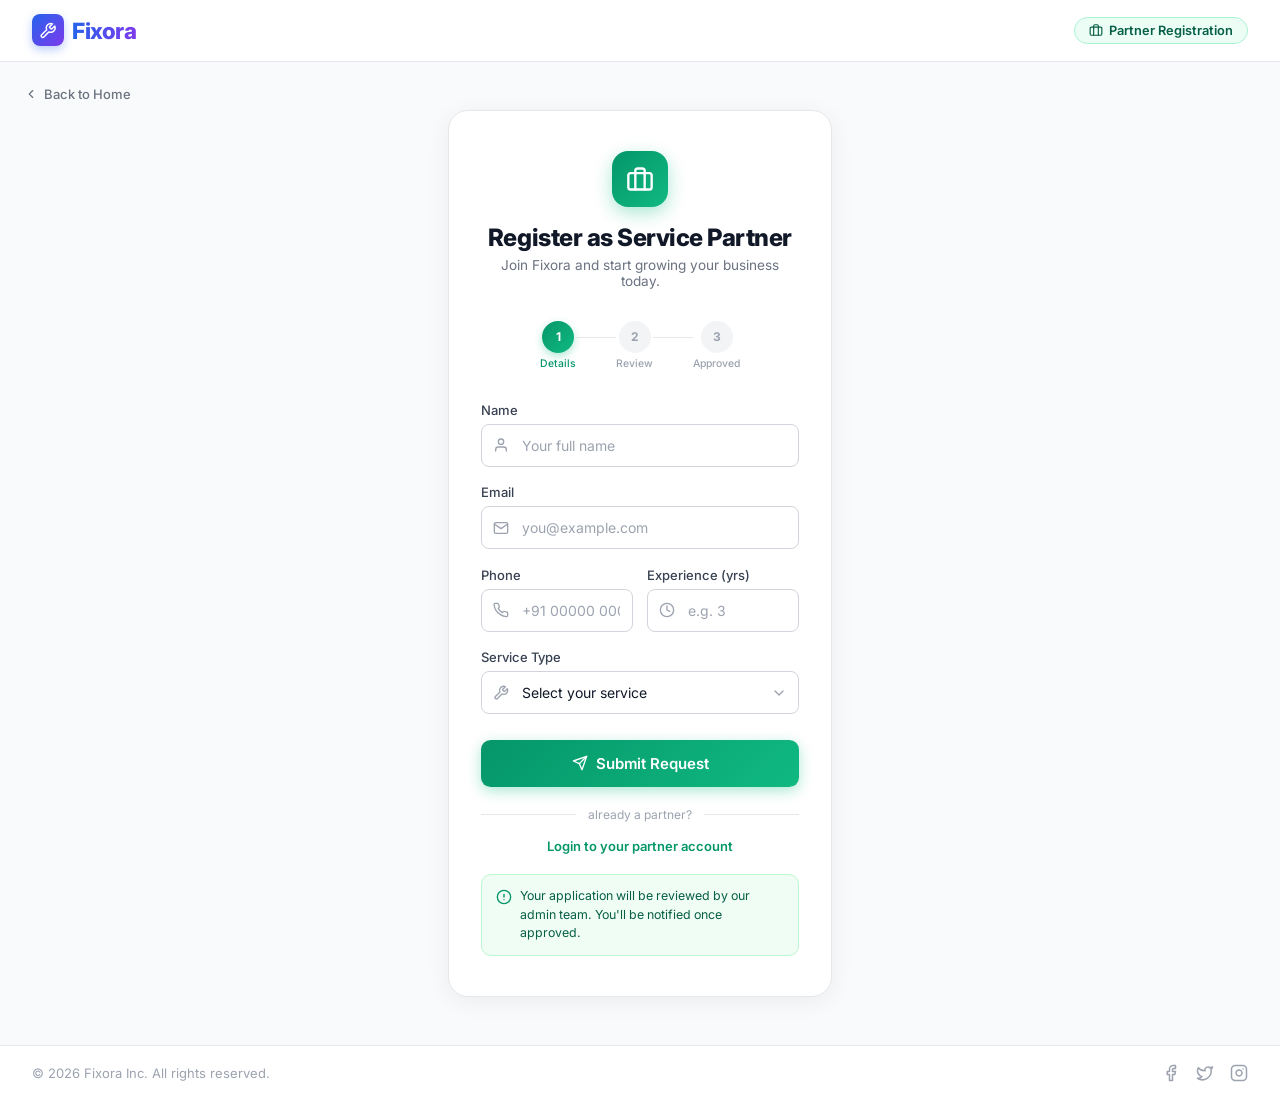
<file: src/main/resources/templates/partner-register.html>
<!DOCTYPE html>
<html lang="en">
<head>
  <meta charset="UTF-8" />
  <meta name="viewport" content="width=device-width, initial-scale=1.0" />
  <title>Partner Registration — Fixora</title>
  <link href="https://fonts.googleapis.com/css2?family=Inter:wght@400;500;600;700;800&display=swap" rel="stylesheet" />
  <style>
    /* ── Reset ── */
    *, *::before, *::after { box-sizing: border-box; margin: 0; padding: 0; }
    body {
      font-family: 'Inter', -apple-system, BlinkMacSystemFont, sans-serif;
      background: #F9FAFB;
      color: #111827;
      min-height: 100vh;
      display: flex;
      flex-direction: column;
      -webkit-font-smoothing: antialiased;
    }
    a { text-decoration: none; color: inherit; }
    button { cursor: pointer; border: none; background: none; font-family: inherit; }

    /* ── Navbar ── */
    .navbar {
      background: rgba(255, 255, 255, 0.92);
      backdrop-filter: blur(12px);
      -webkit-backdrop-filter: blur(12px);
      border-bottom: 1px solid #E5E7EB;
      padding: 0.9rem 2rem;
      display: flex;
      align-items: center;
      justify-content: space-between;
      position: sticky;
      top: 0;
      z-index: 50;
    }

    .logo {
      display: flex;
      align-items: center;
      gap: 0.5rem;
      cursor: pointer;
    }

    .logo-icon {
      width: 2rem;
      height: 2rem;
      border-radius: 0.5rem;
      background: linear-gradient(135deg, #2563EB, #7C3AED);
      display: flex;
      align-items: center;
      justify-content: center;
      box-shadow: 0 4px 10px rgba(37, 99, 235, 0.3);
    }

    .logo-icon svg {
      width: 1.1rem;
      height: 1.1rem;
      stroke: #fff;
      fill: none;
      stroke-width: 2;
      stroke-linecap: round;
      stroke-linejoin: round;
    }

    .logo-text {
      font-size: 1.4rem;
      font-weight: 800;
      letter-spacing: -0.02em;
      background: linear-gradient(to right, #2563EB, #7C3AED);
      -webkit-background-clip: text;
      -webkit-text-fill-color: transparent;
      background-clip: text;
    }

    .nav-badge {
      display: flex;
      align-items: center;
      gap: 0.375rem;
      padding: 0.3rem 0.875rem;
      border-radius: 9999px;
      background: #ECFDF5;
      border: 1px solid #A7F3D0;
      font-size: 0.8rem;
      font-weight: 600;
      color: #065F46;
    }

    .nav-badge svg {
      width: 0.875rem;
      height: 0.875rem;
      stroke: #065F46;
      fill: none;
      stroke-width: 2;
      stroke-linecap: round;
      stroke-linejoin: round;
    }

    /* ── Main ── */
    main {
      flex: 1;
      display: flex;
      align-items: center;
      justify-content: center;
      padding: 3rem 1rem;
      position: relative;
    }

    /* ── Back Link ── */
    .back-link {
      display: flex;
      align-items: center;
      gap: 0.375rem;
      font-size: 0.8125rem;
      font-weight: 500;
      color: #6B7280;
      transition: color 0.2s;
      position: absolute;
      top: 1.5rem;
      left: 1.5rem;
    }

    .back-link:hover { color: #059669; }

    .back-link svg {
      width: 0.875rem;
      height: 0.875rem;
      stroke: currentColor;
      fill: none;
      stroke-width: 2;
      stroke-linecap: round;
      stroke-linejoin: round;
    }

    /* ── Auth Card ── */
    .auth-card {
      background: #fff;
      border: 1px solid #E5E7EB;
      border-radius: 1.25rem;
      padding: 2.5rem 2rem;
      width: 100%;
      max-width: 24rem;
      box-shadow: 0 4px 24px rgba(0, 0, 0, 0.06);
    }

    /* ── Card Header ── */
    .card-header {
      text-align: center;
      margin-bottom: 2rem;
    }

    .partner-icon {
      width: 3.5rem;
      height: 3.5rem;
      border-radius: 1rem;
      background: linear-gradient(135deg, #059669, #10B981);
      display: flex;
      align-items: center;
      justify-content: center;
      margin: 0 auto 1rem;
      box-shadow: 0 6px 18px rgba(16, 185, 129, 0.35);
    }

    .partner-icon svg {
      width: 1.75rem;
      height: 1.75rem;
      stroke: #fff;
      fill: none;
      stroke-width: 2;
      stroke-linecap: round;
      stroke-linejoin: round;
    }

    .card-header h2 {
      font-size: 1.5rem;
      font-weight: 800;
      color: #111827;
      letter-spacing: -0.02em;
      margin-bottom: 0.3rem;
    }

    .card-header p {
      font-size: 0.85rem;
      color: #6B7280;
    }

    /* ── Steps indicator ── */
    .steps {
      display: flex;
      align-items: center;
      justify-content: center;
      gap: 0;
      margin-bottom: 2rem;
    }

    .step {
      display: flex;
      flex-direction: column;
      align-items: center;
      gap: 0.25rem;
    }

    .step-dot {
      width: 2rem;
      height: 2rem;
      border-radius: 50%;
      display: flex;
      align-items: center;
      justify-content: center;
      font-size: 0.75rem;
      font-weight: 700;
    }

    .step-dot.active {
      background: linear-gradient(135deg, #059669, #10B981);
      color: #fff;
      box-shadow: 0 3px 8px rgba(16, 185, 129, 0.35);
    }

    .step-dot.inactive {
      background: #F3F4F6;
      color: #9CA3AF;
    }

    .step-label {
      font-size: 0.65rem;
      font-weight: 500;
      color: #9CA3AF;
      white-space: nowrap;
    }

    .step-label.active { color: #059669; }

    .step-connector {
      height: 1px;
      width: 2.5rem;
      background: #E5E7EB;
      margin-bottom: 1rem;
      flex-shrink: 0;
    }

    /* ── Form ── */
    .auth-form {
      display: flex;
      flex-direction: column;
      gap: 1.1rem;
    }

    /* Two-column row for Phone + Experience */
    .form-row {
      display: grid;
      grid-template-columns: 1fr 1fr;
      gap: 0.875rem;
    }

    .field-group {
      display: flex;
      flex-direction: column;
      gap: 0.375rem;
    }

    .field-group label {
      font-size: 0.8125rem;
      font-weight: 500;
      color: #374151;
    }

    .input-wrap {
      position: relative;
    }

    .input-icon {
      position: absolute;
      top: 50%;
      left: 0.75rem;
      transform: translateY(-50%);
      width: 1rem;
      height: 1rem;
      stroke: #9CA3AF;
      fill: none;
      stroke-width: 2;
      stroke-linecap: round;
      stroke-linejoin: round;
      pointer-events: none;
    }

    .input-wrap input,
    .input-wrap select {
      width: 100%;
      padding: 0.75rem 0.75rem 0.75rem 2.5rem;
      border: 1px solid #D1D5DB;
      border-radius: 0.5rem;
      font-size: 0.875rem;
      font-family: inherit;
      color: #111827;
      background: #fff;
      outline: none;
      transition: border-color 0.2s, box-shadow 0.2s;
    }

    .input-wrap input::placeholder { color: #9CA3AF; }

    .input-wrap input:focus,
    .input-wrap select:focus {
      border-color: #10B981;
      box-shadow: 0 0 0 3px rgba(16, 185, 129, 0.12);
    }

    /* Select styling */
    .select-wrap {
      position: relative;
    }

    .select-wrap select {
      width: 100%;
      padding: 0.75rem 2.25rem 0.75rem 2.5rem;
      border: 1px solid #D1D5DB;
      border-radius: 0.5rem;
      font-size: 0.875rem;
      font-family: inherit;
      color: #111827;
      background: #fff;
      outline: none;
      transition: border-color 0.2s, box-shadow 0.2s;
      appearance: none;
      -webkit-appearance: none;
      cursor: pointer;
    }

    .select-wrap select:focus {
      border-color: #10B981;
      box-shadow: 0 0 0 3px rgba(16, 185, 129, 0.12);
    }

    .select-icon-left {
      position: absolute;
      top: 50%;
      left: 0.75rem;
      transform: translateY(-50%);
      width: 1rem;
      height: 1rem;
      stroke: #9CA3AF;
      fill: none;
      stroke-width: 2;
      stroke-linecap: round;
      stroke-linejoin: round;
      pointer-events: none;
    }

    .select-chevron {
      position: absolute;
      top: 50%;
      right: 0.75rem;
      transform: translateY(-50%);
      width: 1rem;
      height: 1rem;
      stroke: #9CA3AF;
      fill: none;
      stroke-width: 2;
      stroke-linecap: round;
      stroke-linejoin: round;
      pointer-events: none;
    }

    /* ── Submit Button ── */
    .btn-submit {
      width: 100%;
      padding: 0.875rem 1rem;
      background: linear-gradient(135deg, #059669, #10B981);
      color: #fff;
      border: none;
      border-radius: 0.6rem;
      font-size: 0.9375rem;
      font-weight: 600;
      font-family: inherit;
      cursor: pointer;
      display: flex;
      align-items: center;
      justify-content: center;
      gap: 0.5rem;
      box-shadow: 0 4px 14px rgba(16, 185, 129, 0.35);
      transition: opacity 0.2s, transform 0.2s;
      margin-top: 0.5rem;
    }

    .btn-submit:hover  { opacity: 0.9; transform: translateY(-1px); }
    .btn-submit:active { transform: translateY(0); }

    .btn-submit svg {
      width: 1rem;
      height: 1rem;
      stroke: #fff;
      fill: none;
      stroke-width: 2;
      stroke-linecap: round;
      stroke-linejoin: round;
    }

    /* ── Divider ── */
    .divider {
      display: flex;
      align-items: center;
      gap: 0.75rem;
      margin: 1.25rem 0 1rem;
    }

    .divider-line { flex: 1; height: 1px; background: #E5E7EB; }
    .divider span { font-size: 0.75rem; color: #9CA3AF; white-space: nowrap; }

    /* ── Auth Footer ── */
    .auth-footer {
      text-align: center;
      font-size: 0.8125rem;
      color: #6B7280;
    }

    .auth-footer a {
      font-weight: 600;
      color: #059669;
      transition: color 0.2s;
    }

    .auth-footer a:hover { color: #047857; }

    /* ── Info Note ── */
    .info-note {
      display: flex;
      align-items: flex-start;
      gap: 0.5rem;
      background: #F0FDF4;
      border: 1px solid #BBF7D0;
      border-radius: 0.625rem;
      padding: 0.75rem 0.875rem;
      margin-top: 1.25rem;
    }

    .info-note svg {
      width: 1rem;
      height: 1rem;
      stroke: #059669;
      fill: none;
      stroke-width: 2;
      stroke-linecap: round;
      stroke-linejoin: round;
      flex-shrink: 0;
      margin-top: 0.1rem;
    }

    .info-note p {
      font-size: 0.775rem;
      color: #065F46;
      line-height: 1.5;
    }

    /* ── Footer ── */
    footer {
      background: #fff;
      border-top: 1px solid #E5E7EB;
      padding: 1.125rem 2rem;
      display: flex;
      align-items: center;
      justify-content: space-between;
      flex-wrap: wrap;
      gap: 0.75rem;
    }

    .footer-copy { font-size: 0.8125rem; color: #9CA3AF; }
    .footer-socials { display: flex; gap: 1rem; }

    .footer-socials svg {
      width: 1.125rem;
      height: 1.125rem;
      stroke: #9CA3AF;
      fill: none;
      stroke-width: 2;
      stroke-linecap: round;
      stroke-linejoin: round;
      cursor: pointer;
      transition: stroke 0.2s;
    }

    .footer-socials svg:hover { stroke: #10B981; }

    /* ── Responsive ── */
    @media (max-width: 480px) {
      .navbar { padding: 0.875rem 1rem; }
      .auth-card { padding: 2rem 1.25rem; }
      .form-row { grid-template-columns: 1fr; }
      footer { padding: 1rem; justify-content: center; text-align: center; }
      .back-link { top: 1rem; left: 1rem; }
    }
  </style>
</head>
<body>

  <!-- ── Navbar ── -->
  <nav class="navbar">
    <a class="logo" href="/">
      <div class="logo-icon">
        <svg viewBox="0 0 24 24">
          <path d="M14.7 6.3a1 1 0 0 0 0 1.4l1.6 1.6a1 1 0 0 0 1.4 0l3.77-3.77a6 6 0 0 1-7.94 7.94l-6.91 6.91a2.12 2.12 0 0 1-3-3l6.91-6.91a6 6 0 0 1 7.94-7.94l-3.76 3.76z"/>
        </svg>
      </div>
      <span class="logo-text">Fixora</span>
    </a>

    <div class="nav-badge">
      <!-- Briefcase icon -->
      <svg viewBox="0 0 24 24">
        <rect x="2" y="7" width="20" height="14" rx="2" ry="2"/>
        <path d="M16 21V5a2 2 0 0 0-2-2h-4a2 2 0 0 0-2 2v16"/>
      </svg>
      Partner Registration
    </div>
  </nav>

  <!-- ── Main ── -->
  <main>

    <!-- Back Link -->
    <a class="back-link" href="/">
      <svg viewBox="0 0 24 24"><polyline points="15 18 9 12 15 6"/></svg>
      Back to Home
    </a>

    <div class="auth-card">

      <!-- Card Header -->
      <div class="card-header">
        <div class="partner-icon">
          <!-- Briefcase icon -->
          <svg viewBox="0 0 24 24">
            <rect x="2" y="7" width="20" height="14" rx="2" ry="2"/>
            <path d="M16 21V5a2 2 0 0 0-2-2h-4a2 2 0 0 0-2 2v16"/>
          </svg>
        </div>
        <h2>Register as Service Partner</h2>
        <p>Join Fixora and start growing your business today.</p>
      </div>

      <!-- Steps indicator -->
      <div class="steps">
        <div class="step">
          <div class="step-dot active">1</div>
          <span class="step-label active">Details</span>
        </div>
        <div class="step-connector"></div>
        <div class="step">
          <div class="step-dot inactive">2</div>
          <span class="step-label">Review</span>
        </div>
        <div class="step-connector"></div>
        <div class="step">
          <div class="step-dot inactive">3</div>
          <span class="step-label">Approved</span>
        </div>
      </div>

      <!-- Form — action & method preserved exactly -->
      <form class="auth-form" action="/partner/register" method="post">

        <!-- Name -->
        <div class="field-group">
          <label for="name">Name</label>
          <div class="input-wrap">
            <svg class="input-icon" viewBox="0 0 24 24">
              <path d="M20 21v-2a4 4 0 0 0-4-4H8a4 4 0 0 0-4 4v2"/>
              <circle cx="12" cy="7" r="4"/>
            </svg>
            <input
              type="text"
              id="name"
              name="name"
              placeholder="Your full name"
              required
            />
          </div>
        </div>

        <!-- Email -->
        <div class="field-group">
          <label for="email">Email</label>
          <div class="input-wrap">
            <svg class="input-icon" viewBox="0 0 24 24">
              <path d="M4 4h16c1.1 0 2 .9 2 2v12c0 1.1-.9 2-2 2H4c-1.1 0-2-.9-2-2V6c0-1.1.9-2 2-2z"/>
              <polyline points="22,6 12,13 2,6"/>
            </svg>
            <input
              type="email"
              id="email"
              name="email"
              placeholder="you@example.com"
              required
            />
          </div>
        </div>

        <!-- Phone + Experience side by side -->
        <div class="form-row">

          <!-- Phone — name="phone" preserved exactly -->
          <div class="field-group">
            <label for="phone">Phone</label>
            <div class="input-wrap">
              <svg class="input-icon" viewBox="0 0 24 24">
                <path d="M22 16.92v3a2 2 0 0 1-2.18 2 19.79 19.79 0 0 1-8.63-3.07A19.5 19.5 0 0 1 4.69 13a19.79 19.79 0 0 1-3.07-8.67A2 2 0 0 1 3.6 2h3a2 2 0 0 1 2 1.72c.127.96.361 1.903.7 2.81a2 2 0 0 1-.45 2.11L7.91 9.91a16 16 0 0 0 6.06 6.06l1.27-1.27a2 2 0 0 1 2.11-.45c.907.339 1.85.573 2.81.7A2 2 0 0 1 22 16.92z"/>
              </svg>
              <input
                type="text"
                id="phone"
                name="phone"
                placeholder="+91 00000 00000"
                required
              />
            </div>
          </div>

          <!-- Experience — name="experience" preserved exactly -->
          <div class="field-group">
            <label for="experience">Experience (yrs)</label>
            <div class="input-wrap">
              <svg class="input-icon" viewBox="0 0 24 24">
                <circle cx="12" cy="12" r="10"/>
                <polyline points="12 6 12 12 16 14"/>
              </svg>
              <input
                type="number"
                id="experience"
                name="experience"
                placeholder="e.g. 3"
                min="0"
                max="50"
                required
              />
            </div>
          </div>

        </div>

        <!-- Service Type — name="serviceType" preserved exactly -->
        <!-- Upgraded to select for consistency; value strings match backend expectations -->
        <div class="field-group">
          <label for="serviceType">Service Type</label>
          <div class="select-wrap">
            <svg class="select-icon-left" viewBox="0 0 24 24">
              <path d="M14.7 6.3a1 1 0 0 0 0 1.4l1.6 1.6a1 1 0 0 0 1.4 0l3.77-3.77a6 6 0 0 1-7.94 7.94l-6.91 6.91a2.12 2.12 0 0 1-3-3l6.91-6.91a6 6 0 0 1 7.94-7.94l-3.76 3.76z"/>
            </svg>
            <select id="serviceType" name="serviceType" required>
              <option value="" disabled selected>Select your service</option>
              <option value="Plumbing">Plumbing</option>
              <option value="Electrical">Electrical</option>
              <option value="Cleaning">Cleaning</option>
              <option value="Appliance Repair">Appliance Repair</option>
              <option value="Painting">Painting</option>
              <option value="Home Maintenance">Home Maintenance</option>
            </select>
            <svg class="select-chevron" viewBox="0 0 24 24">
              <polyline points="6 9 12 15 18 9"/>
            </svg>
          </div>
        </div>

        <!-- Submit — preserves original btn-primary full-btn intent -->
        <button type="submit" class="btn-submit">
          <svg viewBox="0 0 24 24">
            <line x1="22" y1="2" x2="11" y2="13"/>
            <polygon points="22 2 15 22 11 13 2 9 22 2"/>
          </svg>
          Submit Request
        </button>

      </form>

      <!-- Divider -->
      <div class="divider">
        <div class="divider-line"></div>
        <span>already a partner?</span>
        <div class="divider-line"></div>
      </div>

      <!-- Auth Footer -->
      <div class="auth-footer">
        <a href="/partner/login">Login to your partner account</a>
      </div>

      <!-- Info note -->
      <div class="info-note">
        <svg viewBox="0 0 24 24">
          <circle cx="12" cy="12" r="10"/>
          <line x1="12" y1="8" x2="12" y2="12"/>
          <line x1="12" y1="16" x2="12.01" y2="16"/>
        </svg>
        <p>Your application will be reviewed by our admin team. You'll be notified once approved.</p>
      </div>

    </div>
  </main>

  <!-- ── Footer ── -->
  <footer>
    <span class="footer-copy">© <script>document.write(new Date().getFullYear())</script> Fixora Inc. All rights reserved.</span>
    <div class="footer-socials">
      <svg viewBox="0 0 24 24" title="Facebook">
        <path d="M18 2h-3a5 5 0 0 0-5 5v3H7v4h3v8h4v-8h3l1-4h-4V7a1 1 0 0 1 1-1h3z"/>
      </svg>
      <svg viewBox="0 0 24 24" title="Twitter">
        <path d="M22 4s-.7 2.1-2 3.4c1.6 10-9.4 17.3-18 11.6 2.2.1 4.4-.6 6-2C3 15.5.5 9.6 3 5c2.2 2.6 5.6 4.1 9 4-.9-4.2 4-6.6 7-3.8 1.1 0 3-1.2 3-1.2z"/>
      </svg>
      <svg viewBox="0 0 24 24" title="Instagram">
        <rect x="2" y="2" width="20" height="20" rx="5" ry="5"/>
        <path d="M16 11.37A4 4 0 1 1 12.63 8 4 4 0 0 1 16 11.37z"/>
        <line x1="17.5" y1="6.5" x2="17.51" y2="6.5"/>
      </svg>
    </div>
  </footer>

</body>
</html>
</file>
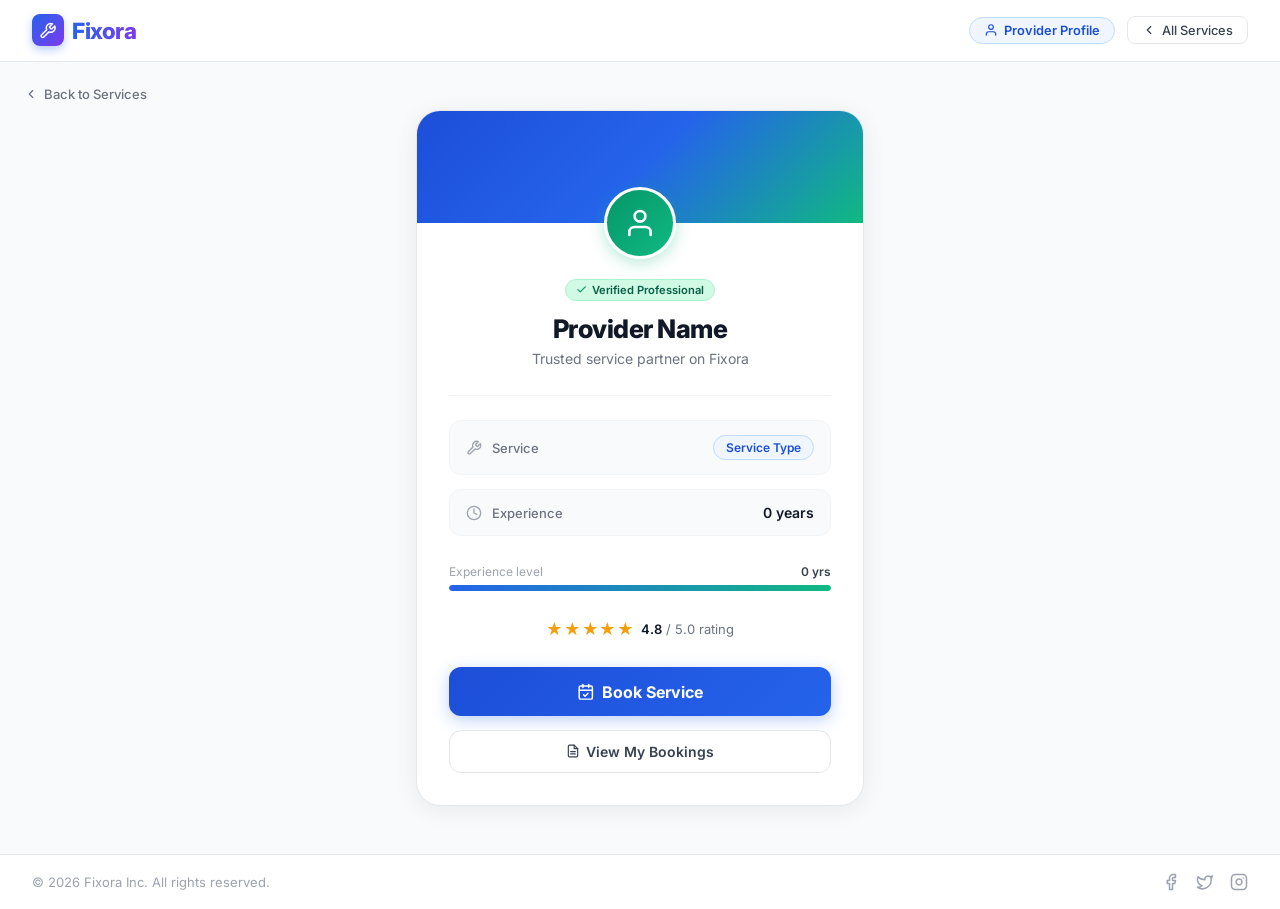
<file: src/main/resources/templates/provider-profile.html>
<!DOCTYPE html>
<html lang="en" xmlns:th="http://www.thymeleaf.org">
<head>
  <meta charset="UTF-8" />
  <meta name="viewport" content="width=device-width, initial-scale=1.0" />
  <title>Provider Profile — Fixora</title>
  <link href="https://fonts.googleapis.com/css2?family=Inter:wght@400;500;600;700;800&display=swap" rel="stylesheet" />
  <style>
    *, *::before, *::after { box-sizing: border-box; margin: 0; padding: 0; }
    body {
      font-family: 'Inter', -apple-system, BlinkMacSystemFont, sans-serif;
      background: #F9FAFB;
      color: #111827;
      min-height: 100vh;
      display: flex;
      flex-direction: column;
      -webkit-font-smoothing: antialiased;
    }
    a { text-decoration: none; color: inherit; }
    button { cursor: pointer; border: none; background: none; font-family: inherit; }

    /* ── Navbar ── */
    .navbar {
      background: rgba(255,255,255,0.92);
      backdrop-filter: blur(12px);
      -webkit-backdrop-filter: blur(12px);
      border-bottom: 1px solid #E5E7EB;
      padding: 0.9rem 2rem;
      display: flex;
      align-items: center;
      justify-content: space-between;
      position: sticky;
      top: 0;
      z-index: 50;
    }

    .logo { display: flex; align-items: center; gap: 0.5rem; cursor: pointer; }
    .logo-icon {
      width: 2rem; height: 2rem; border-radius: 0.5rem;
      background: linear-gradient(135deg, #2563EB, #7C3AED);
      display: flex; align-items: center; justify-content: center;
      box-shadow: 0 4px 10px rgba(37,99,235,0.3);
    }
    .logo-icon svg { width: 1.1rem; height: 1.1rem; stroke: #fff; fill: none; stroke-width: 2; stroke-linecap: round; stroke-linejoin: round; }
    .logo-text {
      font-size: 1.4rem; font-weight: 800; letter-spacing: -0.02em;
      background: linear-gradient(to right, #2563EB, #7C3AED);
      -webkit-background-clip: text; -webkit-text-fill-color: transparent; background-clip: text;
    }

    .nav-right { display: flex; align-items: center; gap: 0.75rem; }

    .nav-badge {
      display: flex; align-items: center; gap: 0.375rem;
      padding: 0.3rem 0.875rem; border-radius: 9999px;
      background: #EFF6FF; border: 1px solid #BFDBFE;
      font-size: 0.8rem; font-weight: 600; color: #1D4ED8;
    }
    .nav-badge svg { width: 0.875rem; height: 0.875rem; stroke: #1D4ED8; fill: none; stroke-width: 2; stroke-linecap: round; stroke-linejoin: round; }

    .nav-link {
      display: flex; align-items: center; gap: 0.375rem;
      padding: 0.35rem 0.875rem; border-radius: 0.5rem;
      border: 1px solid #E5E7EB; background: #fff;
      font-size: 0.8rem; font-weight: 500; color: #374151;
      transition: border-color 0.2s, color 0.2s, background 0.2s;
    }
    .nav-link:hover { border-color: #BFDBFE; color: #2563EB; background: #EFF6FF; }
    .nav-link svg { width: 0.875rem; height: 0.875rem; stroke: currentColor; fill: none; stroke-width: 2; stroke-linecap: round; stroke-linejoin: round; }

    /* ── Main ── */
    main {
      flex: 1; display: flex; align-items: center; justify-content: center;
      padding: 3rem 1rem; position: relative;
    }

    /* ── Back Link ── */
    .back-link {
      display: flex; align-items: center; gap: 0.375rem;
      font-size: 0.8125rem; font-weight: 500; color: #6B7280;
      transition: color 0.2s; position: absolute; top: 1.5rem; left: 1.5rem;
    }
    .back-link:hover { color: #2563EB; }
    .back-link svg { width: 0.875rem; height: 0.875rem; stroke: currentColor; fill: none; stroke-width: 2; stroke-linecap: round; stroke-linejoin: round; }

    /* ── Profile Card ── */
    .profile-card {
      background: #fff;
      border: 1px solid #E5E7EB;
      border-radius: 1.5rem;
      width: 100%;
      max-width: 28rem;
      box-shadow: 0 4px 24px rgba(0,0,0,0.07);
      overflow: hidden;
    }

    /* Card hero banner */
    .card-banner {
      height: 7rem;
      background: linear-gradient(135deg, #1D4ED8, #2563EB, #10B981);
      position: relative;
    }

    /* Avatar circle overlapping banner */
    .avatar-wrap {
      position: absolute;
      bottom: -2.25rem;
      left: 50%;
      transform: translateX(-50%);
    }

    .avatar-circle {
      width: 4.5rem;
      height: 4.5rem;
      border-radius: 50%;
      background: linear-gradient(135deg, #059669, #10B981);
      border: 3px solid #fff;
      box-shadow: 0 4px 16px rgba(16,185,129,0.3);
      display: flex;
      align-items: center;
      justify-content: center;
    }

    .avatar-circle svg {
      width: 2rem;
      height: 2rem;
      stroke: #fff;
      fill: none;
      stroke-width: 2;
      stroke-linecap: round;
      stroke-linejoin: round;
    }

    /* Card body */
    .card-body {
      padding: 3.5rem 2rem 2rem;
      display: flex;
      flex-direction: column;
      align-items: center;
      text-align: center;
    }

    /* Verified badge */
    .verified-pill {
      display: inline-flex;
      align-items: center;
      gap: 0.3rem;
      padding: 0.2rem 0.625rem;
      border-radius: 9999px;
      background: #D1FAE5;
      border: 1px solid #A7F3D0;
      font-size: 0.7rem;
      font-weight: 600;
      color: #065F46;
      margin-bottom: 0.75rem;
    }
    .verified-pill svg { width: 0.7rem; height: 0.7rem; stroke: #059669; fill: none; stroke-width: 2.5; stroke-linecap: round; stroke-linejoin: round; }

    /* Provider name — th:text="${provider.name}" preserved exactly */
    .provider-name {
      font-size: 1.6rem;
      font-weight: 800;
      color: #111827;
      letter-spacing: -0.02em;
      margin-bottom: 0.375rem;
    }

    /* Subtitle */
    .provider-subtitle {
      font-size: 0.875rem;
      color: #6B7280;
      margin-bottom: 1.75rem;
    }

    /* Divider */
    .card-divider {
      width: 100%;
      height: 1px;
      background: #F3F4F6;
      margin-bottom: 1.5rem;
    }

    /* Meta info rows */
    .meta-list {
      width: 100%;
      display: flex;
      flex-direction: column;
      gap: 0.875rem;
      margin-bottom: 1.75rem;
    }

    .meta-row {
      display: flex;
      align-items: center;
      justify-content: space-between;
      padding: 0.875rem 1rem;
      background: #F9FAFB;
      border: 1px solid #F3F4F6;
      border-radius: 0.75rem;
    }

    .meta-left {
      display: flex;
      align-items: center;
      gap: 0.625rem;
      font-size: 0.8125rem;
      color: #6B7280;
      font-weight: 500;
    }

    .meta-left svg {
      width: 1rem;
      height: 1rem;
      stroke: #9CA3AF;
      fill: none;
      stroke-width: 2;
      stroke-linecap: round;
      stroke-linejoin: round;
      flex-shrink: 0;
    }

    /* th:text values land inside these spans */
    .meta-value {
      font-size: 0.875rem;
      font-weight: 600;
      color: #111827;
    }

    /* Service type badge */
    .service-badge {
      display: inline-flex;
      align-items: center;
      gap: 0.3rem;
      padding: 0.25rem 0.75rem;
      border-radius: 9999px;
      font-size: 0.75rem;
      font-weight: 600;
      background: #EFF6FF;
      color: #1D4ED8;
      border: 1px solid #BFDBFE;
    }

    /* Experience bar */
    .exp-bar-wrap { width: 100%; margin-bottom: 1.75rem; }
    .exp-bar-label {
      display: flex;
      justify-content: space-between;
      font-size: 0.75rem;
      color: #9CA3AF;
      margin-bottom: 0.375rem;
    }
    .exp-bar-label span:last-child { font-weight: 600; color: #374151; }
    .exp-bar-track { height: 6px; background: #F3F4F6; border-radius: 9999px; overflow: hidden; }
    .exp-bar-fill {
      height: 100%;
      border-radius: 9999px;
      background: linear-gradient(to right, #2563EB, #10B981);
      /* width set via th:style — capped at 100%, assumes max ~20 yrs */
    }

    /* Rating row */
    .rating-row {
      display: flex;
      align-items: center;
      gap: 0.375rem;
      margin-bottom: 1.75rem;
    }

    .stars { color: #F59E0B; font-size: 1rem; letter-spacing: 0.05em; }
    .rating-text { font-size: 0.8125rem; color: #6B7280; }
    .rating-text strong { color: #111827; font-weight: 600; }

    /* Book Service CTA — th:href preserved exactly */
    .btn-book {
      width: 100%;
      padding: 0.9rem 1rem;
      background: linear-gradient(135deg, #1D4ED8, #2563EB);
      color: #fff;
      border: none;
      border-radius: 0.75rem;
      font-size: 1rem;
      font-weight: 700;
      font-family: inherit;
      display: flex;
      align-items: center;
      justify-content: center;
      gap: 0.5rem;
      box-shadow: 0 4px 16px rgba(37,99,235,0.3);
      transition: opacity 0.2s, transform 0.2s;
    }
    .btn-book:hover  { opacity: 0.9; transform: translateY(-2px); }
    .btn-book:active { transform: translateY(0); }
    .btn-book svg { width: 1.1rem; height: 1.1rem; stroke: #fff; fill: none; stroke-width: 2; stroke-linecap: round; stroke-linejoin: round; }

    /* My Bookings secondary link */
    .btn-secondary-link {
      margin-top: 0.875rem;
      display: flex;
      align-items: center;
      justify-content: center;
      gap: 0.375rem;
      width: 100%;
      padding: 0.75rem 1rem;
      border: 1px solid #E5E7EB;
      border-radius: 0.75rem;
      font-size: 0.875rem;
      font-weight: 600;
      color: #374151;
      background: #fff;
      transition: border-color 0.2s, color 0.2s, background 0.2s;
    }
    .btn-secondary-link:hover { border-color: #BFDBFE; color: #2563EB; background: #EFF6FF; }
    .btn-secondary-link svg { width: 0.875rem; height: 0.875rem; stroke: currentColor; fill: none; stroke-width: 2; stroke-linecap: round; stroke-linejoin: round; }

    /* ── Footer ── */
    footer {
      background: #fff; border-top: 1px solid #E5E7EB;
      padding: 1.125rem 2rem; display: flex;
      align-items: center; justify-content: space-between;
      flex-wrap: wrap; gap: 0.75rem;
    }
    .footer-copy { font-size: 0.8125rem; color: #9CA3AF; }
    .footer-socials { display: flex; gap: 1rem; }
    .footer-socials svg { width: 1.125rem; height: 1.125rem; stroke: #9CA3AF; fill: none; stroke-width: 2; stroke-linecap: round; stroke-linejoin: round; cursor: pointer; transition: stroke 0.2s; }
    .footer-socials svg:hover { stroke: #2563EB; }

    /* Responsive */
    @media (max-width: 480px) {
      .navbar { padding: 0.875rem 1rem; }
      .card-body { padding: 3.5rem 1.25rem 1.75rem; }
      footer { padding: 1rem; justify-content: center; text-align: center; }
      .back-link { top: 1rem; left: 1rem; }
    }
  </style>
</head>
<body>

  <!-- ── Navbar ── -->
  <nav class="navbar">
    <a class="logo" href="/">
      <div class="logo-icon">
        <svg viewBox="0 0 24 24"><path d="M14.7 6.3a1 1 0 0 0 0 1.4l1.6 1.6a1 1 0 0 0 1.4 0l3.77-3.77a6 6 0 0 1-7.94 7.94l-6.91 6.91a2.12 2.12 0 0 1-3-3l6.91-6.91a6 6 0 0 1 7.94-7.94l-3.76 3.76z"/></svg>
      </div>
      <span class="logo-text">Fixora</span>
    </a>

    <div class="nav-right">
      <div class="nav-badge">
        <svg viewBox="0 0 24 24"><path d="M20 21v-2a4 4 0 0 0-4-4H8a4 4 0 0 0-4 4v2"/><circle cx="12" cy="7" r="4"/></svg>
        Provider Profile
      </div>
      <a class="nav-link" href="/services">
        <svg viewBox="0 0 24 24"><polyline points="15 18 9 12 15 6"/></svg>
        All Services
      </a>
    </div>
  </nav>

  <!-- ── Main ── -->
  <main>

    <a class="back-link" href="/services">
      <svg viewBox="0 0 24 24"><polyline points="15 18 9 12 15 6"/></svg>
      Back to Services
    </a>

    <!-- Profile Card -->
    <div class="profile-card">

      <!-- Banner with avatar -->
      <div class="card-banner">
        <div class="avatar-wrap">
          <div class="avatar-circle">
            <svg viewBox="0 0 24 24"><path d="M20 21v-2a4 4 0 0 0-4-4H8a4 4 0 0 0-4 4v2"/><circle cx="12" cy="7" r="4"/></svg>
          </div>
        </div>
      </div>

      <!-- Card body -->
      <div class="card-body">

        <!-- Verified pill -->
        <div class="verified-pill">
          <svg viewBox="0 0 24 24"><polyline points="20 6 9 17 4 12"/></svg>
          Verified Professional
        </div>

        <!-- Provider name — th:text="${provider.name}" preserved exactly -->
        <h2 class="provider-name" th:text="${provider.name}">Provider Name</h2>
        <p class="provider-subtitle">Trusted service partner on Fixora</p>

        <div class="card-divider"></div>

        <!-- Meta rows — all th:text values preserved exactly -->
        <div class="meta-list">

          <!-- Service type — th:text="${provider.serviceType}" preserved exactly -->
          <div class="meta-row">
            <div class="meta-left">
              <svg viewBox="0 0 24 24"><path d="M14.7 6.3a1 1 0 0 0 0 1.4l1.6 1.6a1 1 0 0 0 1.4 0l3.77-3.77a6 6 0 0 1-7.94 7.94l-6.91 6.91a2.12 2.12 0 0 1-3-3l6.91-6.91a6 6 0 0 1 7.94-7.94l-3.76 3.76z"/></svg>
              Service
            </div>
            <span class="service-badge" th:text="${provider.serviceType}">Service Type</span>
          </div>

          <!-- Experience — th:text="${provider.experience}" preserved exactly -->
          <div class="meta-row">
            <div class="meta-left">
              <svg viewBox="0 0 24 24"><circle cx="12" cy="12" r="10"/><polyline points="12 6 12 12 16 14"/></svg>
              Experience
            </div>
            <span class="meta-value">
              <span th:text="${provider.experience}">0</span> years
            </span>
          </div>

        </div>

        <!-- Experience progress bar (visual — capped at 100%, assumes max ~20 yrs) -->
        <div class="exp-bar-wrap">
          <div class="exp-bar-label">
            <span>Experience level</span>
            <span><span th:text="${provider.experience}">0</span> yrs</span>
          </div>
          <div class="exp-bar-track">
            <div class="exp-bar-fill"
              th:style="'width: min(calc(' + ${provider.experience} + ' * 5%), 100%)'">
            </div>
          </div>
        </div>

        <!-- Static star rating display -->
        <div class="rating-row">
          <span class="stars">★★★★★</span>
          <span class="rating-text"><strong>4.8</strong> / 5.0 rating</span>
        </div>

        <!-- Book Service button — th:href="@{/booking/{id}(id=${provider.id})}" preserved exactly -->
        <a th:href="@{/booking/{id}(id=${provider.id})}" class="btn-book">
          <svg viewBox="0 0 24 24">
            <rect x="3" y="4" width="18" height="18" rx="2" ry="2"/>
            <line x1="16" y1="2" x2="16" y2="6"/>
            <line x1="8" y1="2" x2="8" y2="6"/>
            <line x1="3" y1="10" x2="21" y2="10"/>
            <polyline points="9 16 11 18 15 14"/>
          </svg>
          Book Service
        </a>

        <!-- My Bookings secondary link -->
        <a href="/my-bookings" class="btn-secondary-link">
          <svg viewBox="0 0 24 24"><path d="M14 2H6a2 2 0 0 0-2 2v16a2 2 0 0 0 2 2h12a2 2 0 0 0 2-2V8z"/><polyline points="14 2 14 8 20 8"/><line x1="16" y1="13" x2="8" y2="13"/><line x1="16" y1="17" x2="8" y2="17"/></svg>
          View My Bookings
        </a>

      </div>
    </div>
  </main>

  <!-- ── Footer ── -->
  <footer>
    <span class="footer-copy">© <script>document.write(new Date().getFullYear())</script> Fixora Inc. All rights reserved.</span>
    <div class="footer-socials">
      <svg viewBox="0 0 24 24" title="Facebook"><path d="M18 2h-3a5 5 0 0 0-5 5v3H7v4h3v8h4v-8h3l1-4h-4V7a1 1 0 0 1 1-1h3z"/></svg>
      <svg viewBox="0 0 24 24" title="Twitter"><path d="M22 4s-.7 2.1-2 3.4c1.6 10-9.4 17.3-18 11.6 2.2.1 4.4-.6 6-2C3 15.5.5 9.6 3 5c2.2 2.6 5.6 4.1 9 4-.9-4.2 4-6.6 7-3.8 1.1 0 3-1.2 3-1.2z"/></svg>
      <svg viewBox="0 0 24 24" title="Instagram"><rect x="2" y="2" width="20" height="20" rx="5" ry="5"/><path d="M16 11.37A4 4 0 1 1 12.63 8 4 4 0 0 1 16 11.37z"/><line x1="17.5" y1="6.5" x2="17.51" y2="6.5"/></svg>
    </div>
  </footer>

</body>
</html>
</file>
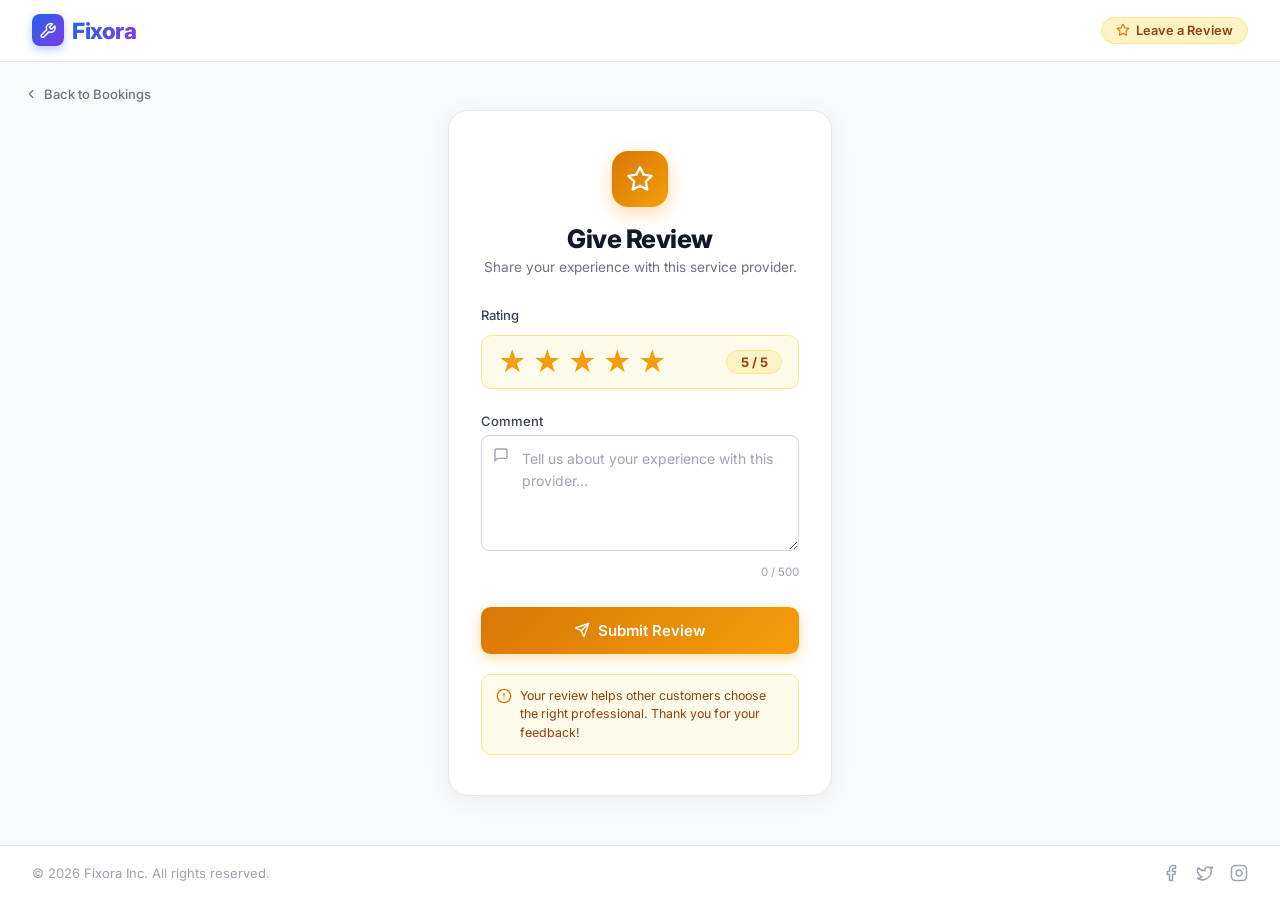
<file: src/main/resources/templates/review-form.html>
<!DOCTYPE html>
<html lang="en" xmlns:th="http://www.thymeleaf.org">
<head>
  <meta charset="UTF-8" />
  <meta name="viewport" content="width=device-width, initial-scale=1.0" />
  <title>Give Review — Fixora</title>
  <link href="https://fonts.googleapis.com/css2?family=Inter:wght@400;500;600;700;800&display=swap" rel="stylesheet" />
  <style>
    *, *::before, *::after { box-sizing: border-box; margin: 0; padding: 0; }
    body {
      font-family: 'Inter', -apple-system, BlinkMacSystemFont, sans-serif;
      background: #F9FAFB;
      color: #111827;
      min-height: 100vh;
      display: flex;
      flex-direction: column;
      -webkit-font-smoothing: antialiased;
    }
    a { text-decoration: none; color: inherit; }
    button { cursor: pointer; border: none; background: none; font-family: inherit; }

    /* ── Navbar ── */
    .navbar {
      background: rgba(255,255,255,0.92);
      backdrop-filter: blur(12px);
      -webkit-backdrop-filter: blur(12px);
      border-bottom: 1px solid #E5E7EB;
      padding: 0.9rem 2rem;
      display: flex; align-items: center; justify-content: space-between;
      position: sticky; top: 0; z-index: 50;
    }
    .logo { display: flex; align-items: center; gap: 0.5rem; cursor: pointer; }
    .logo-icon {
      width: 2rem; height: 2rem; border-radius: 0.5rem;
      background: linear-gradient(135deg, #2563EB, #7C3AED);
      display: flex; align-items: center; justify-content: center;
      box-shadow: 0 4px 10px rgba(37,99,235,0.3);
    }
    .logo-icon svg { width: 1.1rem; height: 1.1rem; stroke: #fff; fill: none; stroke-width: 2; stroke-linecap: round; stroke-linejoin: round; }
    .logo-text {
      font-size: 1.4rem; font-weight: 800; letter-spacing: -0.02em;
      background: linear-gradient(to right, #2563EB, #7C3AED);
      -webkit-background-clip: text; -webkit-text-fill-color: transparent; background-clip: text;
    }
    .nav-badge {
      display: flex; align-items: center; gap: 0.375rem;
      padding: 0.3rem 0.875rem; border-radius: 9999px;
      background: #FEF3C7; border: 1px solid #FDE68A;
      font-size: 0.8rem; font-weight: 600; color: #92400E;
    }
    .nav-badge svg { width: 0.875rem; height: 0.875rem; stroke: #D97706; fill: none; stroke-width: 2; stroke-linecap: round; stroke-linejoin: round; }

    /* ── Main ── */
    main {
      flex: 1; display: flex; align-items: center; justify-content: center;
      padding: 3rem 1rem; position: relative;
    }

    /* ── Back Link ── */
    .back-link {
      display: flex; align-items: center; gap: 0.375rem;
      font-size: 0.8125rem; font-weight: 500; color: #6B7280;
      transition: color 0.2s; position: absolute; top: 1.5rem; left: 1.5rem;
    }
    .back-link:hover { color: #2563EB; }
    .back-link svg { width: 0.875rem; height: 0.875rem; stroke: currentColor; fill: none; stroke-width: 2; stroke-linecap: round; stroke-linejoin: round; }

    /* ── Review Card ── */
    .review-card {
      background: #fff; border: 1px solid #E5E7EB;
      border-radius: 1.25rem; padding: 2.5rem 2rem;
      width: 100%; max-width: 24rem;
      box-shadow: 0 4px 24px rgba(0,0,0,0.06);
    }

    /* Card Header */
    .card-header { text-align: center; margin-bottom: 2rem; }
    .review-icon {
      width: 3.5rem; height: 3.5rem; border-radius: 1rem;
      background: linear-gradient(135deg, #D97706, #F59E0B);
      display: flex; align-items: center; justify-content: center;
      margin: 0 auto 1rem;
      box-shadow: 0 6px 18px rgba(245,158,11,0.35);
    }
    .review-icon svg { width: 1.75rem; height: 1.75rem; stroke: #fff; fill: none; stroke-width: 2; stroke-linecap: round; stroke-linejoin: round; }
    .card-header h2 { font-size: 1.6rem; font-weight: 800; color: #111827; letter-spacing: -0.02em; margin-bottom: 0.3rem; }
    .card-header p  { font-size: 0.85rem; color: #6B7280; }

    /* ── Form ── */
    .review-form { display: flex; flex-direction: column; gap: 1.25rem; }

    .field-group { display: flex; flex-direction: column; gap: 0.375rem; }
    .field-group label { font-size: 0.8125rem; font-weight: 500; color: #374151; }

    /* ── Star Rating Picker ── */
    .stars-label { font-size: 0.8125rem; font-weight: 500; color: #374151; margin-bottom: 0.375rem; }

    .star-picker {
      display: flex;
      align-items: center;
      gap: 0.375rem;
      padding: 0.75rem 1rem;
      background: #FFFBEB;
      border: 1px solid #FDE68A;
      border-radius: 0.625rem;
      margin-bottom: 0.25rem;
    }

    /* Hidden radio buttons — name="rating" preserved on the hidden select */
    .star-picker input[type="radio"] {
      display: none;
    }

    /* Visual star labels */
    .star-btn {
      font-size: 1.75rem;
      cursor: pointer;
      color: #D1D5DB;
      transition: color 0.15s, transform 0.15s;
      line-height: 1;
      user-select: none;
    }

    .star-btn:hover { transform: scale(1.2); }

    /* Filled stars via JS */
    .star-btn.filled { color: #F59E0B; }

    .star-count-label {
      margin-left: auto;
      font-size: 0.8125rem;
      font-weight: 700;
      color: #92400E;
      background: #FEF3C7;
      border: 1px solid #FDE68A;
      padding: 0.2rem 0.6rem;
      border-radius: 9999px;
      min-width: 3.5rem;
      text-align: center;
    }

    /* Hidden select — name="rating" submitted to backend, synced by JS */
    .rating-hidden {
      display: none;
    }

    /* ── Comment Textarea ── */
    .textarea-wrap { position: relative; }

    .textarea-icon {
      position: absolute;
      top: 0.75rem;
      left: 0.75rem;
      width: 1rem; height: 1rem;
      stroke: #9CA3AF; fill: none;
      stroke-width: 2; stroke-linecap: round; stroke-linejoin: round;
      pointer-events: none;
    }

    .review-form textarea {
      width: 100%;
      padding: 0.75rem 0.75rem 0.75rem 2.5rem;
      border: 1px solid #D1D5DB;
      border-radius: 0.5rem;
      font-size: 0.875rem;
      font-family: inherit;
      color: #111827;
      background: #fff;
      outline: none;
      resize: vertical;
      min-height: 7rem;
      transition: border-color 0.2s, box-shadow 0.2s;
      line-height: 1.6;
    }

    .review-form textarea::placeholder { color: #9CA3AF; }

    .review-form textarea:focus {
      border-color: #F59E0B;
      box-shadow: 0 0 0 3px rgba(245,158,11,0.12);
    }

    /* Character counter */
    .char-counter {
      text-align: right;
      font-size: 0.72rem;
      color: #9CA3AF;
      margin-top: 0.25rem;
    }

    /* ── Submit Button ── */
    .btn-submit {
      width: 100%; padding: 0.875rem 1rem;
      background: linear-gradient(135deg, #D97706, #F59E0B);
      color: #fff; border: none; border-radius: 0.6rem;
      font-size: 0.9375rem; font-weight: 600; font-family: inherit; cursor: pointer;
      display: flex; align-items: center; justify-content: center; gap: 0.5rem;
      box-shadow: 0 4px 14px rgba(245,158,11,0.35);
      transition: opacity 0.2s, transform 0.2s; margin-top: 0.5rem;
    }
    .btn-submit:hover  { opacity: 0.9; transform: translateY(-1px); }
    .btn-submit:active { transform: translateY(0); }
    .btn-submit svg { width: 1rem; height: 1rem; stroke: #fff; fill: none; stroke-width: 2; stroke-linecap: round; stroke-linejoin: round; }

    /* ── Info Note ── */
    .info-note {
      display: flex; align-items: flex-start; gap: 0.5rem;
      background: #FFFBEB; border: 1px solid #FDE68A;
      border-radius: 0.625rem; padding: 0.75rem 0.875rem; margin-top: 1.25rem;
    }
    .info-note svg { width: 1rem; height: 1rem; stroke: #D97706; fill: none; stroke-width: 2; stroke-linecap: round; stroke-linejoin: round; flex-shrink: 0; margin-top: 0.1rem; }
    .info-note p { font-size: 0.775rem; color: #92400E; line-height: 1.5; }

    /* ── Footer ── */
    footer {
      background: #fff; border-top: 1px solid #E5E7EB;
      padding: 1.125rem 2rem; display: flex;
      align-items: center; justify-content: space-between;
      flex-wrap: wrap; gap: 0.75rem;
    }
    .footer-copy { font-size: 0.8125rem; color: #9CA3AF; }
    .footer-socials { display: flex; gap: 1rem; }
    .footer-socials svg { width: 1.125rem; height: 1.125rem; stroke: #9CA3AF; fill: none; stroke-width: 2; stroke-linecap: round; stroke-linejoin: round; cursor: pointer; transition: stroke 0.2s; }
    .footer-socials svg:hover { stroke: #F59E0B; }

    /* Responsive */
    @media (max-width: 480px) {
      .navbar { padding: 0.875rem 1rem; }
      .review-card { padding: 2rem 1.25rem; }
      footer { padding: 1rem; justify-content: center; text-align: center; }
      .back-link { top: 1rem; left: 1rem; }
    }
  </style>
</head>
<body>

  <!-- ── Navbar ── -->
  <nav class="navbar">
    <a class="logo" href="/">
      <div class="logo-icon">
        <svg viewBox="0 0 24 24"><path d="M14.7 6.3a1 1 0 0 0 0 1.4l1.6 1.6a1 1 0 0 0 1.4 0l3.77-3.77a6 6 0 0 1-7.94 7.94l-6.91 6.91a2.12 2.12 0 0 1-3-3l6.91-6.91a6 6 0 0 1 7.94-7.94l-3.76 3.76z"/></svg>
      </div>
      <span class="logo-text">Fixora</span>
    </a>
    <div class="nav-badge">
      <svg viewBox="0 0 24 24"><polygon points="12 2 15.09 8.26 22 9.27 17 14.14 18.18 21.02 12 17.77 5.82 21.02 7 14.14 2 9.27 8.91 8.26 12 2"/></svg>
      Leave a Review
    </div>
  </nav>

  <!-- ── Main ── -->
  <main>

    <a class="back-link" href="/my-bookings">
      <svg viewBox="0 0 24 24"><polyline points="15 18 9 12 15 6"/></svg>
      Back to Bookings
    </a>

    <div class="review-card">

      <!-- Card Header -->
      <div class="card-header">
        <div class="review-icon">
          <svg viewBox="0 0 24 24"><polygon points="12 2 15.09 8.26 22 9.27 17 14.14 18.18 21.02 12 17.77 5.82 21.02 7 14.14 2 9.27 8.91 8.26 12 2"/></svg>
        </div>
        <h2>Give Review</h2>
        <p>Share your experience with this service provider.</p>
      </div>

      <!-- Form — action="/review/save" method="post" preserved exactly -->
      <form class="review-form" action="/review/save" method="post">

        <!-- Hidden partner ID — th:value="${review.partnerId}" preserved exactly -->
        <input type="hidden" name="partnerId" th:value="${review.partnerId}" />

        <!-- Star Rating — visual picker syncs to hidden select name="rating" -->
        <div class="field-group">
          <p class="stars-label">Rating</p>

          <!-- Visual star picker (purely presentational, syncs hidden select) -->
          <div class="star-picker" id="starPicker">
            <span class="star-btn" data-value="1">★</span>
            <span class="star-btn" data-value="2">★</span>
            <span class="star-btn" data-value="3">★</span>
            <span class="star-btn" data-value="4">★</span>
            <span class="star-btn" data-value="5">★</span>
            <span class="star-count-label" id="starLabel">5 / 5</span>
          </div>

          <!-- Hidden select — name="rating" with original option values preserved exactly,
               submitted to backend; value kept in sync by JS -->
          <select name="rating" id="ratingSelect" class="rating-hidden" required>
            <option value="5" selected>5</option>
            <option value="4">4</option>
            <option value="3">3</option>
            <option value="2">2</option>
            <option value="1">1</option>
          </select>
        </div>

        <!-- Comment — name="comment" preserved exactly -->
        <div class="field-group">
          <label for="comment">Comment</label>
          <div class="textarea-wrap">
            <svg class="textarea-icon" viewBox="0 0 24 24">
              <path d="M21 15a2 2 0 0 1-2 2H7l-4 4V5a2 2 0 0 1 2-2h14a2 2 0 0 1 2 2z"/>
            </svg>
            <textarea
              id="comment"
              name="comment"
              rows="4"
              maxlength="500"
              placeholder="Tell us about your experience with this provider…"
              oninput="updateCounter(this)"></textarea>
          </div>
          <p class="char-counter" id="charCounter">0 / 500</p>
        </div>

        <!-- Submit -->
        <button type="submit" class="btn-submit">
          <svg viewBox="0 0 24 24"><line x1="22" y1="2" x2="11" y2="13"/><polygon points="22 2 15 22 11 13 2 9 22 2"/></svg>
          Submit Review
        </button>

      </form>

      <!-- Info note -->
      <div class="info-note">
        <svg viewBox="0 0 24 24"><circle cx="12" cy="12" r="10"/><line x1="12" y1="8" x2="12" y2="12"/><line x1="12" y1="16" x2="12.01" y2="16"/></svg>
        <p>Your review helps other customers choose the right professional. Thank you for your feedback!</p>
      </div>

    </div>
  </main>

  <!-- ── Footer ── -->
  <footer>
    <span class="footer-copy">© <script>document.write(new Date().getFullYear())</script> Fixora Inc. All rights reserved.</span>
    <div class="footer-socials">
      <svg viewBox="0 0 24 24" title="Facebook"><path d="M18 2h-3a5 5 0 0 0-5 5v3H7v4h3v8h4v-8h3l1-4h-4V7a1 1 0 0 1 1-1h3z"/></svg>
      <svg viewBox="0 0 24 24" title="Twitter"><path d="M22 4s-.7 2.1-2 3.4c1.6 10-9.4 17.3-18 11.6 2.2.1 4.4-.6 6-2C3 15.5.5 9.6 3 5c2.2 2.6 5.6 4.1 9 4-.9-4.2 4-6.6 7-3.8 1.1 0 3-1.2 3-1.2z"/></svg>
      <svg viewBox="0 0 24 24" title="Instagram"><rect x="2" y="2" width="20" height="20" rx="5" ry="5"/><path d="M16 11.37A4 4 0 1 1 12.63 8 4 4 0 0 1 16 11.37z"/><line x1="17.5" y1="6.5" x2="17.51" y2="6.5"/></svg>
    </div>
  </footer>

  <script>
    // ── Star picker — syncs visual stars to hidden select name="rating" ──
    // The hidden <select name="rating"> with original option values is what gets submitted.
    const stars     = document.querySelectorAll('.star-btn');
    const select    = document.getElementById('ratingSelect');
    const starLabel = document.getElementById('starLabel');

    // Default: all 5 stars filled
    let currentRating = 5;
    fillStars(5);

    stars.forEach(star => {
      // Hover preview
      star.addEventListener('mouseenter', () => fillStars(+star.dataset.value));
      star.addEventListener('mouseleave', () => fillStars(currentRating));

      // Click — set rating
      star.addEventListener('click', () => {
        currentRating = +star.dataset.value;
        select.value  = currentRating;
        starLabel.textContent = currentRating + ' / 5';
        fillStars(currentRating);
      });
    });

    function fillStars(n) {
      stars.forEach(s => {
        s.classList.toggle('filled', +s.dataset.value <= n);
      });
    }

    // ── Character counter for textarea ──
    function updateCounter(el) {
      document.getElementById('charCounter').textContent = el.value.length + ' / 500';
    }
  </script>

</body>
</html>
</file>
